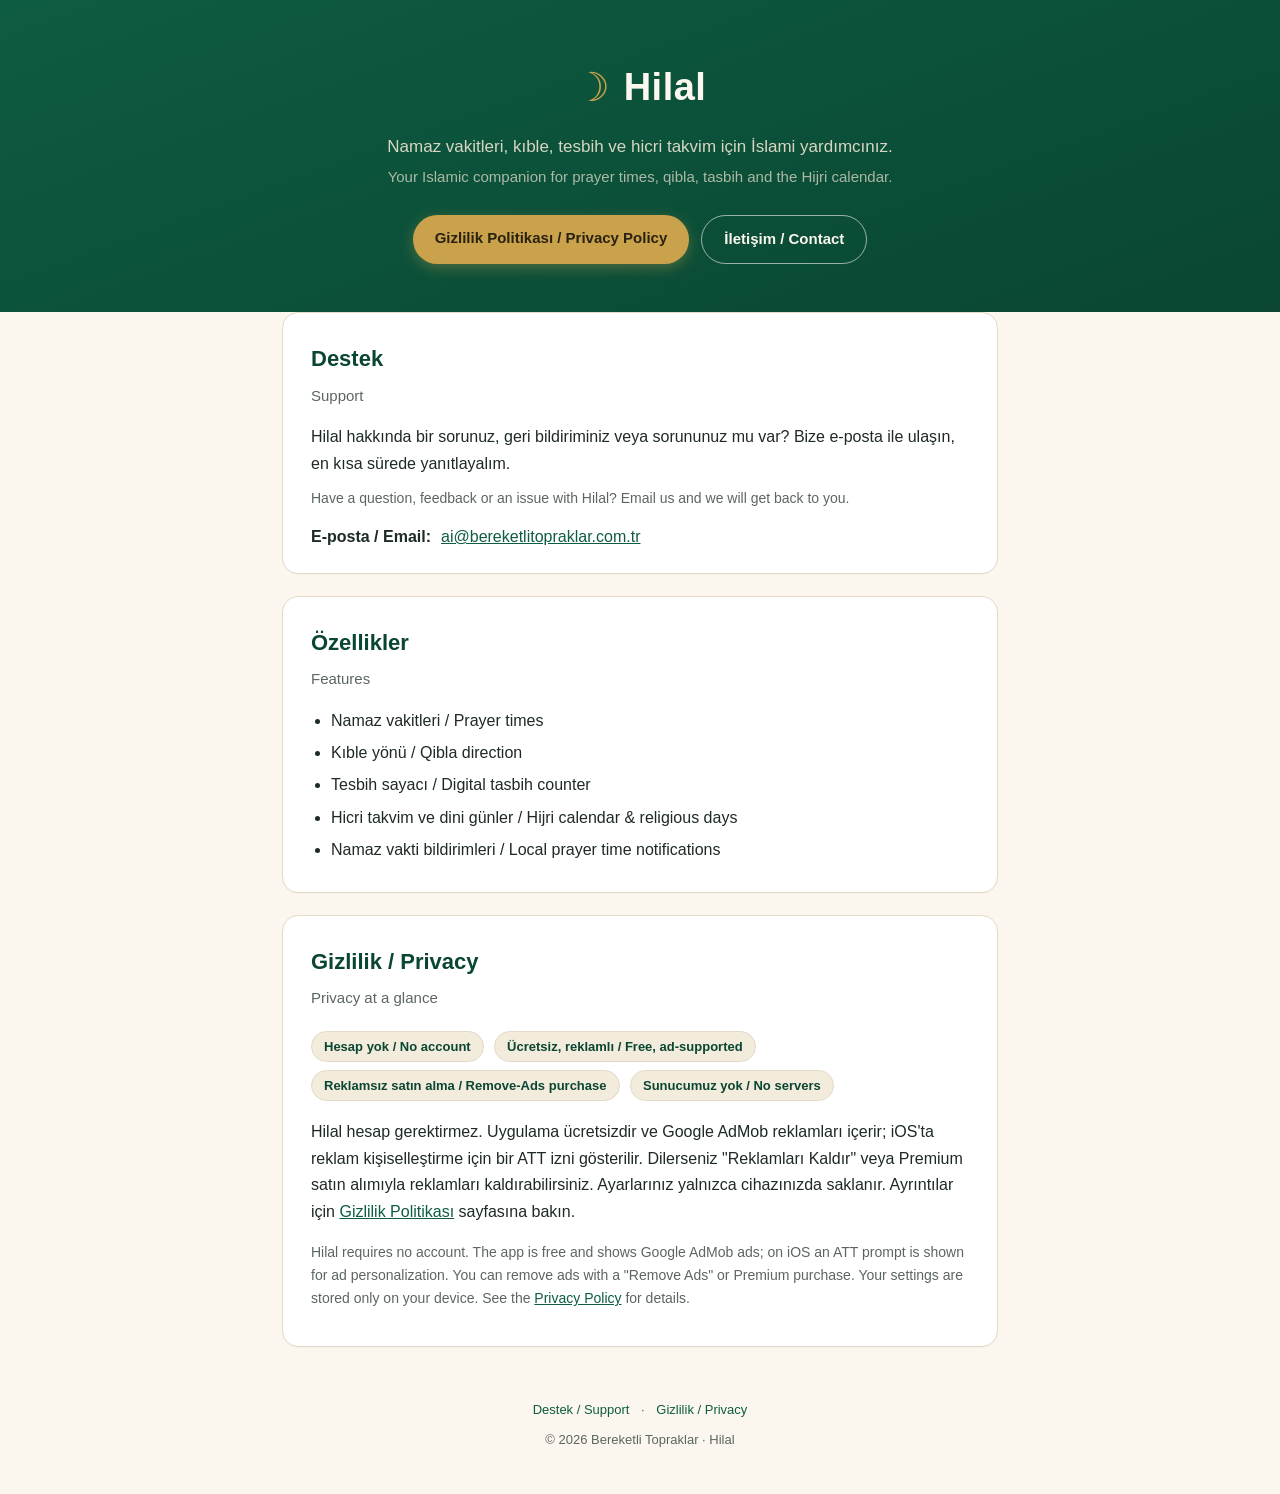
<file: hilal/index.html>
<!DOCTYPE html>
<html lang="en">
<head>
  <meta charset="UTF-8" />
  <meta name="viewport" content="width=device-width, initial-scale=1.0" />
  <title>Hilal — Support &amp; Destek</title>
  <meta name="description" content="Hilal — an Islamic companion app for prayer times, qibla, tasbih and the Hijri calendar. Support and contact." />
  <link rel="stylesheet" href="style.css" />
</head>
<body>
  <header class="site-header">
    <div class="container">
      <div class="brand">
        <span class="moon">&#9789;</span>
        <h1>Hilal</h1>
      </div>
      <p class="tagline">
        <span class="tr">Namaz vakitleri, kıble, tesbih ve hicri takvim için İslami yardımcınız.</span>
        <span class="en">Your Islamic companion for prayer times, qibla, tasbih and the Hijri calendar.</span>
      </p>
      <div class="actions">
        <a class="btn btn-gold" href="privacy.html">Gizlilik Politikası / Privacy Policy</a>
        <a class="btn btn-outline" href="mailto:ai@bereketlitopraklar.com.tr">İletişim / Contact</a>
      </div>
    </div>
  </header>

  <main class="container">
    <section class="card">
      <h2>Destek</h2>
      <p class="lead-en">Support</p>
      <p>
        Hilal hakkında bir sorunuz, geri bildiriminiz veya sorununuz mu var?
        Bize e-posta ile ulaşın, en kısa sürede yanıtlayalım.
      </p>
      <p style="color:var(--muted);font-size:14px;margin-top:-6px;">
        Have a question, feedback or an issue with Hilal? Email us and we will get back to you.
      </p>
      <div class="contact-row">
        <strong>E-posta / Email:</strong>
        <a href="mailto:ai@bereketlitopraklar.com.tr">ai@bereketlitopraklar.com.tr</a>
      </div>
    </section>

    <section class="card">
      <h2>Özellikler</h2>
      <p class="lead-en">Features</p>
      <ul class="features">
        <li>Namaz vakitleri / Prayer times</li>
        <li>Kıble yönü / Qibla direction</li>
        <li>Tesbih sayacı / Digital tasbih counter</li>
        <li>Hicri takvim ve dini günler / Hijri calendar &amp; religious days</li>
        <li>Namaz vakti bildirimleri / Local prayer time notifications</li>
      </ul>
    </section>

    <section class="card">
      <h2>Gizlilik / Privacy</h2>
      <p class="lead-en">Privacy at a glance</p>
      <div>
        <span class="badge">Hesap yok / No account</span>
        <span class="badge">Ücretsiz, reklamlı / Free, ad-supported</span>
        <span class="badge">Reklamsız satın alma / Remove-Ads purchase</span>
        <span class="badge">Sunucumuz yok / No servers</span>
      </div>
      <p style="margin-top:14px;">
        Hilal hesap gerektirmez. Uygulama ücretsizdir ve Google AdMob reklamları içerir; iOS'ta
        reklam kişiselleştirme için bir ATT izni gösterilir. Dilerseniz "Reklamları Kaldır" veya
        Premium satın alımıyla reklamları kaldırabilirsiniz. Ayarlarınız yalnızca cihazınızda
        saklanır. Ayrıntılar için <a href="privacy.html">Gizlilik Politikası</a> sayfasına bakın.
      </p>
      <p style="color:var(--muted);font-size:14px;">
        Hilal requires no account. The app is free and shows Google AdMob ads; on iOS an ATT
        prompt is shown for ad personalization. You can remove ads with a "Remove Ads" or Premium
        purchase. Your settings are stored only on your device. See the
        <a href="privacy.html">Privacy Policy</a> for details.
      </p>
    </section>
  </main>

  <footer class="site-footer">
    <div class="container">
      <div class="nav">
        <a href="index.html">Destek / Support</a> ·
        <a href="privacy.html">Gizlilik / Privacy</a>
      </div>
      <div>&copy; 2026 Bereketli Topraklar · Hilal</div>
    </div>
  </footer>
</body>
</html>
</file>
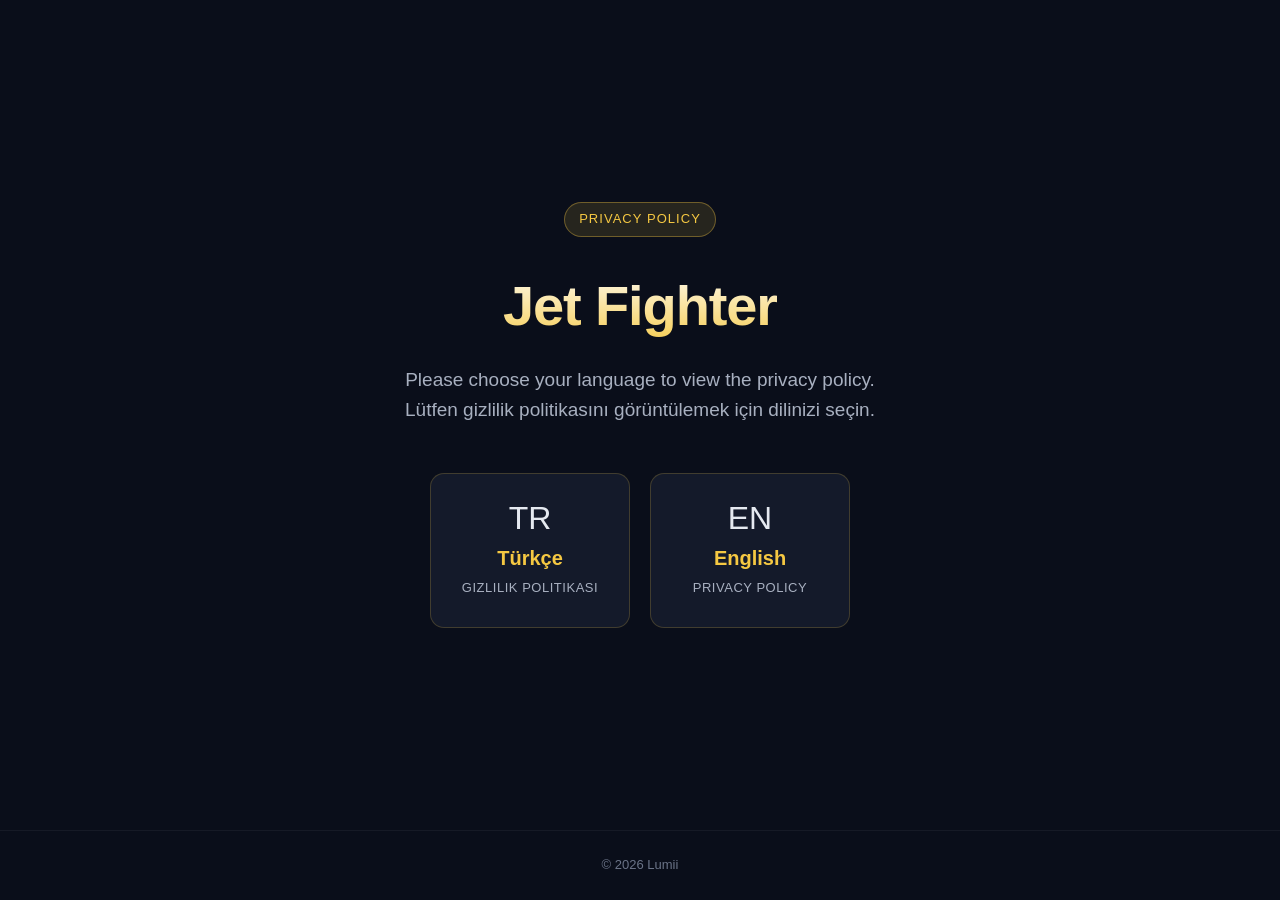
<file: jetfighter/index.html>
<!DOCTYPE html>
<html lang="en">
<head>
<meta charset="UTF-8">
<meta name="viewport" content="width=device-width, initial-scale=1">
<meta name="description" content="Jet Fighter — Privacy Policy. Choose your language.">
<title>Jet Fighter — Privacy Policy</title>
<style>
  *,*::before,*::after{box-sizing:border-box;margin:0;padding:0}
  html,body{height:100%}
  body{
    font-family:-apple-system,BlinkMacSystemFont,"Segoe UI",sans-serif;
    background:#0a0e1a;
    color:#e5e9f0;
    line-height:1.6;
    -webkit-font-smoothing:antialiased;
    display:flex;
    flex-direction:column;
    min-height:100vh;
  }
  main{
    flex:1;
    display:flex;
    flex-direction:column;
    justify-content:center;
    align-items:center;
    padding:24px;
    text-align:center;
  }
  .badge{
    display:inline-block;
    padding:6px 14px;
    background:rgba(245,200,66,.12);
    color:#f5c842;
    border:1px solid rgba(245,200,66,.35);
    border-radius:999px;
    font-size:13px;
    letter-spacing:.08em;
    text-transform:uppercase;
    margin-bottom:24px;
  }
  h1{
    font-size:clamp(36px,7vw,56px);
    font-weight:800;
    letter-spacing:-.02em;
    margin-bottom:14px;
    background:linear-gradient(180deg,#fff 0%,#f5c842 100%);
    -webkit-background-clip:text;
    background-clip:text;
    -webkit-text-fill-color:transparent;
  }
  .subtitle{
    font-size:clamp(16px,2.4vw,19px);
    color:#a8b0c0;
    margin-bottom:48px;
    max-width:520px;
  }
  .lang-grid{
    display:grid;
    grid-template-columns:1fr;
    gap:16px;
    width:100%;
    max-width:420px;
  }
  @media(min-width:520px){
    .lang-grid{grid-template-columns:1fr 1fr;gap:20px}
  }
  .lang-btn{
    display:flex;
    flex-direction:column;
    align-items:center;
    justify-content:center;
    padding:28px 20px;
    background:#141a2a;
    color:#e5e9f0;
    text-decoration:none;
    border:1px solid rgba(245,200,66,.2);
    border-radius:14px;
    transition:transform .15s ease, border-color .15s ease, background .15s ease;
  }
  .lang-btn:hover,.lang-btn:focus{
    transform:translateY(-2px);
    border-color:#f5c842;
    background:#1a2138;
    outline:none;
  }
  .lang-btn .flag{font-size:32px;margin-bottom:8px;line-height:1}
  .lang-btn .name{font-size:20px;font-weight:700;color:#f5c842;margin-bottom:4px}
  .lang-btn .label{font-size:13px;color:#a8b0c0;letter-spacing:.04em;text-transform:uppercase}
  footer{
    padding:24px;
    text-align:center;
    color:#6b7488;
    font-size:13px;
    border-top:1px solid rgba(255,255,255,.05);
  }
  @media print{
    body{background:#fff;color:#000}
    .lang-btn{border:1px solid #000;background:#fff;color:#000}
    .lang-btn .name{color:#000}
  }
</style>
</head>
<body>
<main>
  <span class="badge">Privacy Policy</span>
  <h1>Jet Fighter</h1>
  <p class="subtitle">Please choose your language to view the privacy policy.<br>Lütfen gizlilik politikasını görüntülemek için dilinizi seçin.</p>
  <nav class="lang-grid" aria-label="Language selection">
    <a class="lang-btn" href="/jetfighter/tr" hreflang="tr">
      <span class="flag" aria-hidden="true">TR</span>
      <span class="name">Türkçe</span>
      <span class="label">Gizlilik Politikası</span>
    </a>
    <a class="lang-btn" href="/jetfighter/en" hreflang="en">
      <span class="flag" aria-hidden="true">EN</span>
      <span class="name">English</span>
      <span class="label">Privacy Policy</span>
    </a>
  </nav>
</main>
<footer>© 2026 Lumii</footer>
</body>
</html>
</file>
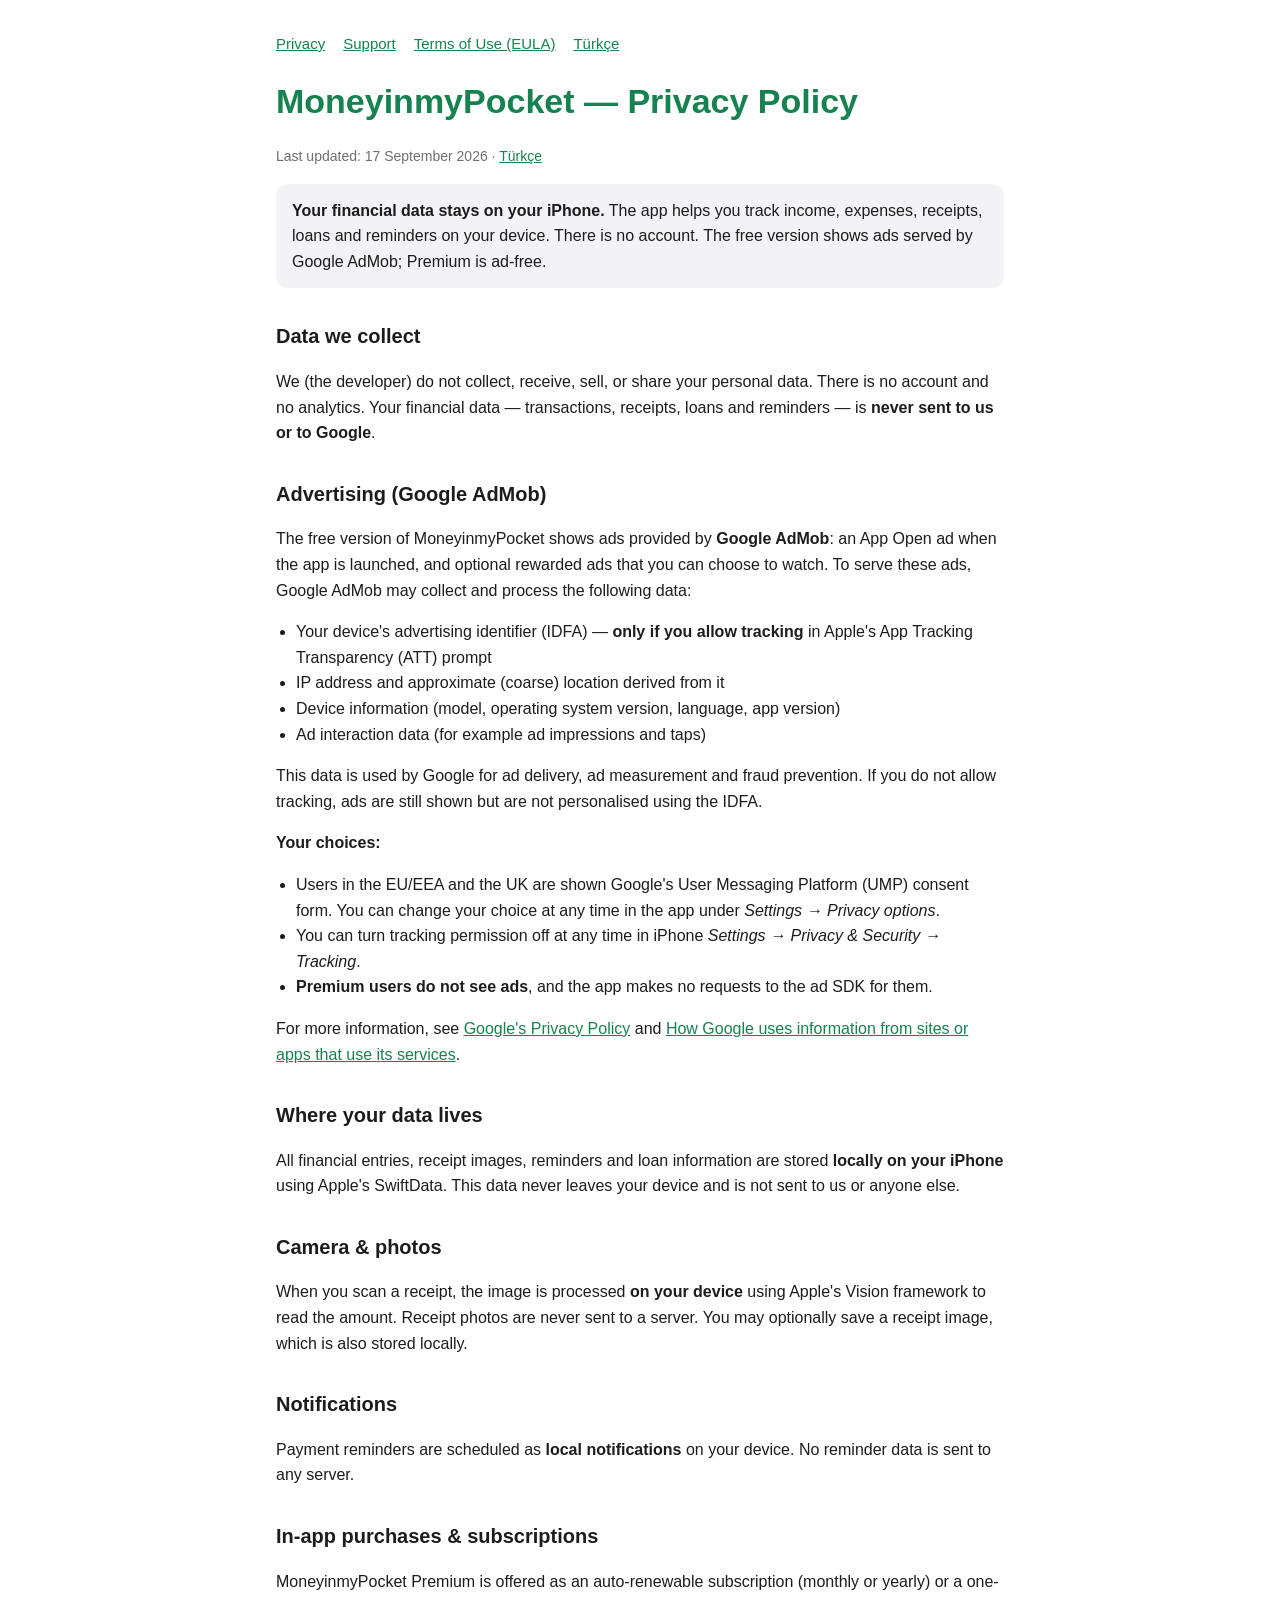
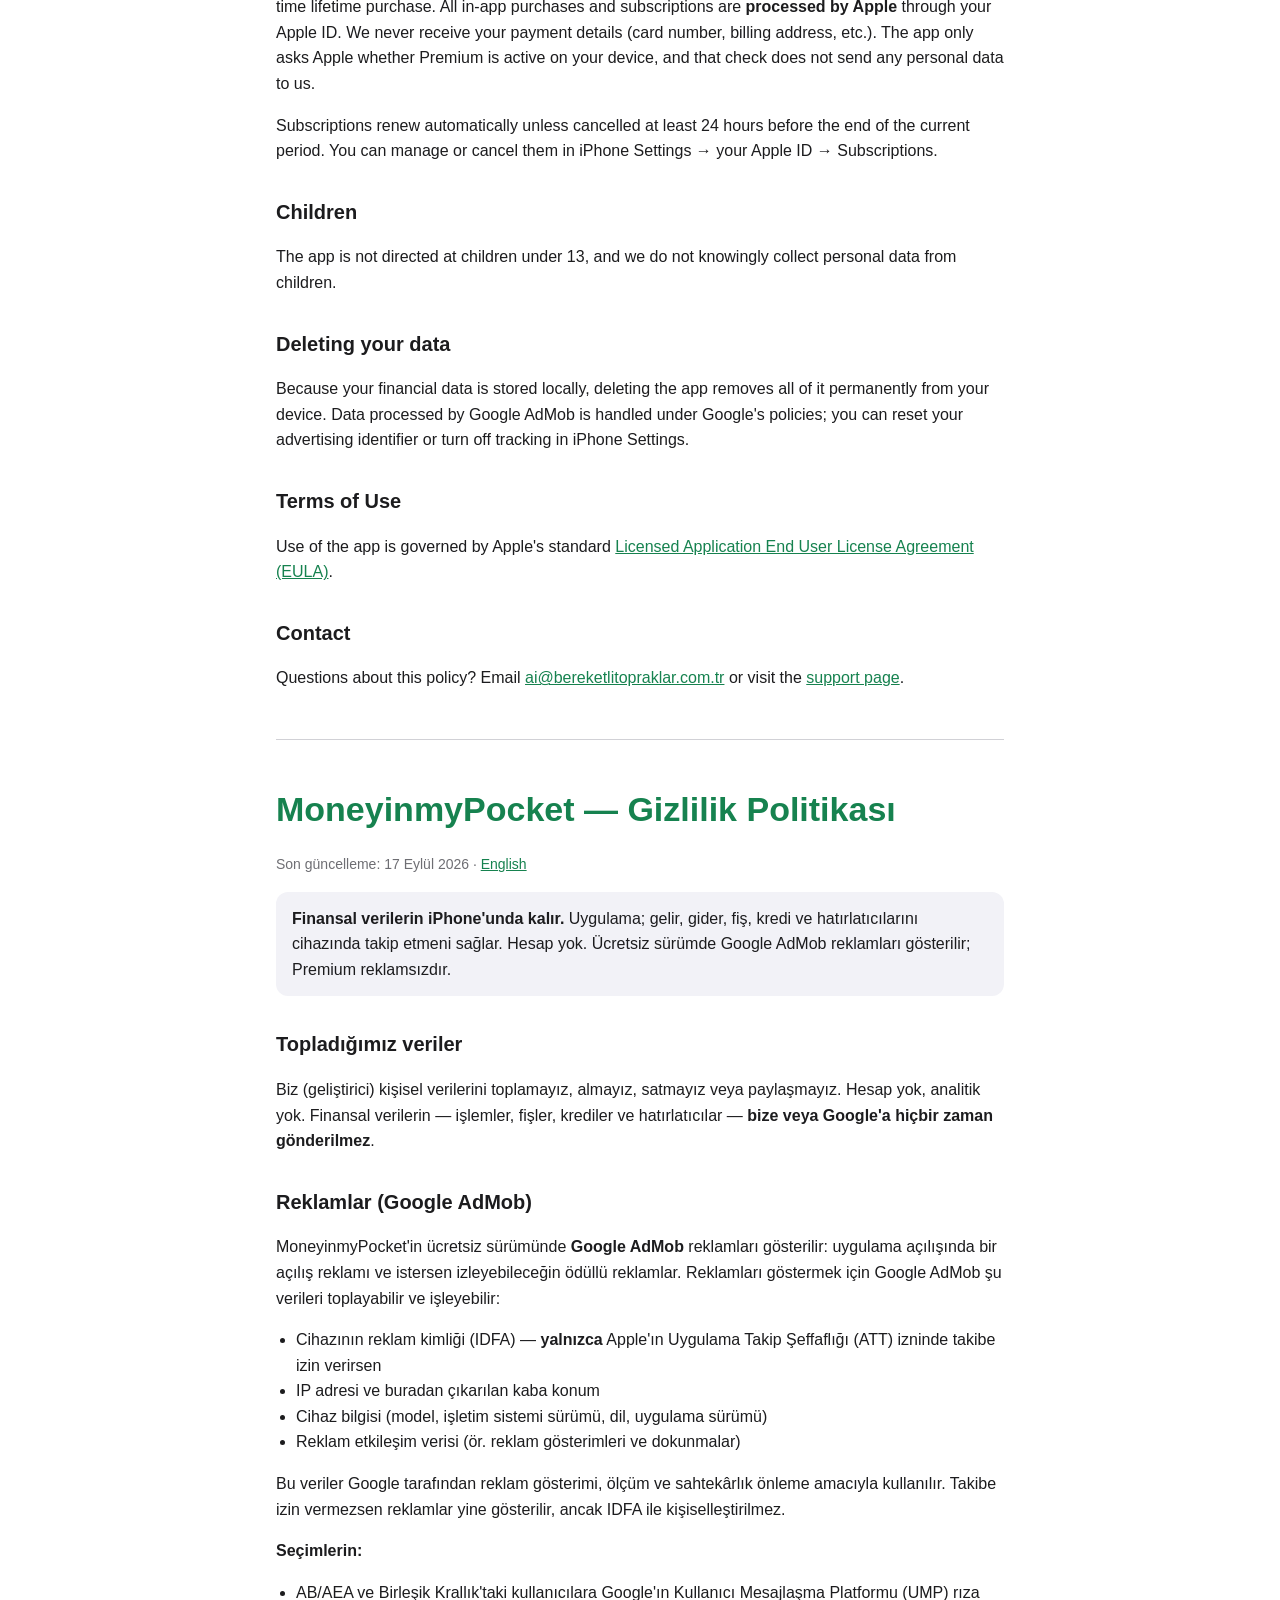
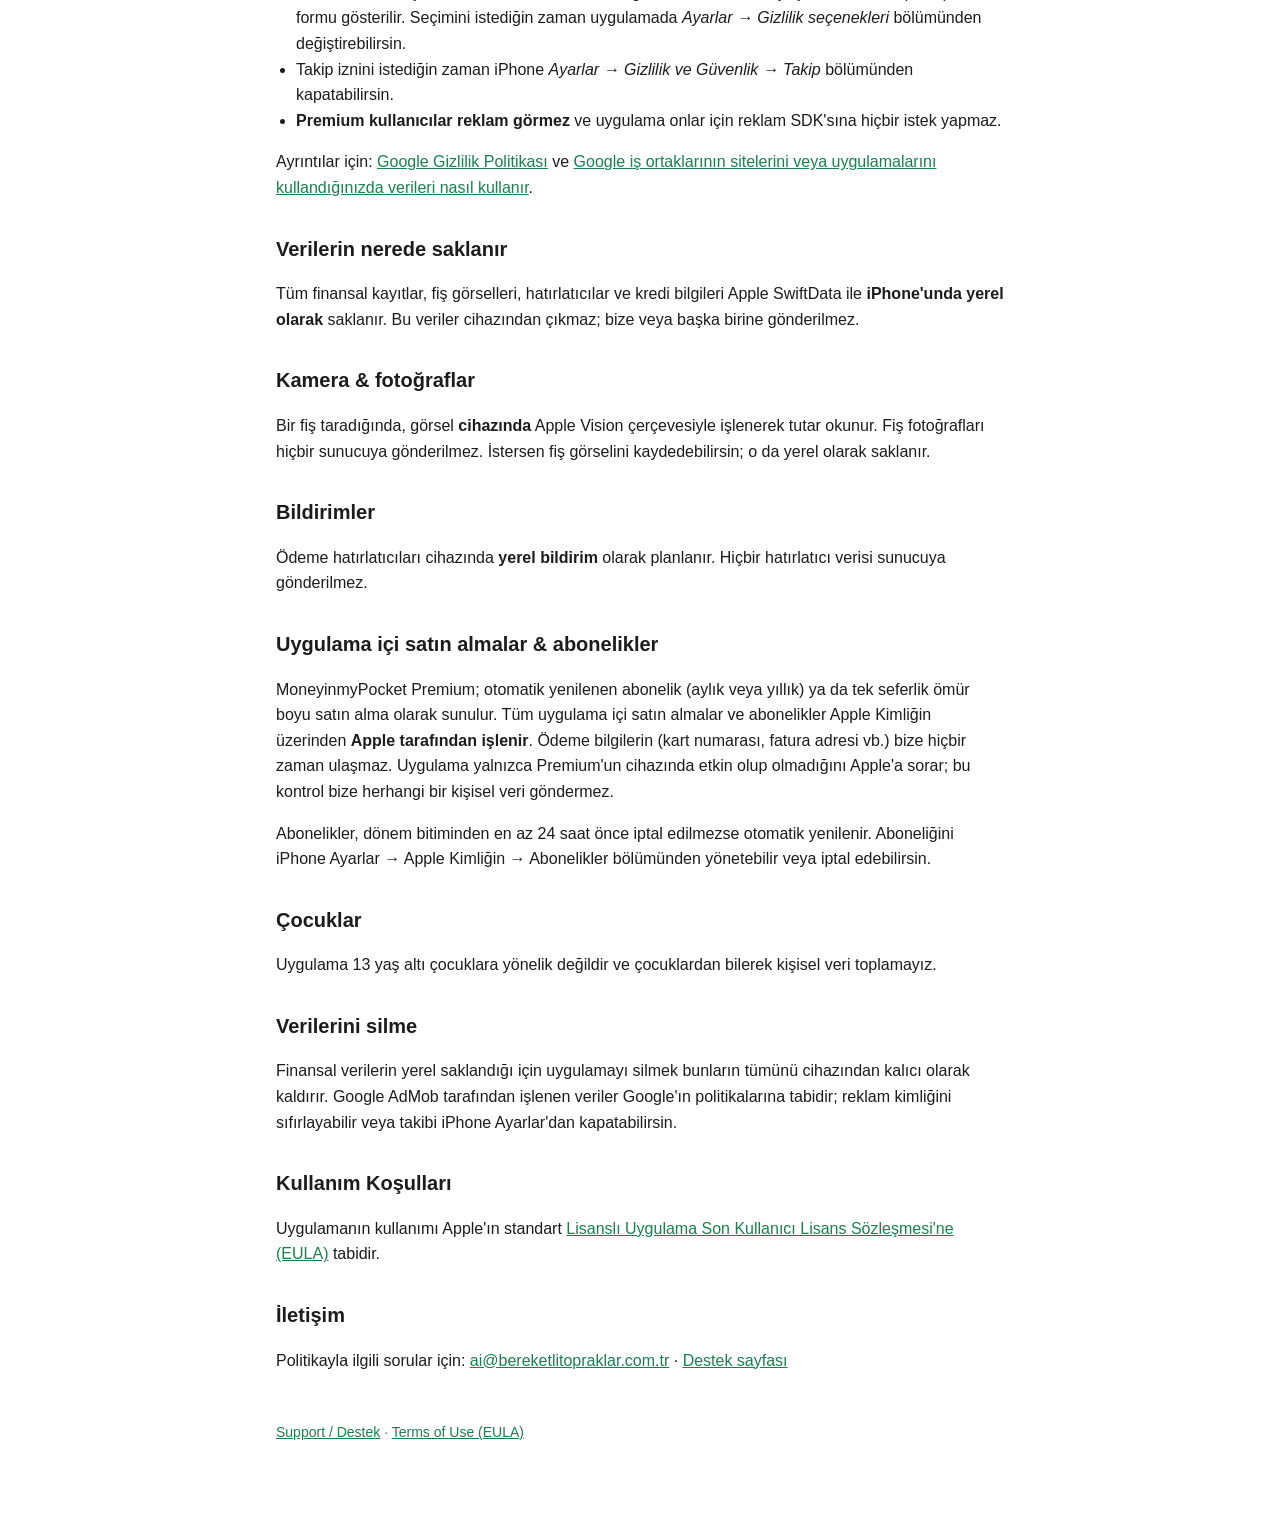
<file: moneyinmypocket/index.html>
<!DOCTYPE html>
<html lang="en">
<head>
<meta charset="UTF-8">
<meta name="viewport" content="width=device-width, initial-scale=1.0">
<title>MoneyinmyPocket — Privacy Policy</title>
<meta name="description" content="MoneyinmyPocket privacy policy: your financial data stays on your iPhone; the free version shows Google AdMob ads, Premium is ad-free.">
<style>
  :root { color-scheme: light dark; --fg:#1c1c1e; --bg:#fff; --muted:#6e6e73; --accent:#16824f; --line:#d1d1d6; --soft:#f2f2f7; }
  @media (prefers-color-scheme: dark){ :root{ --fg:#e5e5e7; --bg:#000; --muted:#98989d; --accent:#4dd07e; --line:#38383a; --soft:#1c1c1e; } }
  * { box-sizing: border-box; }
  body { font-family: -apple-system, BlinkMacSystemFont, "Segoe UI", Roboto, sans-serif;
         max-width: 760px; margin: 0 auto; padding: 32px 16px 80px; line-height: 1.6;
         color: var(--fg); background: var(--bg); overflow-wrap: anywhere; }
  nav { display: flex; flex-wrap: wrap; gap: 8px 18px; font-size: 15px; margin-bottom: 24px; }
  h1 { color: var(--accent); line-height: 1.25; font-size: clamp(26px, 6vw, 34px); }
  h2 { margin-top: 32px; font-size: 20px; }
  .lang { font-size: 14px; color: var(--muted); }
  ul { padding-left: 20px; margin: 4px 0 12px; }
  .note { background: var(--soft); border-radius: 12px; padding: 14px 16px; }
  hr { border: none; border-top: 1px solid var(--line); margin: 48px 0; }
  a { color: var(--accent); }
  footer { margin-top: 48px; font-size: 14px; color: var(--muted); }
</style>
</head>
<body>

<nav>
  <a href="/moneyinmypocket/">Privacy</a>
  <a href="/moneyinmypocket/support">Support</a>
  <a href="https://www.apple.com/legal/internet-services/itunes/dev/stdeula/">Terms of Use (EULA)</a>
  <a href="#tr">Türkçe</a>
</nav>

<h1>MoneyinmyPocket — Privacy Policy</h1>
<p class="lang">Last updated: 17 September 2026 · <a href="#tr">Türkçe</a></p>

<p class="note"><strong>Your financial data stays on your iPhone.</strong> The app helps you track income, expenses, receipts, loans and reminders on your device. There is no account. The free version shows ads served by Google AdMob; Premium is ad-free.</p>

<h2>Data we collect</h2>
<p>We (the developer) do not collect, receive, sell, or share your personal data. There is no account and no analytics. Your financial data — transactions, receipts, loans and reminders — is <strong>never sent to us or to Google</strong>.</p>

<h2 id="ads">Advertising (Google AdMob)</h2>
<p>The free version of MoneyinmyPocket shows ads provided by <strong>Google AdMob</strong>: an App Open ad when the app is launched, and optional rewarded ads that you can choose to watch. To serve these ads, Google AdMob may collect and process the following data:</p>
<ul>
  <li>Your device's advertising identifier (IDFA) — <strong>only if you allow tracking</strong> in Apple's App Tracking Transparency (ATT) prompt</li>
  <li>IP address and approximate (coarse) location derived from it</li>
  <li>Device information (model, operating system version, language, app version)</li>
  <li>Ad interaction data (for example ad impressions and taps)</li>
</ul>
<p>This data is used by Google for ad delivery, ad measurement and fraud prevention. If you do not allow tracking, ads are still shown but are not personalised using the IDFA.</p>
<p><strong>Your choices:</strong></p>
<ul>
  <li>Users in the EU/EEA and the UK are shown Google's User Messaging Platform (UMP) consent form. You can change your choice at any time in the app under <em>Settings → Privacy options</em>.</li>
  <li>You can turn tracking permission off at any time in iPhone <em>Settings → Privacy &amp; Security → Tracking</em>.</li>
  <li><strong>Premium users do not see ads</strong>, and the app makes no requests to the ad SDK for them.</li>
</ul>
<p>For more information, see <a href="https://policies.google.com/privacy">Google's Privacy Policy</a> and <a href="https://policies.google.com/technologies/partner-sites">How Google uses information from sites or apps that use its services</a>.</p>

<h2>Where your data lives</h2>
<p>All financial entries, receipt images, reminders and loan information are stored <strong>locally on your iPhone</strong> using Apple's SwiftData. This data never leaves your device and is not sent to us or anyone else.</p>

<h2>Camera &amp; photos</h2>
<p>When you scan a receipt, the image is processed <strong>on your device</strong> using Apple's Vision framework to read the amount. Receipt photos are never sent to a server. You may optionally save a receipt image, which is also stored locally.</p>

<h2>Notifications</h2>
<p>Payment reminders are scheduled as <strong>local notifications</strong> on your device. No reminder data is sent to any server.</p>

<h2 id="purchases">In-app purchases &amp; subscriptions</h2>
<p>MoneyinmyPocket Premium is offered as an auto-renewable subscription (monthly or yearly) or a one-time lifetime purchase. All in-app purchases and subscriptions are <strong>processed by Apple</strong> through your Apple ID. We never receive your payment details (card number, billing address, etc.). The app only asks Apple whether Premium is active on your device, and that check does not send any personal data to us.</p>
<p>Subscriptions renew automatically unless cancelled at least 24 hours before the end of the current period. You can manage or cancel them in iPhone Settings → your Apple ID → Subscriptions.</p>

<h2>Children</h2>
<p>The app is not directed at children under 13, and we do not knowingly collect personal data from children.</p>

<h2>Deleting your data</h2>
<p>Because your financial data is stored locally, deleting the app removes all of it permanently from your device. Data processed by Google AdMob is handled under Google's policies; you can reset your advertising identifier or turn off tracking in iPhone Settings.</p>

<h2>Terms of Use</h2>
<p>Use of the app is governed by Apple's standard <a href="https://www.apple.com/legal/internet-services/itunes/dev/stdeula/">Licensed Application End User License Agreement (EULA)</a>.</p>

<h2>Contact</h2>
<p>Questions about this policy? Email <a href="mailto:ai@bereketlitopraklar.com.tr">ai@bereketlitopraklar.com.tr</a> or visit the <a href="/moneyinmypocket/support">support page</a>.</p>

<hr>

<h1 id="tr">MoneyinmyPocket — Gizlilik Politikası</h1>
<p class="lang">Son güncelleme: 17 Eylül 2026 · <a href="#">English</a></p>

<p class="note"><strong>Finansal verilerin iPhone'unda kalır.</strong> Uygulama; gelir, gider, fiş, kredi ve hatırlatıcılarını cihazında takip etmeni sağlar. Hesap yok. Ücretsiz sürümde Google AdMob reklamları gösterilir; Premium reklamsızdır.</p>

<h2>Topladığımız veriler</h2>
<p>Biz (geliştirici) kişisel verilerini toplamayız, almayız, satmayız veya paylaşmayız. Hesap yok, analitik yok. Finansal verilerin — işlemler, fişler, krediler ve hatırlatıcılar — <strong>bize veya Google'a hiçbir zaman gönderilmez</strong>.</p>

<h2 id="reklamlar">Reklamlar (Google AdMob)</h2>
<p>MoneyinmyPocket'in ücretsiz sürümünde <strong>Google AdMob</strong> reklamları gösterilir: uygulama açılışında bir açılış reklamı ve istersen izleyebileceğin ödüllü reklamlar. Reklamları göstermek için Google AdMob şu verileri toplayabilir ve işleyebilir:</p>
<ul>
  <li>Cihazının reklam kimliği (IDFA) — <strong>yalnızca</strong> Apple'ın Uygulama Takip Şeffaflığı (ATT) izninde takibe izin verirsen</li>
  <li>IP adresi ve buradan çıkarılan kaba konum</li>
  <li>Cihaz bilgisi (model, işletim sistemi sürümü, dil, uygulama sürümü)</li>
  <li>Reklam etkileşim verisi (ör. reklam gösterimleri ve dokunmalar)</li>
</ul>
<p>Bu veriler Google tarafından reklam gösterimi, ölçüm ve sahtekârlık önleme amacıyla kullanılır. Takibe izin vermezsen reklamlar yine gösterilir, ancak IDFA ile kişiselleştirilmez.</p>
<p><strong>Seçimlerin:</strong></p>
<ul>
  <li>AB/AEA ve Birleşik Krallık'taki kullanıcılara Google'ın Kullanıcı Mesajlaşma Platformu (UMP) rıza formu gösterilir. Seçimini istediğin zaman uygulamada <em>Ayarlar → Gizlilik seçenekleri</em> bölümünden değiştirebilirsin.</li>
  <li>Takip iznini istediğin zaman iPhone <em>Ayarlar → Gizlilik ve Güvenlik → Takip</em> bölümünden kapatabilirsin.</li>
  <li><strong>Premium kullanıcılar reklam görmez</strong> ve uygulama onlar için reklam SDK'sına hiçbir istek yapmaz.</li>
</ul>
<p>Ayrıntılar için: <a href="https://policies.google.com/privacy">Google Gizlilik Politikası</a> ve <a href="https://policies.google.com/technologies/partner-sites">Google iş ortaklarının sitelerini veya uygulamalarını kullandığınızda verileri nasıl kullanır</a>.</p>

<h2>Verilerin nerede saklanır</h2>
<p>Tüm finansal kayıtlar, fiş görselleri, hatırlatıcılar ve kredi bilgileri Apple SwiftData ile <strong>iPhone'unda yerel olarak</strong> saklanır. Bu veriler cihazından çıkmaz; bize veya başka birine gönderilmez.</p>

<h2>Kamera &amp; fotoğraflar</h2>
<p>Bir fiş taradığında, görsel <strong>cihazında</strong> Apple Vision çerçevesiyle işlenerek tutar okunur. Fiş fotoğrafları hiçbir sunucuya gönderilmez. İstersen fiş görselini kaydedebilirsin; o da yerel olarak saklanır.</p>

<h2>Bildirimler</h2>
<p>Ödeme hatırlatıcıları cihazında <strong>yerel bildirim</strong> olarak planlanır. Hiçbir hatırlatıcı verisi sunucuya gönderilmez.</p>

<h2 id="satin-alma">Uygulama içi satın almalar &amp; abonelikler</h2>
<p>MoneyinmyPocket Premium; otomatik yenilenen abonelik (aylık veya yıllık) ya da tek seferlik ömür boyu satın alma olarak sunulur. Tüm uygulama içi satın almalar ve abonelikler Apple Kimliğin üzerinden <strong>Apple tarafından işlenir</strong>. Ödeme bilgilerin (kart numarası, fatura adresi vb.) bize hiçbir zaman ulaşmaz. Uygulama yalnızca Premium'un cihazında etkin olup olmadığını Apple'a sorar; bu kontrol bize herhangi bir kişisel veri göndermez.</p>
<p>Abonelikler, dönem bitiminden en az 24 saat önce iptal edilmezse otomatik yenilenir. Aboneliğini iPhone Ayarlar → Apple Kimliğin → Abonelikler bölümünden yönetebilir veya iptal edebilirsin.</p>

<h2>Çocuklar</h2>
<p>Uygulama 13 yaş altı çocuklara yönelik değildir ve çocuklardan bilerek kişisel veri toplamayız.</p>

<h2>Verilerini silme</h2>
<p>Finansal verilerin yerel saklandığı için uygulamayı silmek bunların tümünü cihazından kalıcı olarak kaldırır. Google AdMob tarafından işlenen veriler Google'ın politikalarına tabidir; reklam kimliğini sıfırlayabilir veya takibi iPhone Ayarlar'dan kapatabilirsin.</p>

<h2>Kullanım Koşulları</h2>
<p>Uygulamanın kullanımı Apple'ın standart <a href="https://www.apple.com/legal/internet-services/itunes/dev/stdeula/">Lisanslı Uygulama Son Kullanıcı Lisans Sözleşmesi'ne (EULA)</a> tabidir.</p>

<h2>İletişim</h2>
<p>Politikayla ilgili sorular için: <a href="mailto:ai@bereketlitopraklar.com.tr">ai@bereketlitopraklar.com.tr</a> · <a href="/moneyinmypocket/support#tr">Destek sayfası</a></p>

<footer>
  <a href="/moneyinmypocket/support">Support / Destek</a> ·
  <a href="https://www.apple.com/legal/internet-services/itunes/dev/stdeula/">Terms of Use (EULA)</a>
</footer>

</body>
</html>
</file>
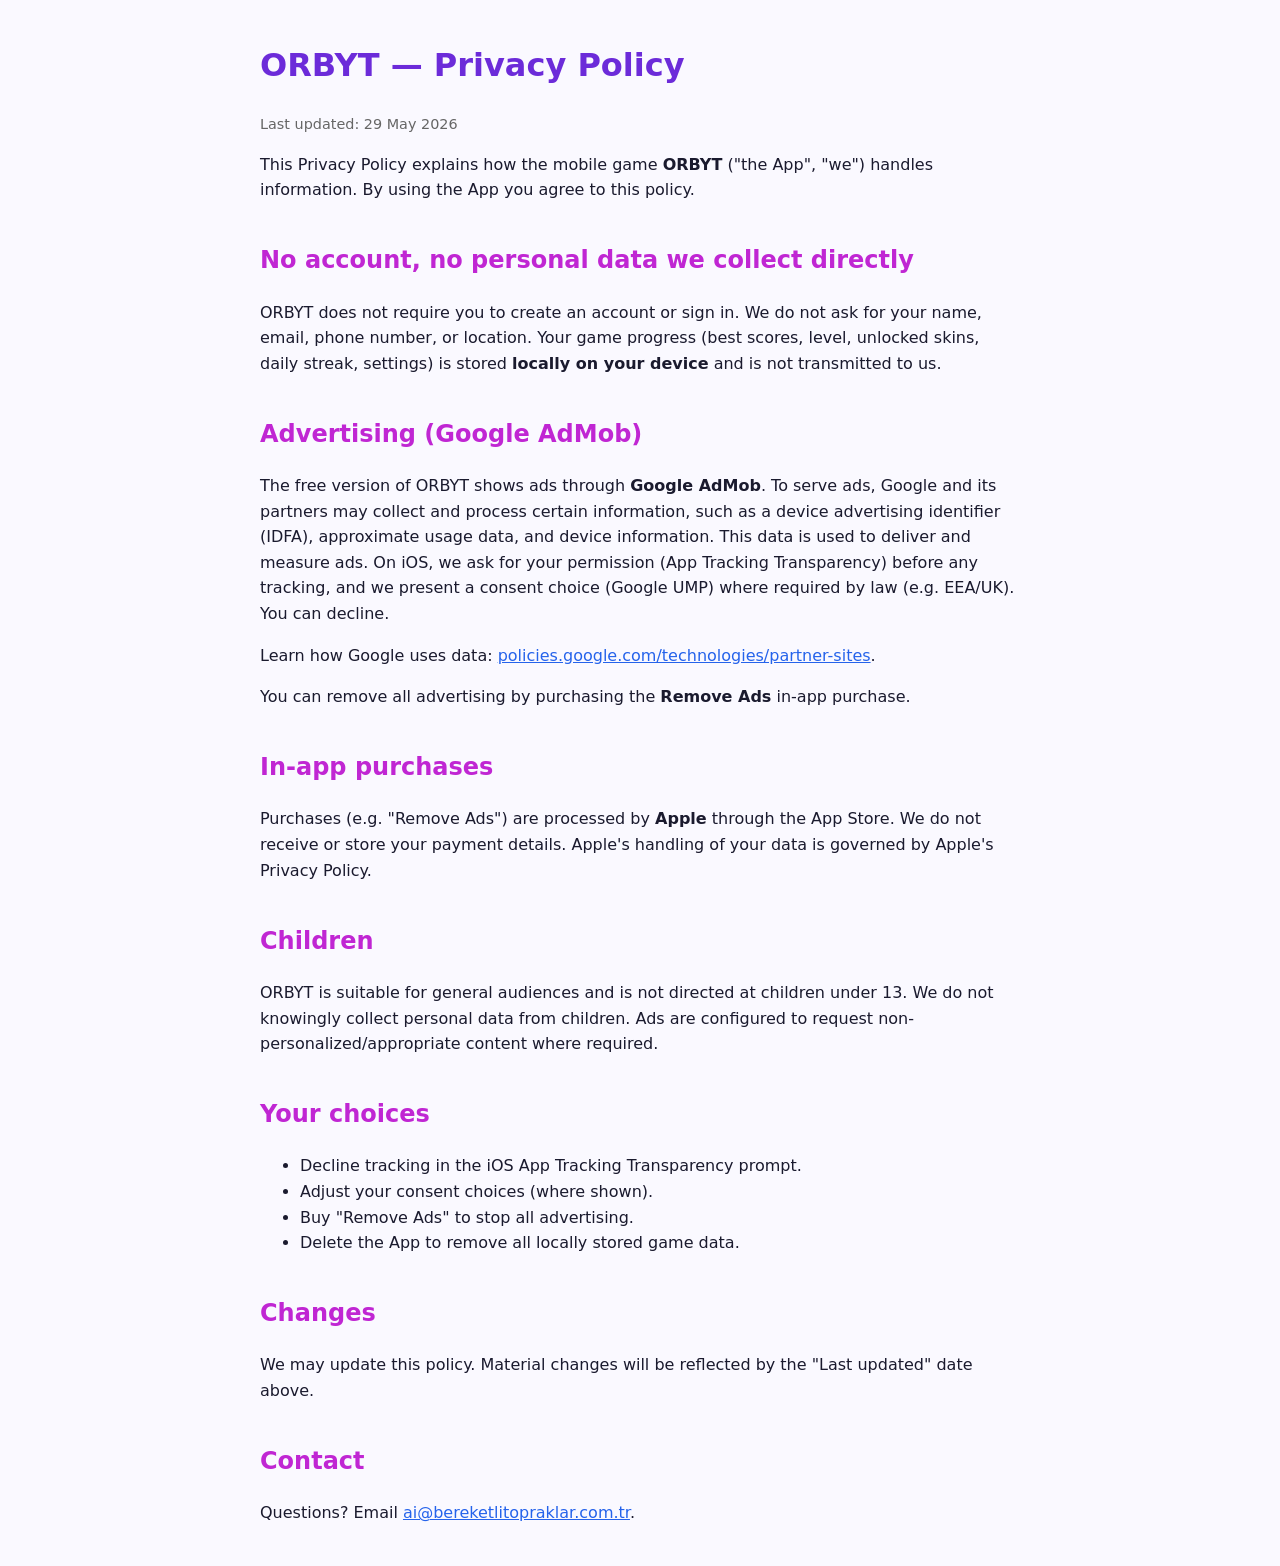
<file: orbyt/index.html>
<!DOCTYPE html>
<html lang="en">
<head>
<meta charset="utf-8">
<meta name="viewport" content="width=device-width, initial-scale=1">
<title>ORBYT — Privacy Policy</title>
<style>
  body { font-family: -apple-system, system-ui, Segoe UI, Roboto, sans-serif;
         max-width: 760px; margin: 40px auto; padding: 0 20px; line-height: 1.6;
         color: #1a1a2e; background: #faf9ff; }
  h1 { color: #6c2bd9; } h2 { color: #c026d3; margin-top: 1.6em; }
  a { color: #2563eb; } code { background: #efeaff; padding: 1px 5px; border-radius: 4px; }
  .muted { color: #666; font-size: 0.9em; }
</style>
</head>
<body>
<h1>ORBYT — Privacy Policy</h1>
<p class="muted">Last updated: 29 May 2026</p>

<p>This Privacy Policy explains how the mobile game <strong>ORBYT</strong> ("the App", "we") handles
information. By using the App you agree to this policy.</p>

<h2>No account, no personal data we collect directly</h2>
<p>ORBYT does not require you to create an account or sign in. We do not ask for your name, email,
phone number, or location. Your game progress (best scores, level, unlocked skins, daily streak,
settings) is stored <strong>locally on your device</strong> and is not transmitted to us.</p>

<h2>Advertising (Google AdMob)</h2>
<p>The free version of ORBYT shows ads through <strong>Google AdMob</strong>. To serve ads, Google and
its partners may collect and process certain information, such as a device advertising identifier
(IDFA), approximate usage data, and device information. This data is used to deliver and measure ads.
On iOS, we ask for your permission (App Tracking Transparency) before any tracking, and we present a
consent choice (Google UMP) where required by law (e.g. EEA/UK). You can decline.</p>
<p>Learn how Google uses data:
<a href="https://policies.google.com/technologies/partner-sites">policies.google.com/technologies/partner-sites</a>.</p>
<p>You can remove all advertising by purchasing the <strong>Remove Ads</strong> in-app purchase.</p>

<h2>In-app purchases</h2>
<p>Purchases (e.g. "Remove Ads") are processed by <strong>Apple</strong> through the App Store. We do
not receive or store your payment details. Apple's handling of your data is governed by Apple's
Privacy Policy.</p>

<h2>Children</h2>
<p>ORBYT is suitable for general audiences and is not directed at children under 13. We do not knowingly
collect personal data from children. Ads are configured to request non-personalized/appropriate content
where required.</p>

<h2>Your choices</h2>
<ul>
  <li>Decline tracking in the iOS App Tracking Transparency prompt.</li>
  <li>Adjust your consent choices (where shown).</li>
  <li>Buy "Remove Ads" to stop all advertising.</li>
  <li>Delete the App to remove all locally stored game data.</li>
</ul>

<h2>Changes</h2>
<p>We may update this policy. Material changes will be reflected by the "Last updated" date above.</p>

<h2>Contact</h2>
<p>Questions? Email <a href="mailto:ai@bereketlitopraklar.com.tr">ai@bereketlitopraklar.com.tr</a>.</p>

</body>
</html>
</file>
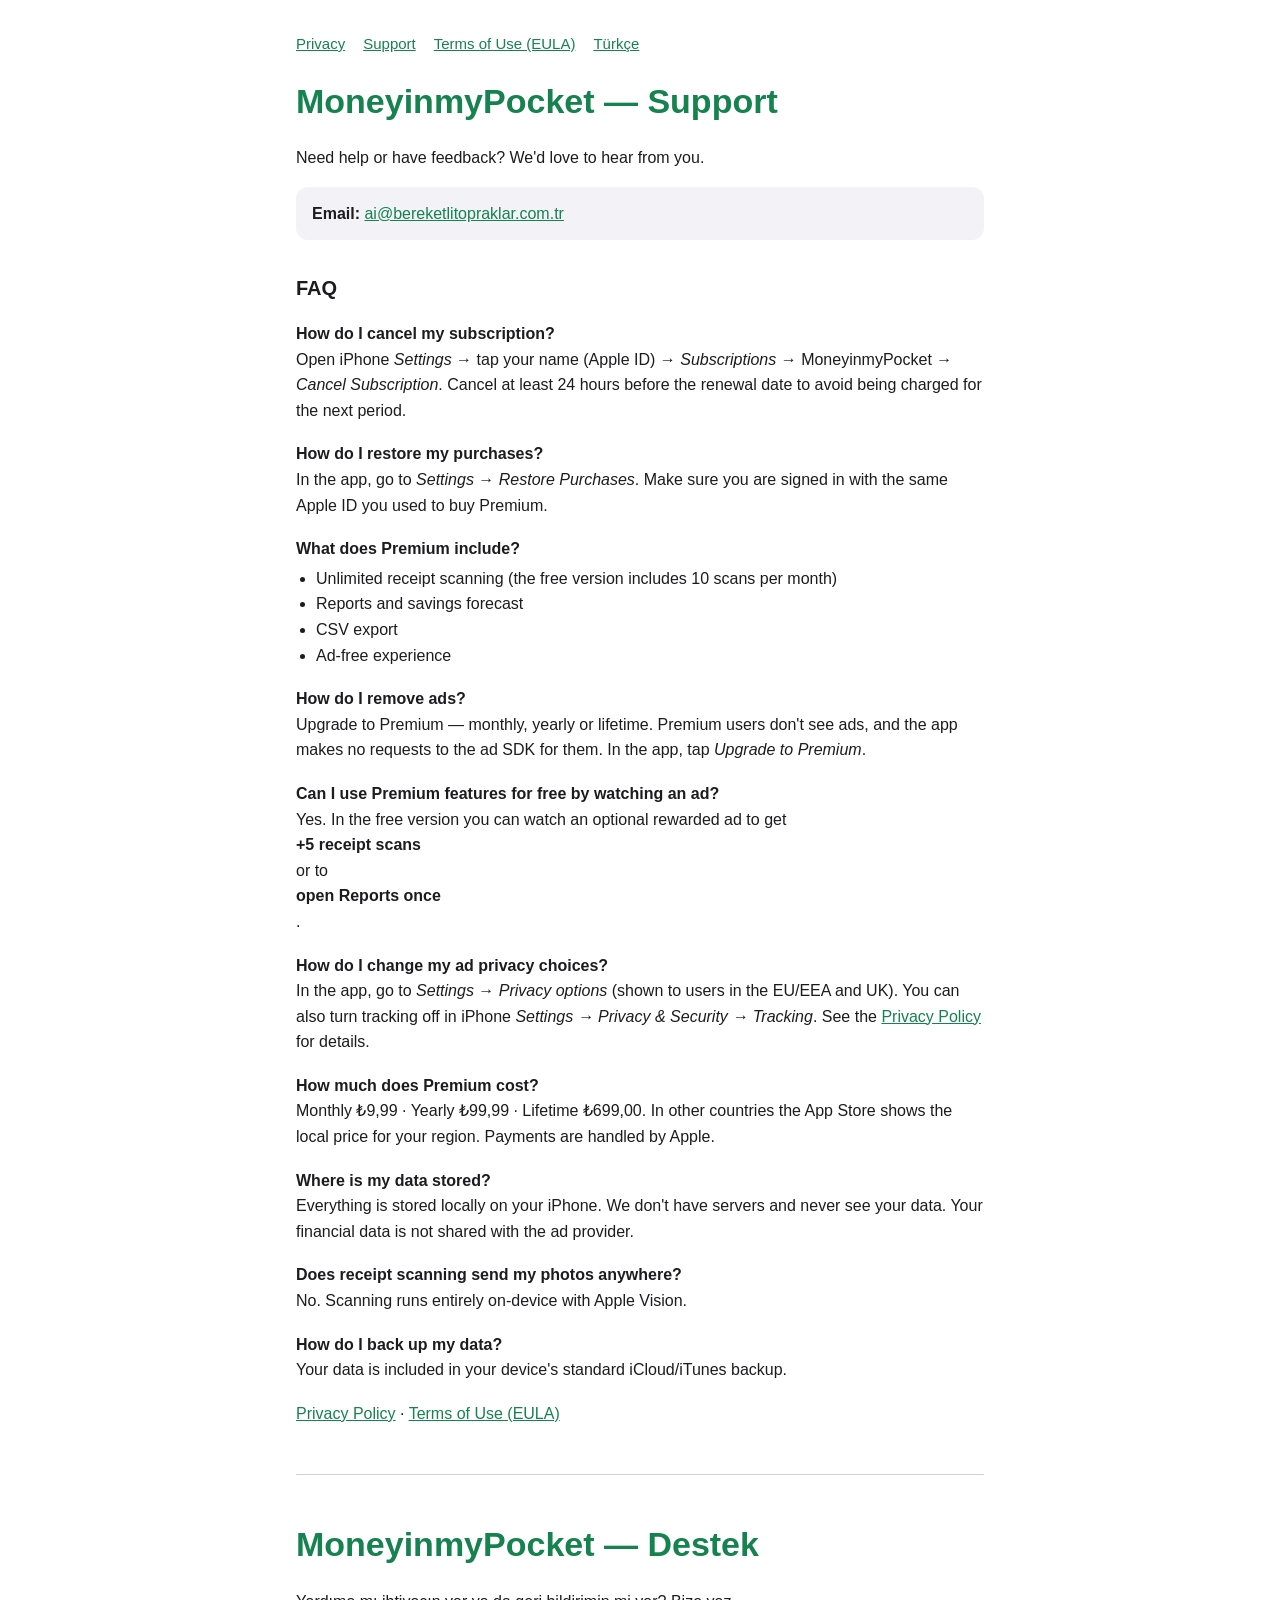
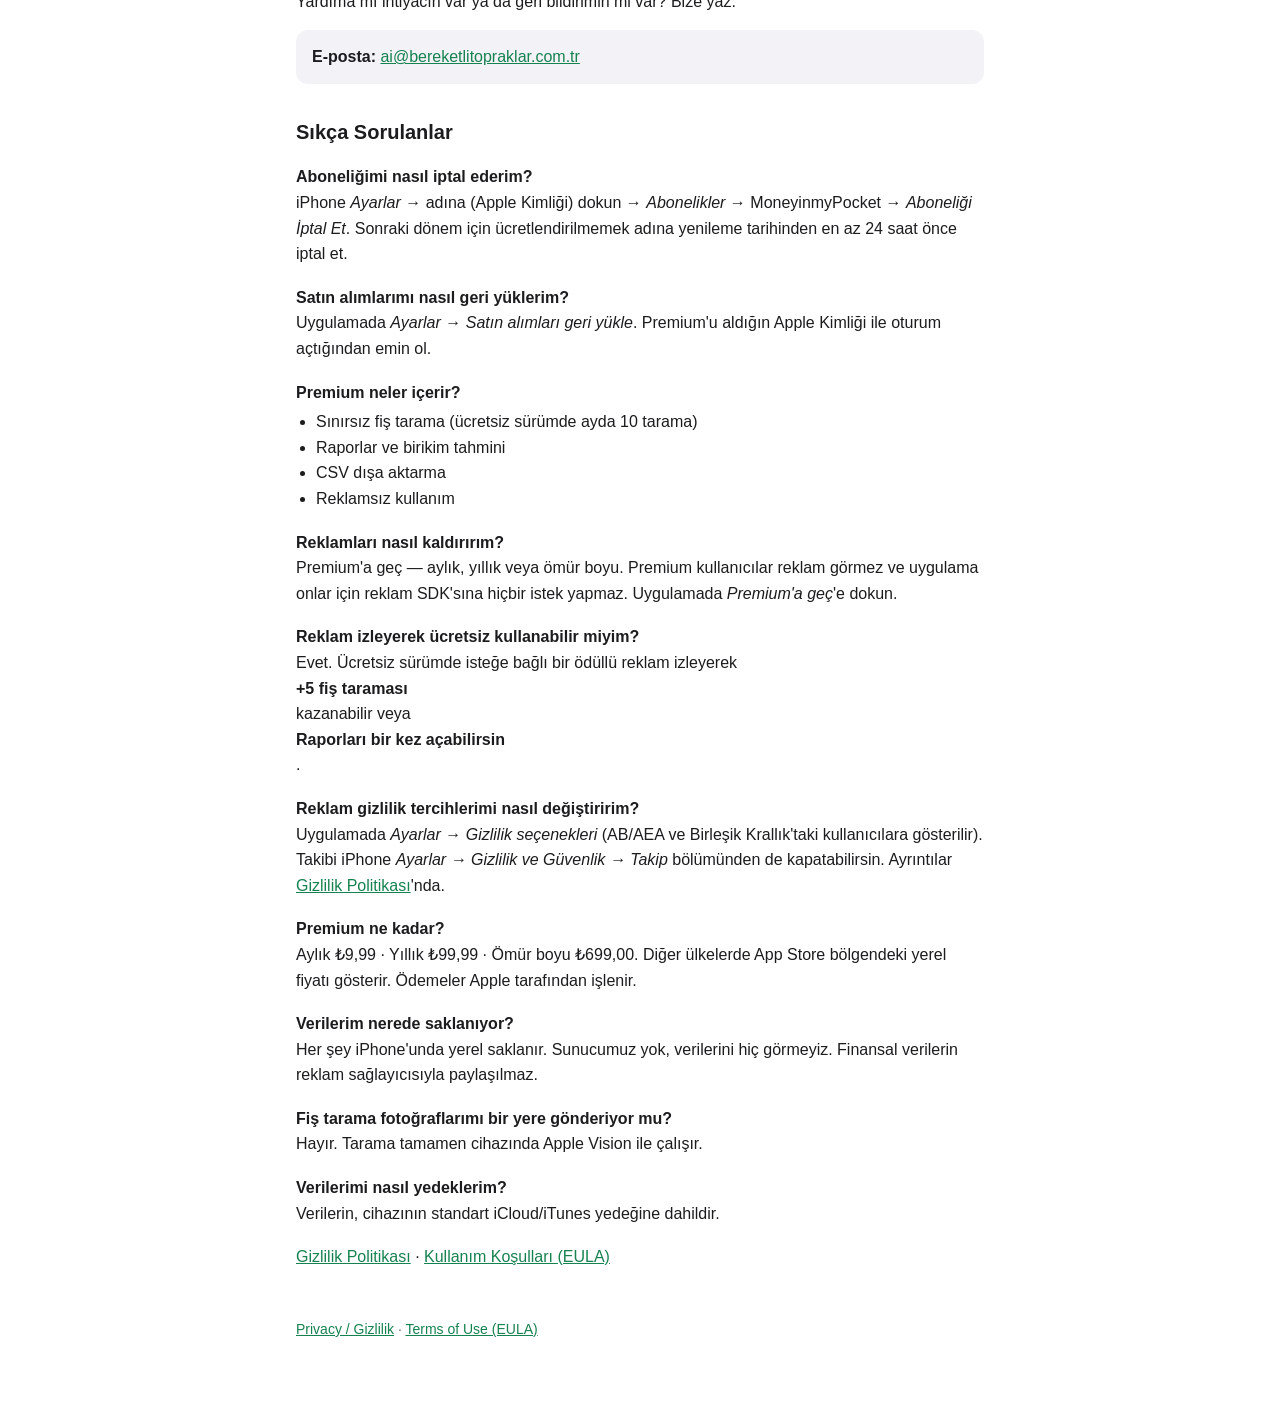
<file: moneyinmypocket/support/index.html>
<!DOCTYPE html>
<html lang="en">
<head>
<meta charset="UTF-8">
<meta name="viewport" content="width=device-width, initial-scale=1.0">
<title>MoneyinmyPocket — Support</title>
<meta name="description" content="MoneyinmyPocket support: contact, subscriptions, restoring purchases and FAQ.">
<style>
  :root { color-scheme: light dark; --fg:#1c1c1e; --bg:#fff; --muted:#6e6e73; --accent:#16824f; --line:#d1d1d6; --soft:#f2f2f7; }
  @media (prefers-color-scheme: dark){ :root{ --fg:#e5e5e7; --bg:#000; --muted:#98989d; --accent:#4dd07e; --line:#38383a; --soft:#1c1c1e; } }
  * { box-sizing: border-box; }
  body { font-family: -apple-system, BlinkMacSystemFont, "Segoe UI", Roboto, sans-serif;
         max-width: 720px; margin: 0 auto; padding: 32px 16px 80px; line-height: 1.6;
         color: var(--fg); background: var(--bg); overflow-wrap: anywhere; }
  nav { display: flex; flex-wrap: wrap; gap: 8px 18px; font-size: 15px; margin-bottom: 24px; }
  h1 { color: var(--accent); line-height: 1.25; font-size: clamp(26px, 6vw, 34px); }
  h2 { margin-top: 32px; font-size: 20px; }
  .contact { background: var(--soft); border-radius: 12px; padding: 14px 16px; }
  .qa { margin: 0 0 18px; }
  .qa strong { display: block; }
  ul { padding-left: 20px; margin: 4px 0; }
  hr { border: none; border-top: 1px solid var(--line); margin: 48px 0; }
  a { color: var(--accent); }
  footer { margin-top: 48px; font-size: 14px; color: var(--muted); }
</style>
</head>
<body>

<nav>
  <a href="/moneyinmypocket/">Privacy</a>
  <a href="/moneyinmypocket/support">Support</a>
  <a href="https://www.apple.com/legal/internet-services/itunes/dev/stdeula/">Terms of Use (EULA)</a>
  <a href="#tr">Türkçe</a>
</nav>

<h1>MoneyinmyPocket — Support</h1>
<p>Need help or have feedback? We'd love to hear from you.</p>
<p class="contact"><strong>Email:</strong> <a href="mailto:ai@bereketlitopraklar.com.tr">ai@bereketlitopraklar.com.tr</a></p>

<h2>FAQ</h2>

<div class="qa"><strong>How do I cancel my subscription?</strong>
Open iPhone <em>Settings</em> → tap your name (Apple ID) → <em>Subscriptions</em> → MoneyinmyPocket → <em>Cancel Subscription</em>. Cancel at least 24 hours before the renewal date to avoid being charged for the next period.</div>

<div class="qa"><strong>How do I restore my purchases?</strong>
In the app, go to <em>Settings</em> → <em>Restore Purchases</em>. Make sure you are signed in with the same Apple ID you used to buy Premium.</div>

<div class="qa"><strong>What does Premium include?</strong>
<ul>
  <li>Unlimited receipt scanning (the free version includes 10 scans per month)</li>
  <li>Reports and savings forecast</li>
  <li>CSV export</li>
  <li>Ad-free experience</li>
</ul></div>

<div class="qa"><strong>How do I remove ads?</strong>
Upgrade to Premium — monthly, yearly or lifetime. Premium users don't see ads, and the app makes no requests to the ad SDK for them. In the app, tap <em>Upgrade to Premium</em>.</div>

<div class="qa"><strong>Can I use Premium features for free by watching an ad?</strong>
Yes. In the free version you can watch an optional rewarded ad to get <strong>+5 receipt scans</strong> or to <strong>open Reports once</strong>.</div>

<div class="qa"><strong>How do I change my ad privacy choices?</strong>
In the app, go to <em>Settings</em> → <em>Privacy options</em> (shown to users in the EU/EEA and UK). You can also turn tracking off in iPhone <em>Settings → Privacy &amp; Security → Tracking</em>. See the <a href="/moneyinmypocket/#ads">Privacy Policy</a> for details.</div>

<div class="qa"><strong>How much does Premium cost?</strong>
Monthly ₺9,99 · Yearly ₺99,99 · Lifetime ₺699,00. In other countries the App Store shows the local price for your region. Payments are handled by Apple.</div>

<div class="qa"><strong>Where is my data stored?</strong>
Everything is stored locally on your iPhone. We don't have servers and never see your data. Your financial data is not shared with the ad provider.</div>

<div class="qa"><strong>Does receipt scanning send my photos anywhere?</strong>
No. Scanning runs entirely on-device with Apple Vision.</div>

<div class="qa"><strong>How do I back up my data?</strong>
Your data is included in your device's standard iCloud/iTunes backup.</div>

<p><a href="/moneyinmypocket/">Privacy Policy</a> · <a href="https://www.apple.com/legal/internet-services/itunes/dev/stdeula/">Terms of Use (EULA)</a></p>

<hr>

<h1 id="tr">MoneyinmyPocket — Destek</h1>
<p>Yardıma mı ihtiyacın var ya da geri bildirimin mi var? Bize yaz.</p>
<p class="contact"><strong>E-posta:</strong> <a href="mailto:ai@bereketlitopraklar.com.tr">ai@bereketlitopraklar.com.tr</a></p>

<h2>Sıkça Sorulanlar</h2>

<div class="qa"><strong>Aboneliğimi nasıl iptal ederim?</strong>
iPhone <em>Ayarlar</em> → adına (Apple Kimliği) dokun → <em>Abonelikler</em> → MoneyinmyPocket → <em>Aboneliği İptal Et</em>. Sonraki dönem için ücretlendirilmemek adına yenileme tarihinden en az 24 saat önce iptal et.</div>

<div class="qa"><strong>Satın alımlarımı nasıl geri yüklerim?</strong>
Uygulamada <em>Ayarlar</em> → <em>Satın alımları geri yükle</em>. Premium'u aldığın Apple Kimliği ile oturum açtığından emin ol.</div>

<div class="qa"><strong>Premium neler içerir?</strong>
<ul>
  <li>Sınırsız fiş tarama (ücretsiz sürümde ayda 10 tarama)</li>
  <li>Raporlar ve birikim tahmini</li>
  <li>CSV dışa aktarma</li>
  <li>Reklamsız kullanım</li>
</ul></div>

<div class="qa"><strong>Reklamları nasıl kaldırırım?</strong>
Premium'a geç — aylık, yıllık veya ömür boyu. Premium kullanıcılar reklam görmez ve uygulama onlar için reklam SDK'sına hiçbir istek yapmaz. Uygulamada <em>Premium'a geç</em>'e dokun.</div>

<div class="qa"><strong>Reklam izleyerek ücretsiz kullanabilir miyim?</strong>
Evet. Ücretsiz sürümde isteğe bağlı bir ödüllü reklam izleyerek <strong>+5 fiş taraması</strong> kazanabilir veya <strong>Raporları bir kez açabilirsin</strong>.</div>

<div class="qa"><strong>Reklam gizlilik tercihlerimi nasıl değiştiririm?</strong>
Uygulamada <em>Ayarlar</em> → <em>Gizlilik seçenekleri</em> (AB/AEA ve Birleşik Krallık'taki kullanıcılara gösterilir). Takibi iPhone <em>Ayarlar → Gizlilik ve Güvenlik → Takip</em> bölümünden de kapatabilirsin. Ayrıntılar <a href="/moneyinmypocket/#reklamlar">Gizlilik Politikası</a>'nda.</div>

<div class="qa"><strong>Premium ne kadar?</strong>
Aylık ₺9,99 · Yıllık ₺99,99 · Ömür boyu ₺699,00. Diğer ülkelerde App Store bölgendeki yerel fiyatı gösterir. Ödemeler Apple tarafından işlenir.</div>

<div class="qa"><strong>Verilerim nerede saklanıyor?</strong>
Her şey iPhone'unda yerel saklanır. Sunucumuz yok, verilerini hiç görmeyiz. Finansal verilerin reklam sağlayıcısıyla paylaşılmaz.</div>

<div class="qa"><strong>Fiş tarama fotoğraflarımı bir yere gönderiyor mu?</strong>
Hayır. Tarama tamamen cihazında Apple Vision ile çalışır.</div>

<div class="qa"><strong>Verilerimi nasıl yedeklerim?</strong>
Verilerin, cihazının standart iCloud/iTunes yedeğine dahildir.</div>

<p><a href="/moneyinmypocket/#tr">Gizlilik Politikası</a> · <a href="https://www.apple.com/legal/internet-services/itunes/dev/stdeula/">Kullanım Koşulları (EULA)</a></p>

<footer>
  <a href="/moneyinmypocket/">Privacy / Gizlilik</a> ·
  <a href="https://www.apple.com/legal/internet-services/itunes/dev/stdeula/">Terms of Use (EULA)</a>
</footer>

</body>
</html>
</file>
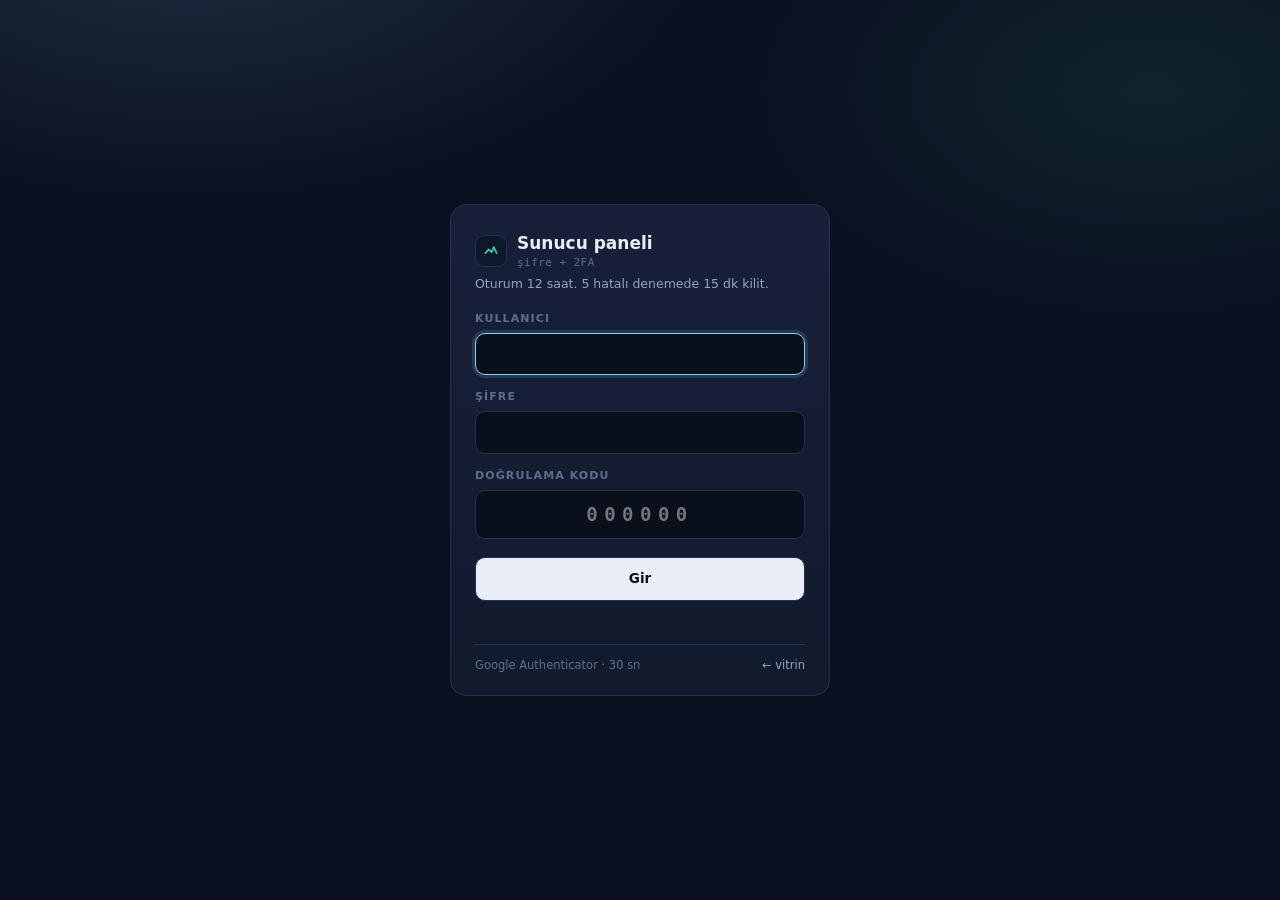
<file: giris.html>
<!doctype html>
<html lang="tr">
<head>
<meta charset="utf-8">
<meta name="viewport" content="width=device-width, initial-scale=1">
<meta name="robots" content="noindex,nofollow">
<title>Giriş — Lumii sunucu paneli</title>
<link rel="icon" href="data:image/svg+xml,%3Csvg xmlns='http://www.w3.org/2000/svg' viewBox='0 0 64 64'%3E%3Crect width='64' height='64' rx='14' fill='%230b1020'/%3E%3Cpath d='M12 40l12-14 10 10 8-18 10 22' fill='none' stroke='%2334d399' stroke-width='6' stroke-linecap='round' stroke-linejoin='round'/%3E%3C/svg%3E">
<style>
  /* Renk değişkenleri durum.html ile aynı. Dış kaynak yok: font sistem yığınından. */
  :root{--bg:#0b1020;--card:#121a2e;--card2:#172038;--line:#223052;--fg:#e8edf7;--muted:#96a3c0;--dim:#5f6d8c;
        --accent:#7dd3fc;--ok:#34d399;--warn:#fbbf24;--bad:#f87171;--radius:16px}
  *{box-sizing:border-box}
  body{margin:0;min-height:100vh;background:var(--bg);color:var(--fg);
       font-family:Manrope,system-ui,-apple-system,"Segoe UI",sans-serif;-webkit-font-smoothing:antialiased;
       line-height:1.45;font-size:14px;display:grid;place-items:center;padding:24px}
  .mono{font-family:ui-monospace,SFMono-Regular,Menlo,"JetBrains Mono",monospace}
  .bg{position:fixed;inset:0;z-index:-1;background:
      radial-gradient(900px 500px at 15% -10%, rgba(125,211,252,.16), transparent 60%),
      radial-gradient(700px 400px at 90% 10%, rgba(52,211,153,.10), transparent 60%), var(--bg)}
  .card{width:100%;max-width:380px;background:linear-gradient(180deg,var(--card2),var(--card));
        border:1px solid var(--line);border-radius:var(--radius);padding:26px 24px 22px}
  .brand{display:flex;align-items:center;gap:10px;font-weight:800;font-size:17px;margin-bottom:4px}
  .brand .mark{width:32px;height:32px;border-radius:9px;background:#0f172a;border:1px solid var(--line);display:grid;place-items:center;flex:none}
  .brand small{display:block;font-weight:500;font-size:11px;color:var(--dim);letter-spacing:.04em}
  .lead{color:var(--muted);font-size:12.5px;margin:0 0 18px}
  label{display:block;font-size:11px;letter-spacing:.1em;text-transform:uppercase;color:var(--dim);font-weight:700;margin:0 0 6px}
  .f{width:100%;border:1px solid var(--line);background:#0a0f1c;color:var(--fg);padding:10px 12px;
     border-radius:10px;font:inherit;font-size:14px}
  .f:focus{outline:none;border-color:var(--accent);box-shadow:0 0 0 3px rgba(125,211,252,.14)}
  .row{margin-bottom:14px}
  #code{letter-spacing:.34em;text-align:center;font-size:19px;font-weight:700;
        font-family:ui-monospace,SFMono-Regular,Menlo,monospace}
  .btn{width:100%;margin-top:4px;border:1px solid var(--line);background:var(--fg);color:var(--bg);
       padding:11px 12px;border-radius:10px;font:inherit;font-size:13.5px;font-weight:800;cursor:pointer}
  .btn:hover:not(:disabled){background:#fff}
  .btn:disabled{opacity:.5;cursor:progress}
  .msg{min-height:17px;margin:12px 0 0;font-size:12.5px;color:var(--bad);font-weight:600}
  .msg[data-s="ok"]{color:var(--ok)}
  .hint{margin:14px 0 0;padding-top:12px;border-top:1px solid var(--line);color:var(--dim);font-size:11.5px;display:flex;justify-content:space-between;gap:10px}
  .hint a{color:var(--muted);text-decoration:none}
  @media (prefers-reduced-motion:reduce){*{transition:none!important}}
</style>
</head>
<body>
<div class="bg"></div>
<main class="card">
  <div class="brand">
    <span class="mark" aria-hidden="true"><svg viewBox="0 0 64 64" width="18" height="18" fill="none"><path d="M12 40l12-14 10 10 8-18 10 22" stroke="#34d399" stroke-width="6" stroke-linecap="round" stroke-linejoin="round"/></svg></span>
    <span>Sunucu paneli<small class="mono">şifre + 2FA</small></span>
  </div>
  <p class="lead">Oturum 12 saat. 5 hatalı denemede 15 dk kilit.</p>

  <form id="form" autocomplete="on">
    <div class="row">
      <label for="user">Kullanıcı</label>
      <input class="f" id="user" name="username" autocomplete="username" autocapitalize="off" autocorrect="off" spellcheck="false" required>
    </div>
    <div class="row">
      <label for="pass">Şifre</label>
      <input class="f" id="pass" name="password" type="password" autocomplete="current-password" required>
    </div>
    <div class="row">
      <label for="code">Doğrulama kodu</label>
      <input class="f" id="code" name="otp" inputmode="numeric" autocomplete="one-time-code"
             pattern="[0-9]{6}" maxlength="6" placeholder="000000" required>
    </div>
    <button class="btn" id="go" type="submit">Gir</button>
  </form>
  <p class="msg" id="msg" role="status" aria-live="polite"></p>
  <div class="hint"><span>Google Authenticator · 30 sn</span><a href="/">← vitrin</a></div>
</main>

<script>
const $ = id => document.getElementById(id);
const form = $("form"), msg = $("msg"), go = $("go");

$("code").addEventListener("input", e => {
  e.target.value = e.target.value.replace(/\D/g, "").slice(0, 6);
});

function say(text, state){ msg.textContent = text; msg.dataset.s = state || "bad"; }

form.addEventListener("submit", async e => {
  e.preventDefault();
  go.disabled = true; say("", "ok"); msg.textContent = "kontrol ediliyor…"; msg.dataset.s = "ok";
  try {
    const r = await fetch("/api/auth/login", {
      method: "POST",
      headers: { "Content-Type": "application/json" },
      cache: "no-store",
      body: JSON.stringify({ user: $("user").value.trim(), pass: $("pass").value, code: $("code").value })
    });
    if (r.ok) { say("giriş başarılı", "ok"); location.replace("/durum"); return; }
    let err = "giriş başarısız (HTTP " + r.status + ")";
    try { const j = await r.json(); if (j && j.error) err = j.error; } catch {}
    if (r.status === 429 && err.indexOf("HTTP") === 0) err = "çok fazla deneme — biraz bekleyin";
    say(err);
  } catch {
    say("sunucuya ulaşılamadı");
  }
  $("code").value = ""; $("code").focus();
  go.disabled = false;
});

$("user").focus();
</script>
</body>
</html>
</file>
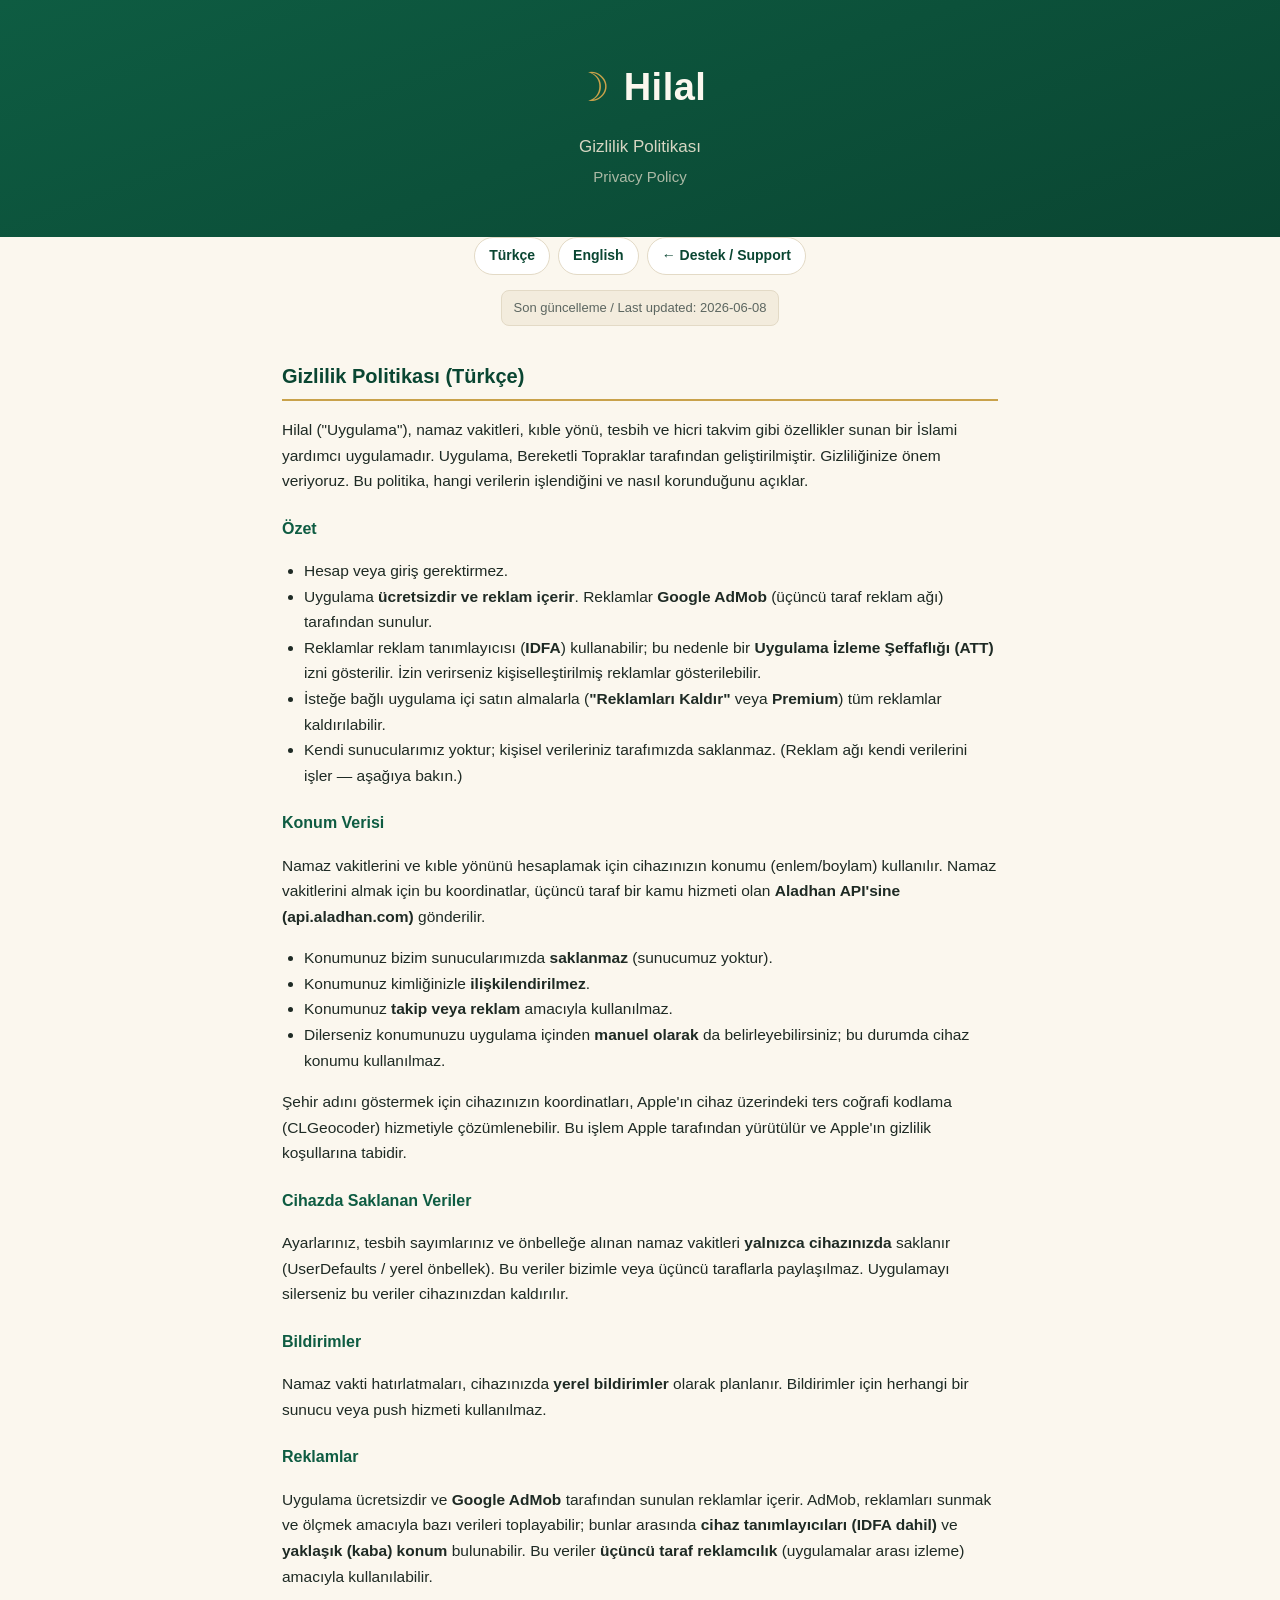
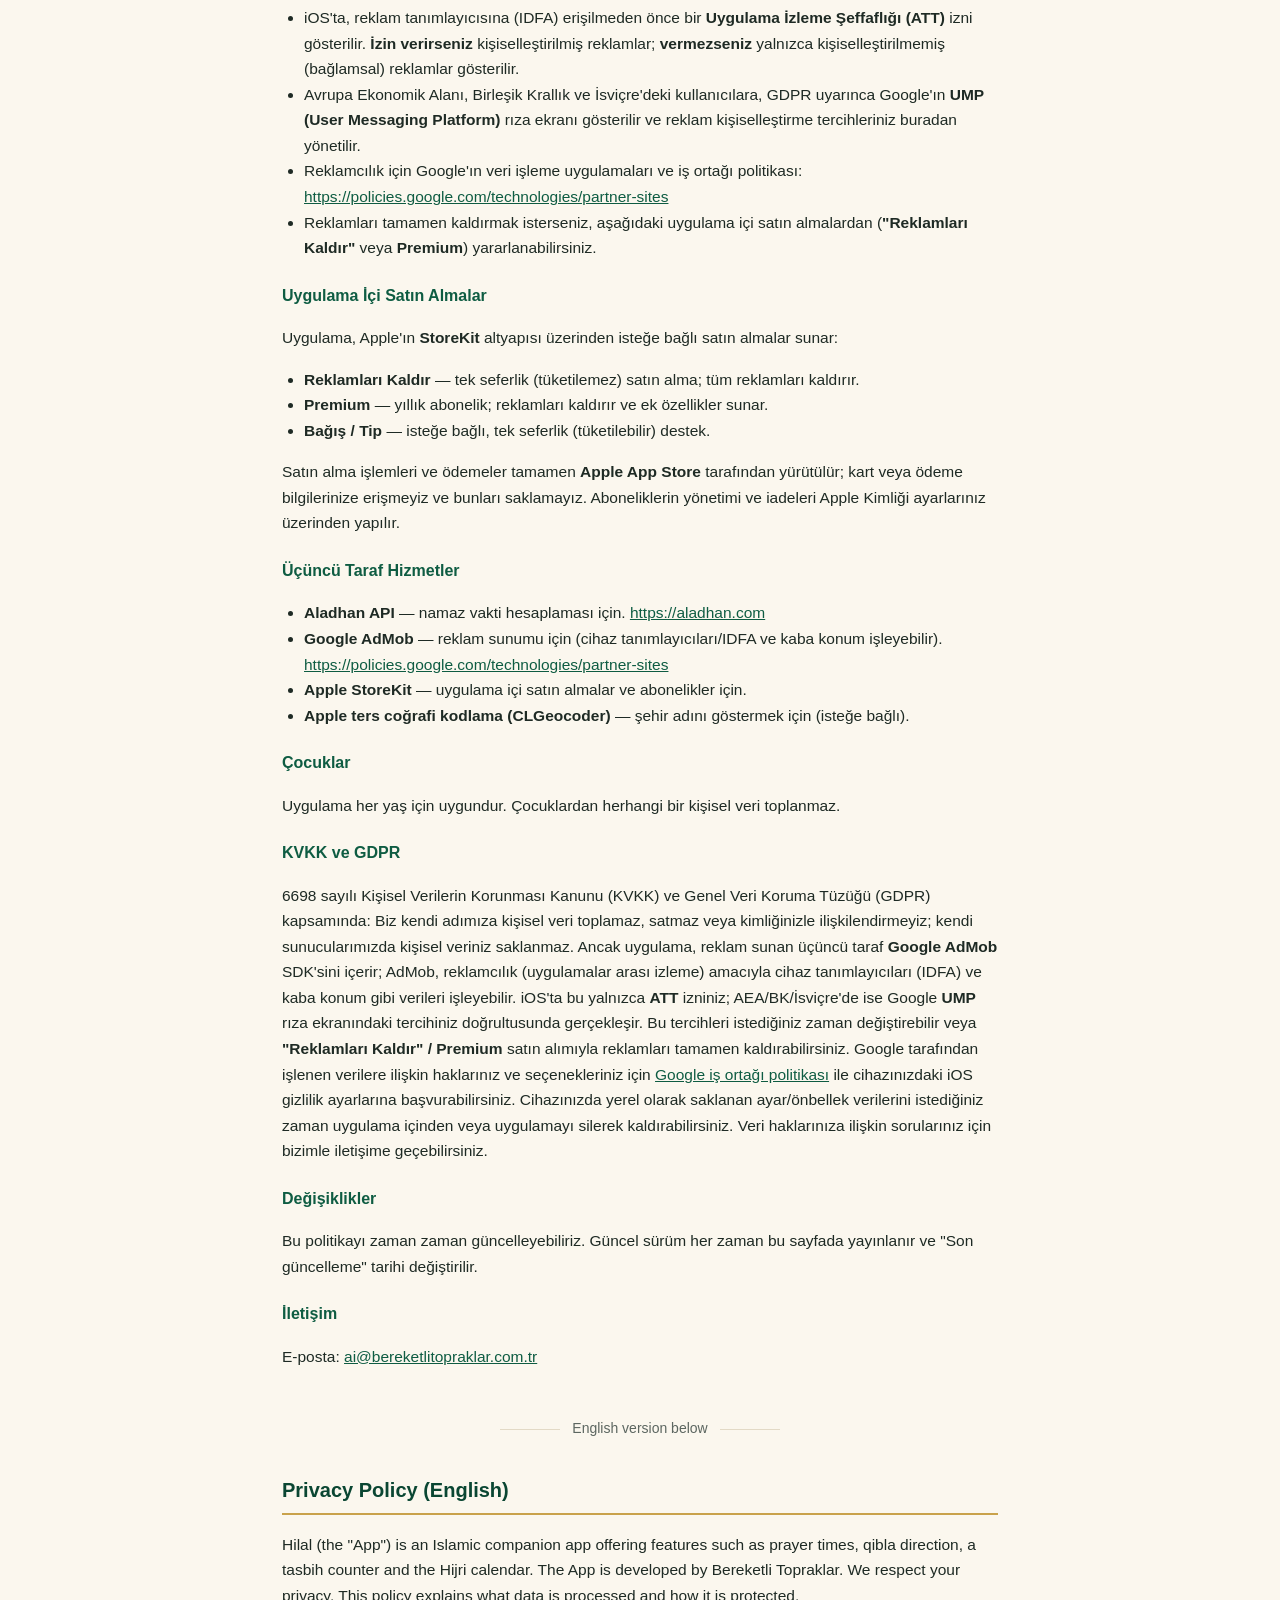
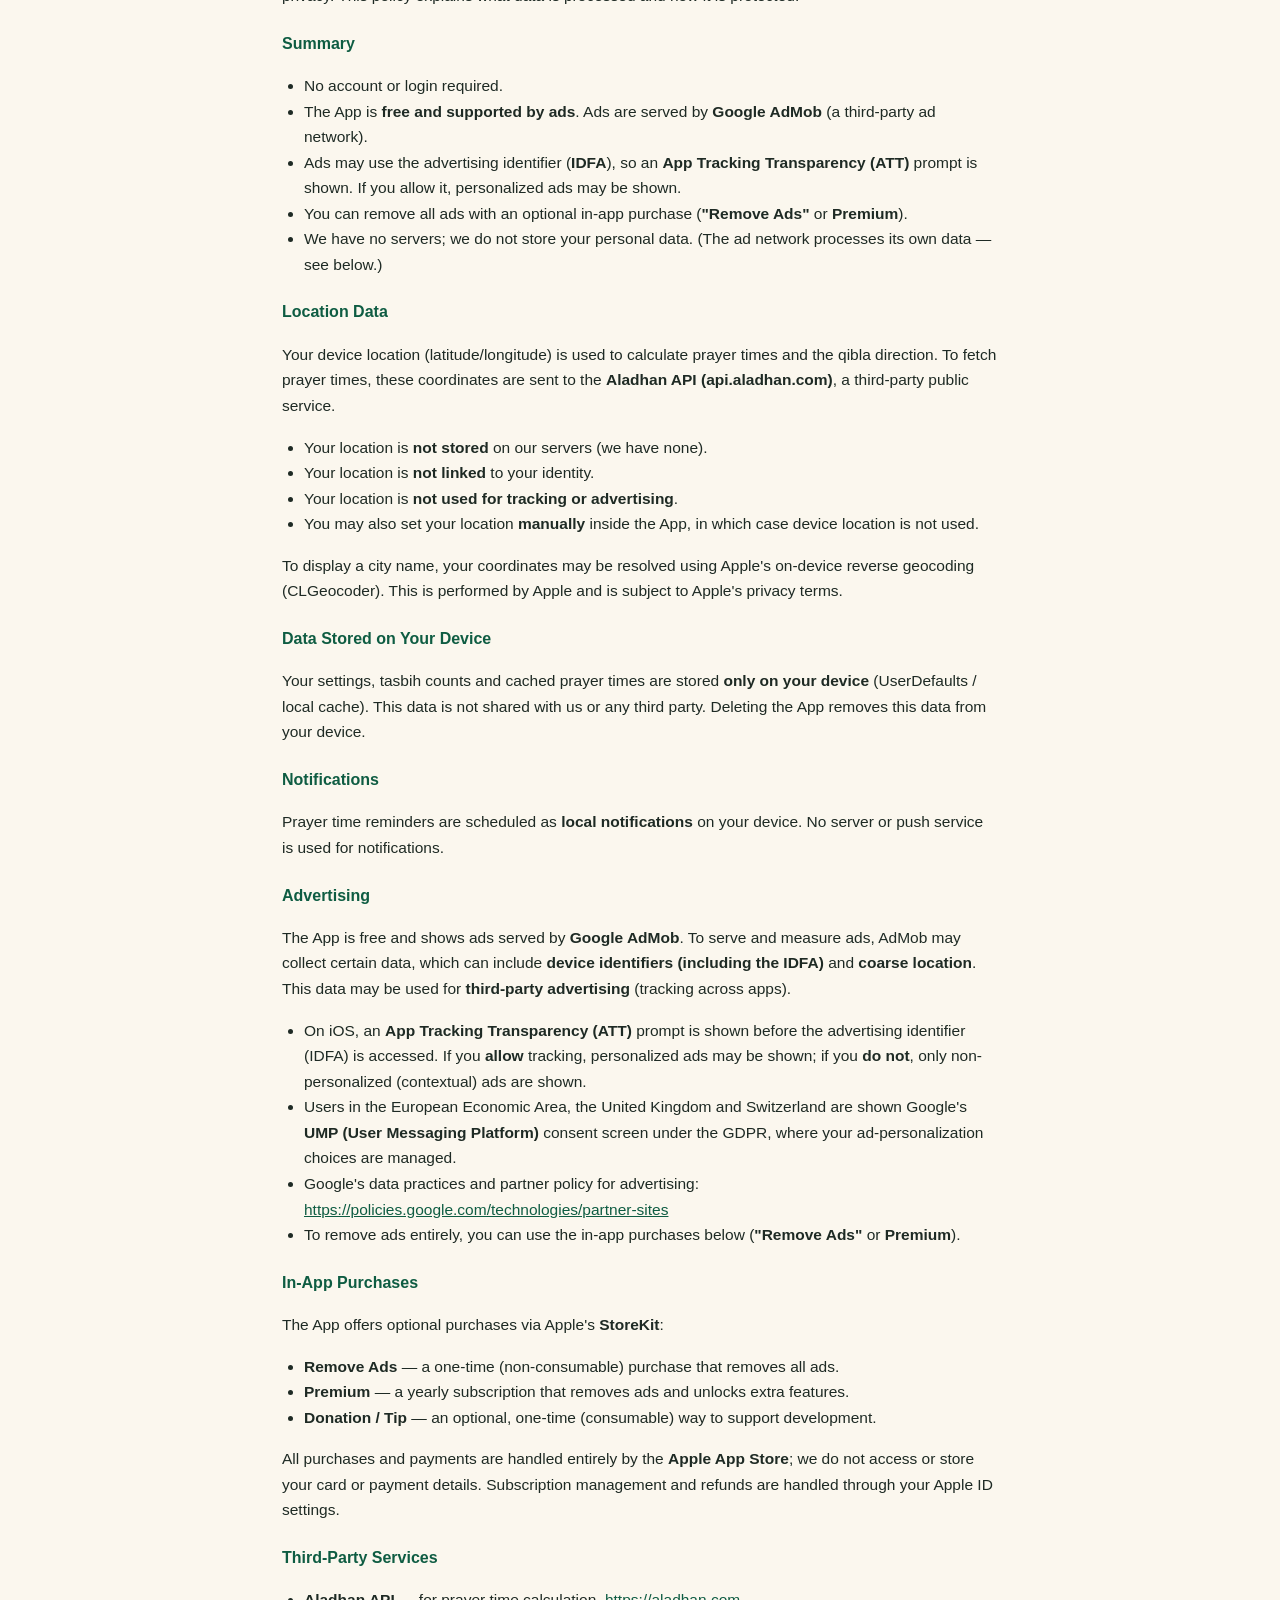
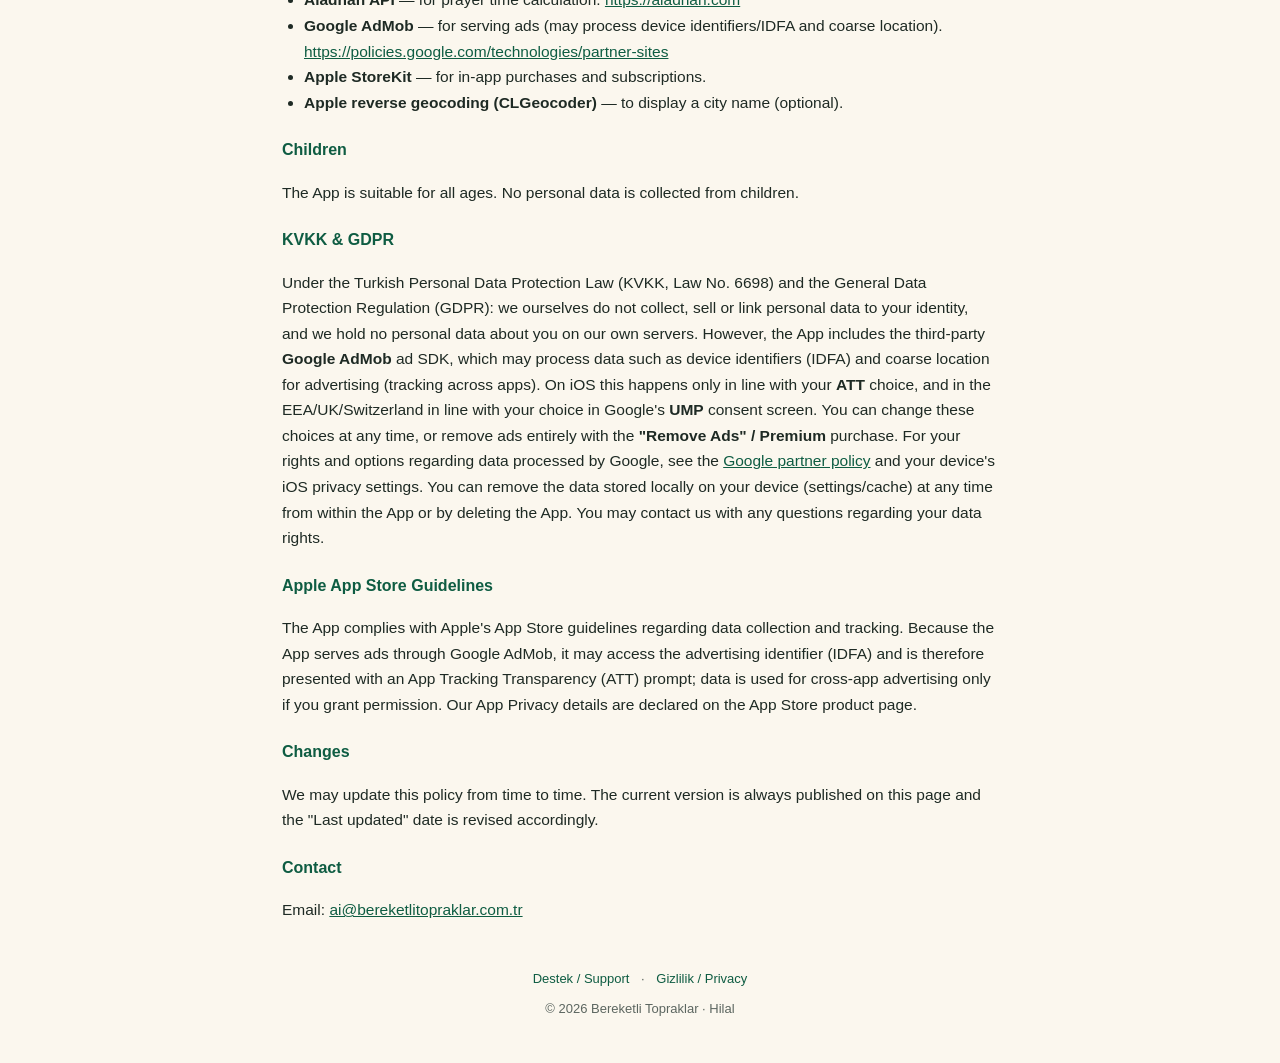
<file: hilal/privacy.html>
<!DOCTYPE html>
<html lang="en">
<head>
  <meta charset="UTF-8" />
  <meta name="viewport" content="width=device-width, initial-scale=1.0" />
  <title>Hilal — Gizlilik Politikası / Privacy Policy</title>
  <meta name="description" content="Privacy Policy for the Hilal Islamic companion app. Free with Google AdMob ads (IDFA/ATT), optional Premium/Remove-Ads in-app purchase. Location is used to fetch prayer times and qibla." />
  <link rel="stylesheet" href="style.css" />
</head>
<body>
  <header class="site-header">
    <div class="container">
      <div class="brand">
        <span class="moon">&#9789;</span>
        <h1>Hilal</h1>
      </div>
      <p class="tagline">
        <span class="tr">Gizlilik Politikası</span>
        <span class="en">Privacy Policy</span>
      </p>
    </div>
  </header>

  <main class="container legal">
    <div class="lang-toggle">
      <a href="#tr">Türkçe</a>
      <a href="#en">English</a>
      <a href="index.html">&larr; Destek / Support</a>
    </div>

    <p style="text-align:center;">
      <span class="updated">Son güncelleme / Last updated: 2026-06-08</span>
    </p>

    <!-- ============ TURKISH ============ -->
    <section id="tr">
      <h2>Gizlilik Politikası (Türkçe)</h2>

      <p>
        Hilal ("Uygulama"), namaz vakitleri, kıble yönü, tesbih ve hicri takvim gibi
        özellikler sunan bir İslami yardımcı uygulamadır. Uygulama, Bereketli Topraklar
        tarafından geliştirilmiştir. Gizliliğinize önem veriyoruz. Bu politika, hangi
        verilerin işlendiğini ve nasıl korunduğunu açıklar.
      </p>

      <h3>Özet</h3>
      <ul>
        <li>Hesap veya giriş gerektirmez.</li>
        <li>Uygulama <strong>ücretsizdir ve reklam içerir</strong>. Reklamlar <strong>Google AdMob</strong> (üçüncü taraf reklam ağı) tarafından sunulur.</li>
        <li>Reklamlar reklam tanımlayıcısı (<strong>IDFA</strong>) kullanabilir; bu nedenle bir <strong>Uygulama İzleme Şeffaflığı (ATT)</strong> izni gösterilir. İzin verirseniz kişiselleştirilmiş reklamlar gösterilebilir.</li>
        <li>İsteğe bağlı uygulama içi satın almalarla (<strong>"Reklamları Kaldır"</strong> veya <strong>Premium</strong>) tüm reklamlar kaldırılabilir.</li>
        <li>Kendi sunucularımız yoktur; kişisel verileriniz tarafımızda saklanmaz. (Reklam ağı kendi verilerini işler — aşağıya bakın.)</li>
      </ul>

      <h3>Konum Verisi</h3>
      <p>
        Namaz vakitlerini ve kıble yönünü hesaplamak için cihazınızın konumu (enlem/boylam)
        kullanılır. Namaz vakitlerini almak için bu koordinatlar, üçüncü taraf bir kamu
        hizmeti olan <strong>Aladhan API'sine (api.aladhan.com)</strong> gönderilir.
      </p>
      <ul>
        <li>Konumunuz bizim sunucularımızda <strong>saklanmaz</strong> (sunucumuz yoktur).</li>
        <li>Konumunuz kimliğinizle <strong>ilişkilendirilmez</strong>.</li>
        <li>Konumunuz <strong>takip veya reklam</strong> amacıyla kullanılmaz.</li>
        <li>Dilerseniz konumunuzu uygulama içinden <strong>manuel olarak</strong> da belirleyebilirsiniz; bu durumda cihaz konumu kullanılmaz.</li>
      </ul>
      <p>
        Şehir adını göstermek için cihazınızın koordinatları, Apple'ın cihaz üzerindeki
        ters coğrafi kodlama (CLGeocoder) hizmetiyle çözümlenebilir. Bu işlem Apple
        tarafından yürütülür ve Apple'ın gizlilik koşullarına tabidir.
      </p>

      <h3>Cihazda Saklanan Veriler</h3>
      <p>
        Ayarlarınız, tesbih sayımlarınız ve önbelleğe alınan namaz vakitleri
        <strong>yalnızca cihazınızda</strong> saklanır (UserDefaults / yerel önbellek).
        Bu veriler bizimle veya üçüncü taraflarla paylaşılmaz. Uygulamayı silerseniz bu
        veriler cihazınızdan kaldırılır.
      </p>

      <h3>Bildirimler</h3>
      <p>
        Namaz vakti hatırlatmaları, cihazınızda <strong>yerel bildirimler</strong> olarak
        planlanır. Bildirimler için herhangi bir sunucu veya push hizmeti kullanılmaz.
      </p>

      <h3>Reklamlar</h3>
      <p>
        Uygulama ücretsizdir ve <strong>Google AdMob</strong> tarafından sunulan reklamlar içerir.
        AdMob, reklamları sunmak ve ölçmek amacıyla bazı verileri toplayabilir; bunlar arasında
        <strong>cihaz tanımlayıcıları (IDFA dahil)</strong> ve <strong>yaklaşık (kaba) konum</strong>
        bulunabilir. Bu veriler <strong>üçüncü taraf reklamcılık</strong> (uygulamalar arası izleme)
        amacıyla kullanılabilir.
      </p>
      <ul>
        <li>
          iOS'ta, reklam tanımlayıcısına (IDFA) erişilmeden önce bir <strong>Uygulama İzleme
          Şeffaflığı (ATT)</strong> izni gösterilir. <strong>İzin verirseniz</strong> kişiselleştirilmiş
          reklamlar; <strong>vermezseniz</strong> yalnızca kişiselleştirilmemiş (bağlamsal) reklamlar
          gösterilir.
        </li>
        <li>
          Avrupa Ekonomik Alanı, Birleşik Krallık ve İsviçre'deki kullanıcılara, GDPR uyarınca
          Google'ın <strong>UMP (User Messaging Platform)</strong> rıza ekranı gösterilir ve
          reklam kişiselleştirme tercihleriniz buradan yönetilir.
        </li>
        <li>
          Reklamcılık için Google'ın veri işleme uygulamaları ve iş ortağı politikası:
          <a href="https://policies.google.com/technologies/partner-sites" target="_blank" rel="noopener">https://policies.google.com/technologies/partner-sites</a>
        </li>
        <li>
          Reklamları tamamen kaldırmak isterseniz, aşağıdaki uygulama içi satın almalardan
          (<strong>"Reklamları Kaldır"</strong> veya <strong>Premium</strong>) yararlanabilirsiniz.
        </li>
      </ul>

      <h3>Uygulama İçi Satın Almalar</h3>
      <p>
        Uygulama, Apple'ın <strong>StoreKit</strong> altyapısı üzerinden isteğe bağlı satın almalar sunar:
      </p>
      <ul>
        <li><strong>Reklamları Kaldır</strong> — tek seferlik (tüketilemez) satın alma; tüm reklamları kaldırır.</li>
        <li><strong>Premium</strong> — yıllık abonelik; reklamları kaldırır ve ek özellikler sunar.</li>
        <li><strong>Bağış / Tip</strong> — isteğe bağlı, tek seferlik (tüketilebilir) destek.</li>
      </ul>
      <p>
        Satın alma işlemleri ve ödemeler tamamen <strong>Apple App Store</strong> tarafından yürütülür;
        kart veya ödeme bilgilerinize erişmeyiz ve bunları saklamayız. Aboneliklerin yönetimi
        ve iadeleri Apple Kimliği ayarlarınız üzerinden yapılır.
      </p>

      <h3>Üçüncü Taraf Hizmetler</h3>
      <ul>
        <li>
          <strong>Aladhan API</strong> — namaz vakti hesaplaması için.
          <a href="https://aladhan.com" target="_blank" rel="noopener">https://aladhan.com</a>
        </li>
        <li>
          <strong>Google AdMob</strong> — reklam sunumu için (cihaz tanımlayıcıları/IDFA ve kaba konum işleyebilir).
          <a href="https://policies.google.com/technologies/partner-sites" target="_blank" rel="noopener">https://policies.google.com/technologies/partner-sites</a>
        </li>
        <li>
          <strong>Apple StoreKit</strong> — uygulama içi satın almalar ve abonelikler için.
        </li>
        <li>
          <strong>Apple ters coğrafi kodlama (CLGeocoder)</strong> — şehir adını göstermek için (isteğe bağlı).
        </li>
      </ul>

      <h3>Çocuklar</h3>
      <p>
        Uygulama her yaş için uygundur. Çocuklardan herhangi bir kişisel veri toplanmaz.
      </p>

      <h3>KVKK ve GDPR</h3>
      <p>
        6698 sayılı Kişisel Verilerin Korunması Kanunu (KVKK) ve Genel Veri Koruma
        Tüzüğü (GDPR) kapsamında: Biz kendi adımıza kişisel veri toplamaz, satmaz veya
        kimliğinizle ilişkilendirmeyiz; kendi sunucularımızda kişisel veriniz saklanmaz.
        Ancak uygulama, reklam sunan üçüncü taraf <strong>Google AdMob</strong> SDK'sini
        içerir; AdMob, reklamcılık (uygulamalar arası izleme) amacıyla cihaz tanımlayıcıları
        (IDFA) ve kaba konum gibi verileri işleyebilir. iOS'ta bu yalnızca <strong>ATT</strong>
        izniniz; AEA/BK/İsviçre'de ise Google <strong>UMP</strong> rıza ekranındaki tercihiniz
        doğrultusunda gerçekleşir. Bu tercihleri istediğiniz zaman değiştirebilir veya
        <strong>"Reklamları Kaldır" / Premium</strong> satın alımıyla reklamları tamamen
        kaldırabilirsiniz. Google tarafından işlenen verilere ilişkin haklarınız ve seçenekleriniz için
        <a href="https://policies.google.com/technologies/partner-sites" target="_blank" rel="noopener">Google iş ortağı politikası</a>
        ile cihazınızdaki iOS gizlilik ayarlarına başvurabilirsiniz. Cihazınızda yerel olarak
        saklanan ayar/önbellek verilerini istediğiniz zaman uygulama içinden veya uygulamayı
        silerek kaldırabilirsiniz. Veri haklarınıza ilişkin sorularınız için bizimle iletişime
        geçebilirsiniz.
      </p>

      <h3>Değişiklikler</h3>
      <p>
        Bu politikayı zaman zaman güncelleyebiliriz. Güncel sürüm her zaman bu sayfada
        yayınlanır ve "Son güncelleme" tarihi değiştirilir.
      </p>

      <h3>İletişim</h3>
      <p>
        E-posta: <a href="mailto:ai@bereketlitopraklar.com.tr">ai@bereketlitopraklar.com.tr</a>
      </p>
    </section>

    <div class="lang-divider">English version below</div>

    <!-- ============ ENGLISH ============ -->
    <section id="en">
      <h2>Privacy Policy (English)</h2>

      <p>
        Hilal (the "App") is an Islamic companion app offering features such as prayer
        times, qibla direction, a tasbih counter and the Hijri calendar. The App is
        developed by Bereketli Topraklar. We respect your privacy. This policy explains
        what data is processed and how it is protected.
      </p>

      <h3>Summary</h3>
      <ul>
        <li>No account or login required.</li>
        <li>The App is <strong>free and supported by ads</strong>. Ads are served by <strong>Google AdMob</strong> (a third-party ad network).</li>
        <li>Ads may use the advertising identifier (<strong>IDFA</strong>), so an <strong>App Tracking Transparency (ATT)</strong> prompt is shown. If you allow it, personalized ads may be shown.</li>
        <li>You can remove all ads with an optional in-app purchase (<strong>"Remove Ads"</strong> or <strong>Premium</strong>).</li>
        <li>We have no servers; we do not store your personal data. (The ad network processes its own data — see below.)</li>
      </ul>

      <h3>Location Data</h3>
      <p>
        Your device location (latitude/longitude) is used to calculate prayer times and
        the qibla direction. To fetch prayer times, these coordinates are sent to the
        <strong>Aladhan API (api.aladhan.com)</strong>, a third-party public service.
      </p>
      <ul>
        <li>Your location is <strong>not stored</strong> on our servers (we have none).</li>
        <li>Your location is <strong>not linked</strong> to your identity.</li>
        <li>Your location is <strong>not used for tracking or advertising</strong>.</li>
        <li>You may also set your location <strong>manually</strong> inside the App, in which case device location is not used.</li>
      </ul>
      <p>
        To display a city name, your coordinates may be resolved using Apple's on-device
        reverse geocoding (CLGeocoder). This is performed by Apple and is subject to
        Apple's privacy terms.
      </p>

      <h3>Data Stored on Your Device</h3>
      <p>
        Your settings, tasbih counts and cached prayer times are stored
        <strong>only on your device</strong> (UserDefaults / local cache). This data is not
        shared with us or any third party. Deleting the App removes this data from your device.
      </p>

      <h3>Notifications</h3>
      <p>
        Prayer time reminders are scheduled as <strong>local notifications</strong> on your
        device. No server or push service is used for notifications.
      </p>

      <h3>Advertising</h3>
      <p>
        The App is free and shows ads served by <strong>Google AdMob</strong>. To serve and
        measure ads, AdMob may collect certain data, which can include
        <strong>device identifiers (including the IDFA)</strong> and <strong>coarse location</strong>.
        This data may be used for <strong>third-party advertising</strong> (tracking across apps).
      </p>
      <ul>
        <li>
          On iOS, an <strong>App Tracking Transparency (ATT)</strong> prompt is shown before the
          advertising identifier (IDFA) is accessed. If you <strong>allow</strong> tracking,
          personalized ads may be shown; if you <strong>do not</strong>, only non-personalized
          (contextual) ads are shown.
        </li>
        <li>
          Users in the European Economic Area, the United Kingdom and Switzerland are shown
          Google's <strong>UMP (User Messaging Platform)</strong> consent screen under the GDPR,
          where your ad-personalization choices are managed.
        </li>
        <li>
          Google's data practices and partner policy for advertising:
          <a href="https://policies.google.com/technologies/partner-sites" target="_blank" rel="noopener">https://policies.google.com/technologies/partner-sites</a>
        </li>
        <li>
          To remove ads entirely, you can use the in-app purchases below
          (<strong>"Remove Ads"</strong> or <strong>Premium</strong>).
        </li>
      </ul>

      <h3>In-App Purchases</h3>
      <p>
        The App offers optional purchases via Apple's <strong>StoreKit</strong>:
      </p>
      <ul>
        <li><strong>Remove Ads</strong> — a one-time (non-consumable) purchase that removes all ads.</li>
        <li><strong>Premium</strong> — a yearly subscription that removes ads and unlocks extra features.</li>
        <li><strong>Donation / Tip</strong> — an optional, one-time (consumable) way to support development.</li>
      </ul>
      <p>
        All purchases and payments are handled entirely by the <strong>Apple App Store</strong>;
        we do not access or store your card or payment details. Subscription management and
        refunds are handled through your Apple ID settings.
      </p>

      <h3>Third-Party Services</h3>
      <ul>
        <li>
          <strong>Aladhan API</strong> — for prayer time calculation.
          <a href="https://aladhan.com" target="_blank" rel="noopener">https://aladhan.com</a>
        </li>
        <li>
          <strong>Google AdMob</strong> — for serving ads (may process device identifiers/IDFA and coarse location).
          <a href="https://policies.google.com/technologies/partner-sites" target="_blank" rel="noopener">https://policies.google.com/technologies/partner-sites</a>
        </li>
        <li>
          <strong>Apple StoreKit</strong> — for in-app purchases and subscriptions.
        </li>
        <li>
          <strong>Apple reverse geocoding (CLGeocoder)</strong> — to display a city name (optional).
        </li>
      </ul>

      <h3>Children</h3>
      <p>
        The App is suitable for all ages. No personal data is collected from children.
      </p>

      <h3>KVKK &amp; GDPR</h3>
      <p>
        Under the Turkish Personal Data Protection Law (KVKK, Law No. 6698) and the General
        Data Protection Regulation (GDPR): we ourselves do not collect, sell or link personal
        data to your identity, and we hold no personal data about you on our own servers.
        However, the App includes the third-party <strong>Google AdMob</strong> ad SDK, which
        may process data such as device identifiers (IDFA) and coarse location for advertising
        (tracking across apps). On iOS this happens only in line with your <strong>ATT</strong>
        choice, and in the EEA/UK/Switzerland in line with your choice in Google's
        <strong>UMP</strong> consent screen. You can change these choices at any time, or remove
        ads entirely with the <strong>"Remove Ads" / Premium</strong> purchase. For your rights
        and options regarding data processed by Google, see the
        <a href="https://policies.google.com/technologies/partner-sites" target="_blank" rel="noopener">Google partner policy</a>
        and your device's iOS privacy settings. You can remove the data stored locally on your
        device (settings/cache) at any time from within the App or by deleting the App. You may
        contact us with any questions regarding your data rights.
      </p>

      <h3>Apple App Store Guidelines</h3>
      <p>
        The App complies with Apple's App Store guidelines regarding data collection and
        tracking. Because the App serves ads through Google AdMob, it may access the
        advertising identifier (IDFA) and is therefore presented with an App Tracking
        Transparency (ATT) prompt; data is used for cross-app advertising only if you grant
        permission. Our App Privacy details are declared on the App Store product page.
      </p>

      <h3>Changes</h3>
      <p>
        We may update this policy from time to time. The current version is always published
        on this page and the "Last updated" date is revised accordingly.
      </p>

      <h3>Contact</h3>
      <p>
        Email: <a href="mailto:ai@bereketlitopraklar.com.tr">ai@bereketlitopraklar.com.tr</a>
      </p>
    </section>
  </main>

  <footer class="site-footer">
    <div class="container">
      <div class="nav">
        <a href="index.html">Destek / Support</a> ·
        <a href="privacy.html">Gizlilik / Privacy</a>
      </div>
      <div>&copy; 2026 Bereketli Topraklar · Hilal</div>
    </div>
  </footer>
</body>
</html>
</file>
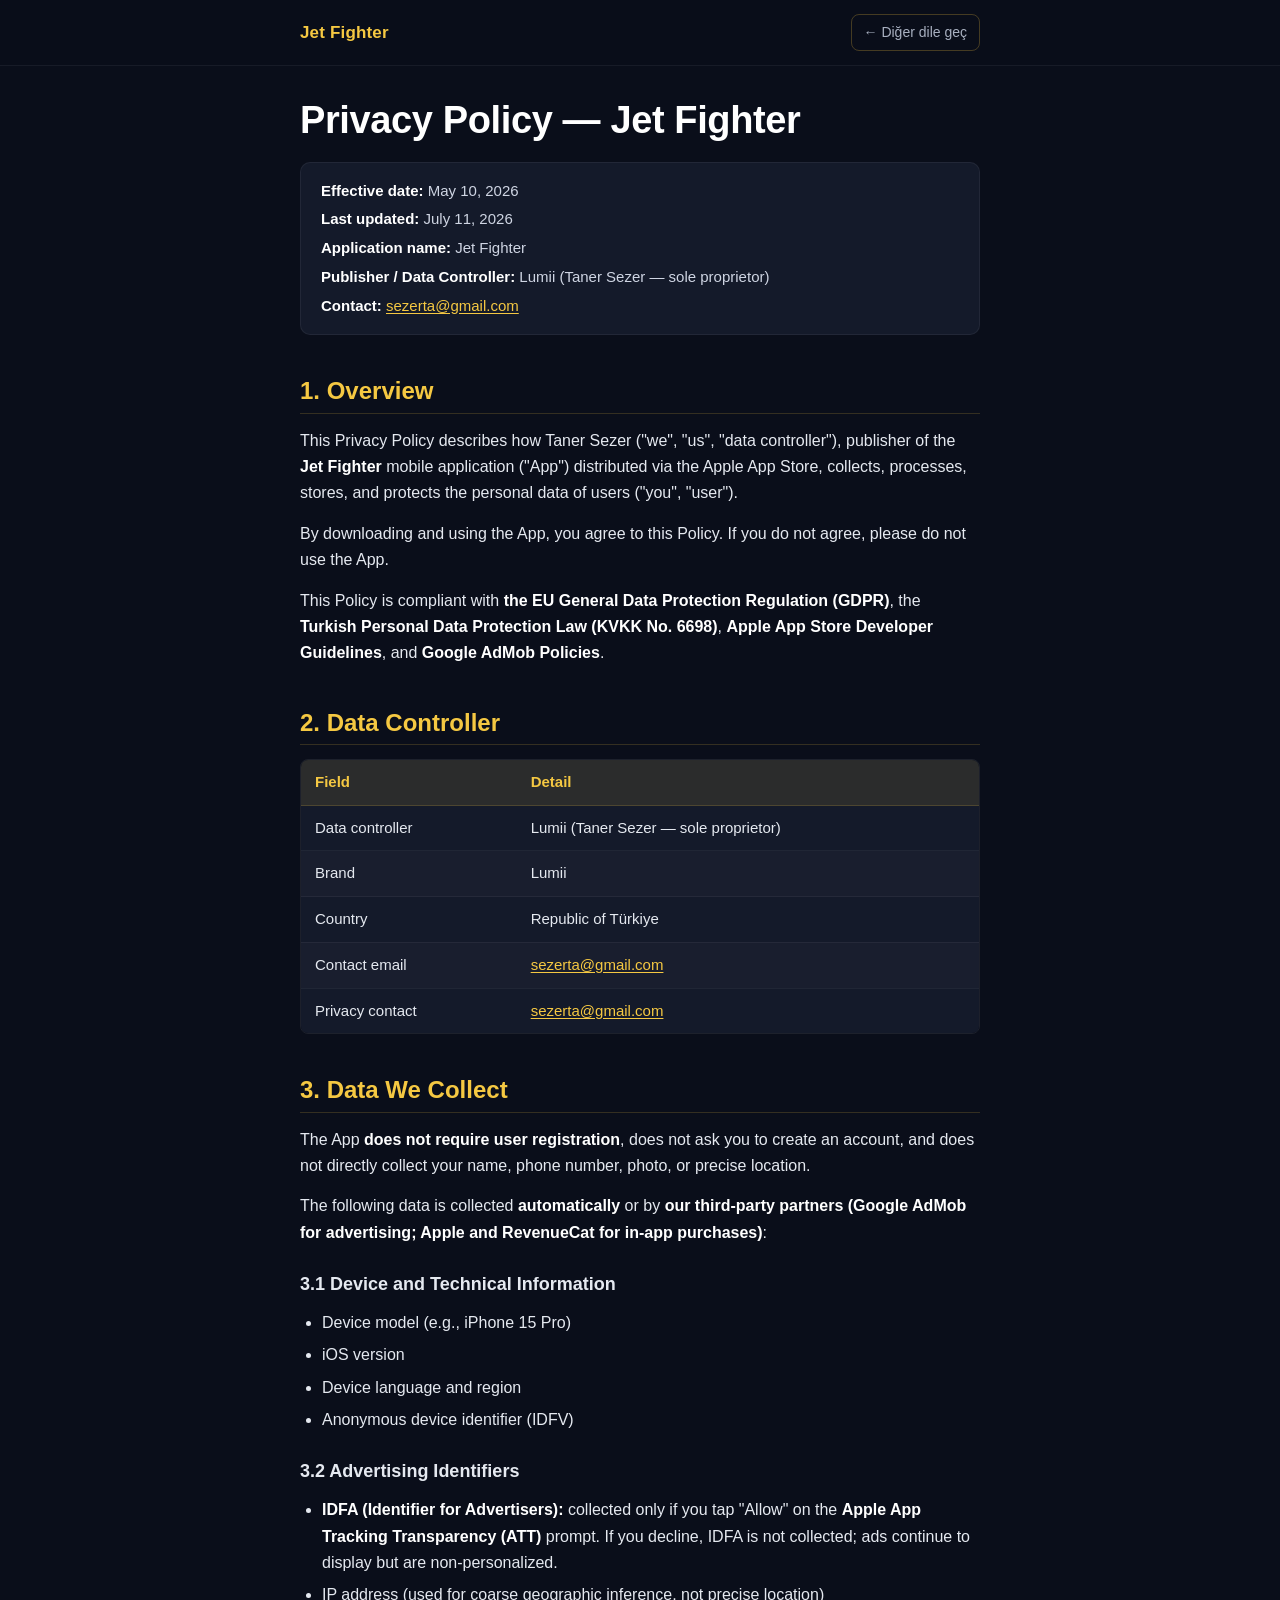
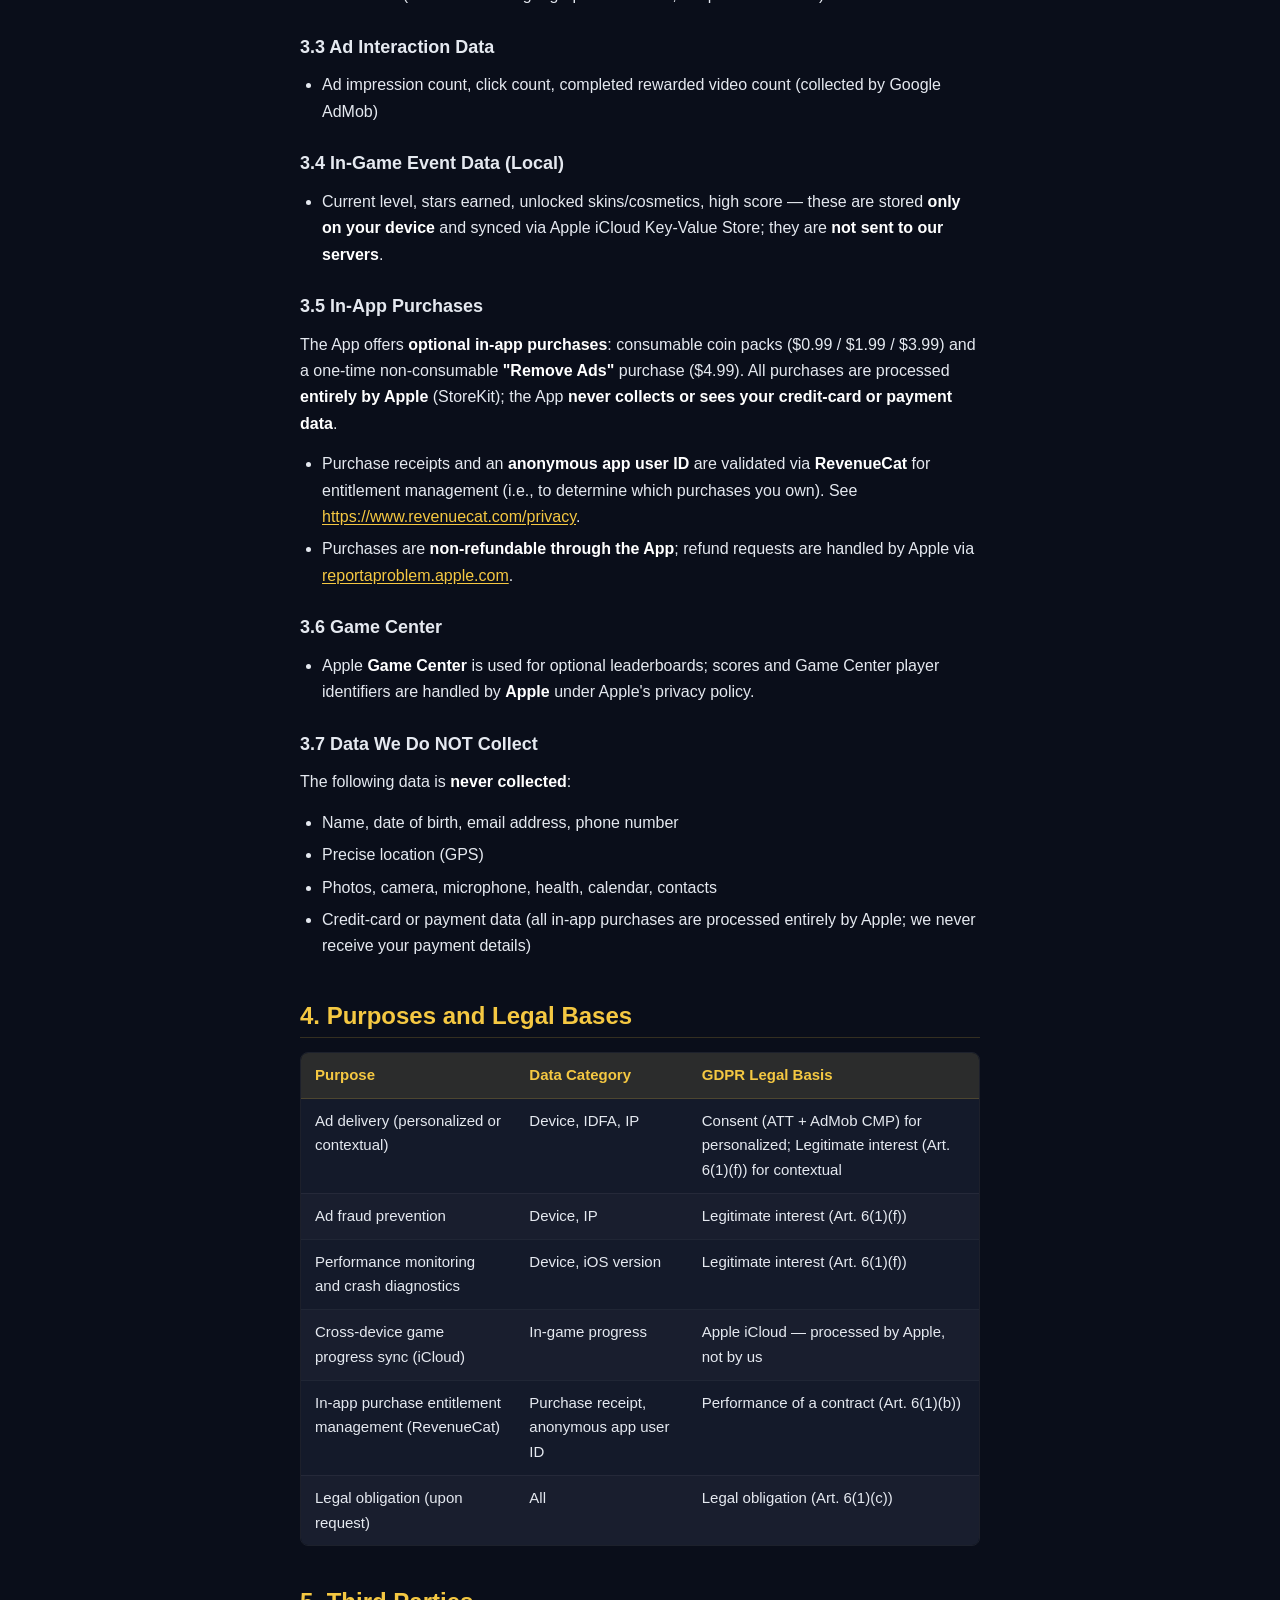
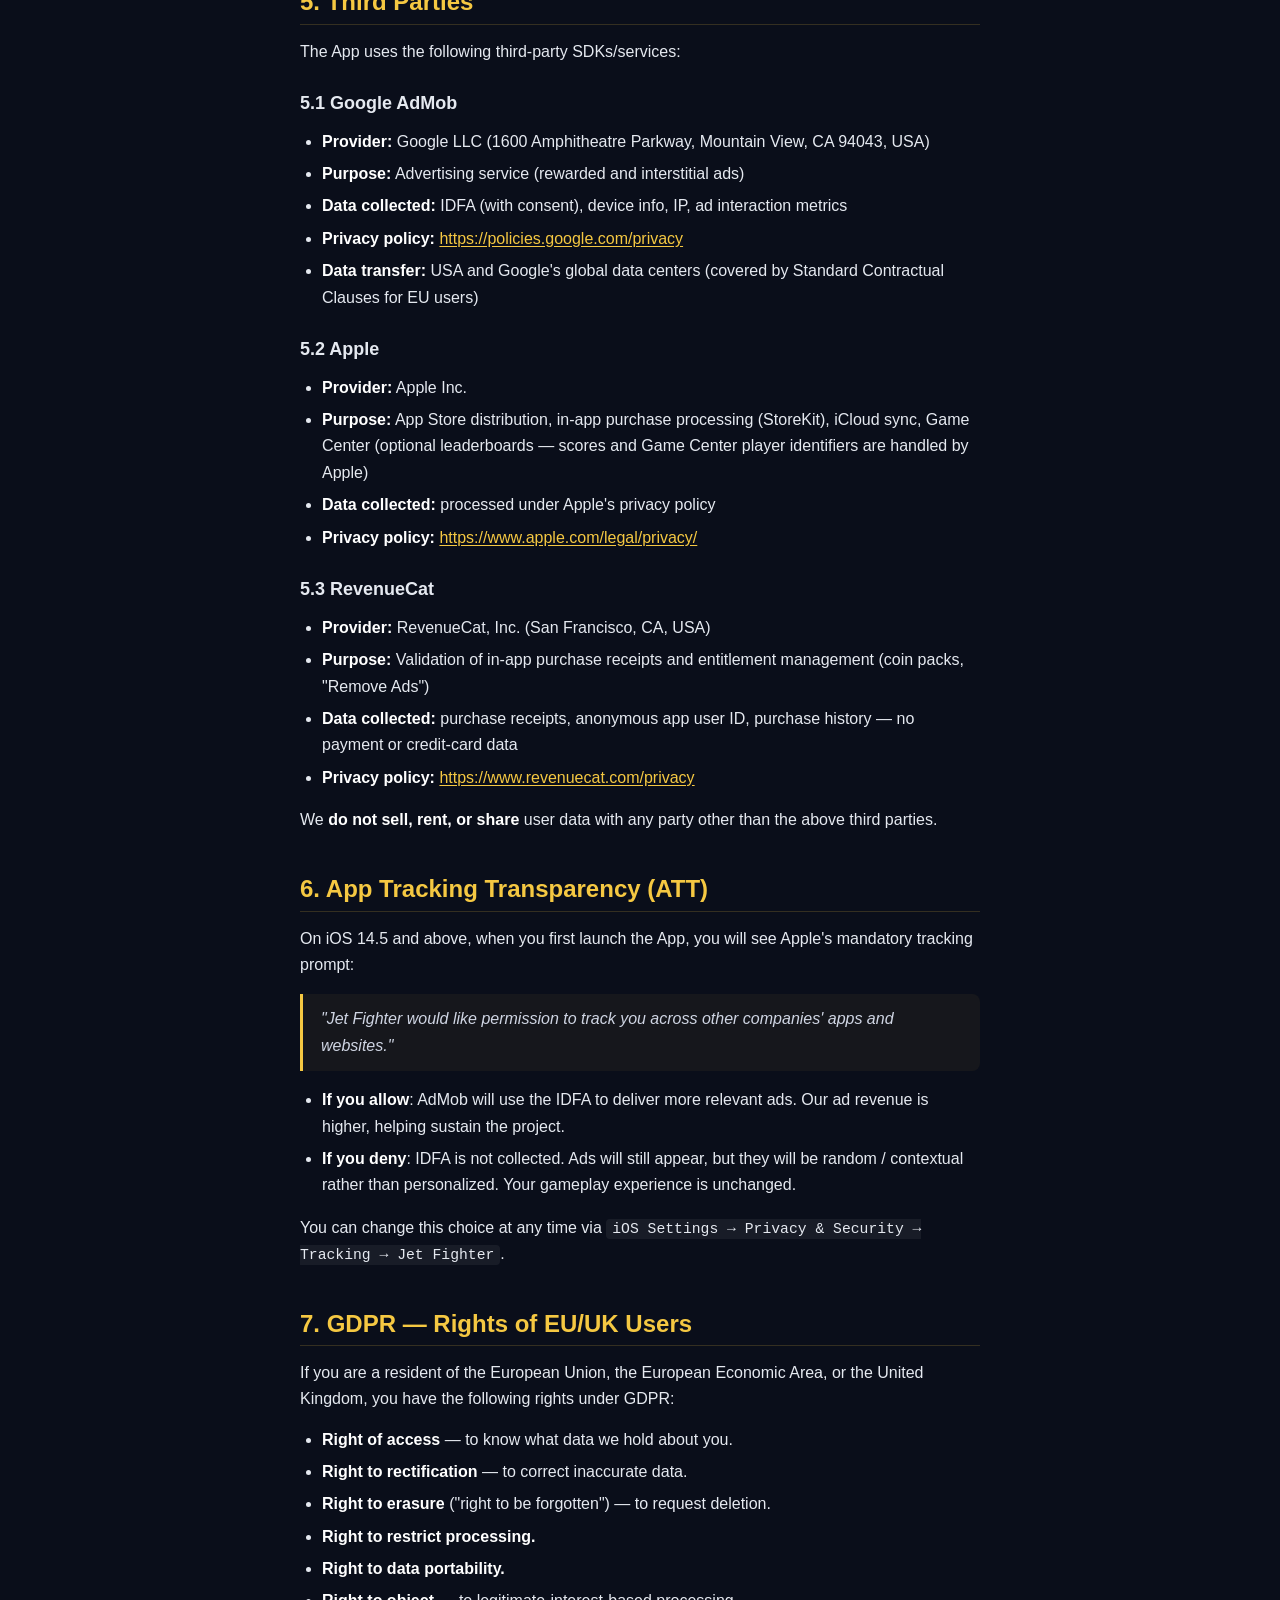
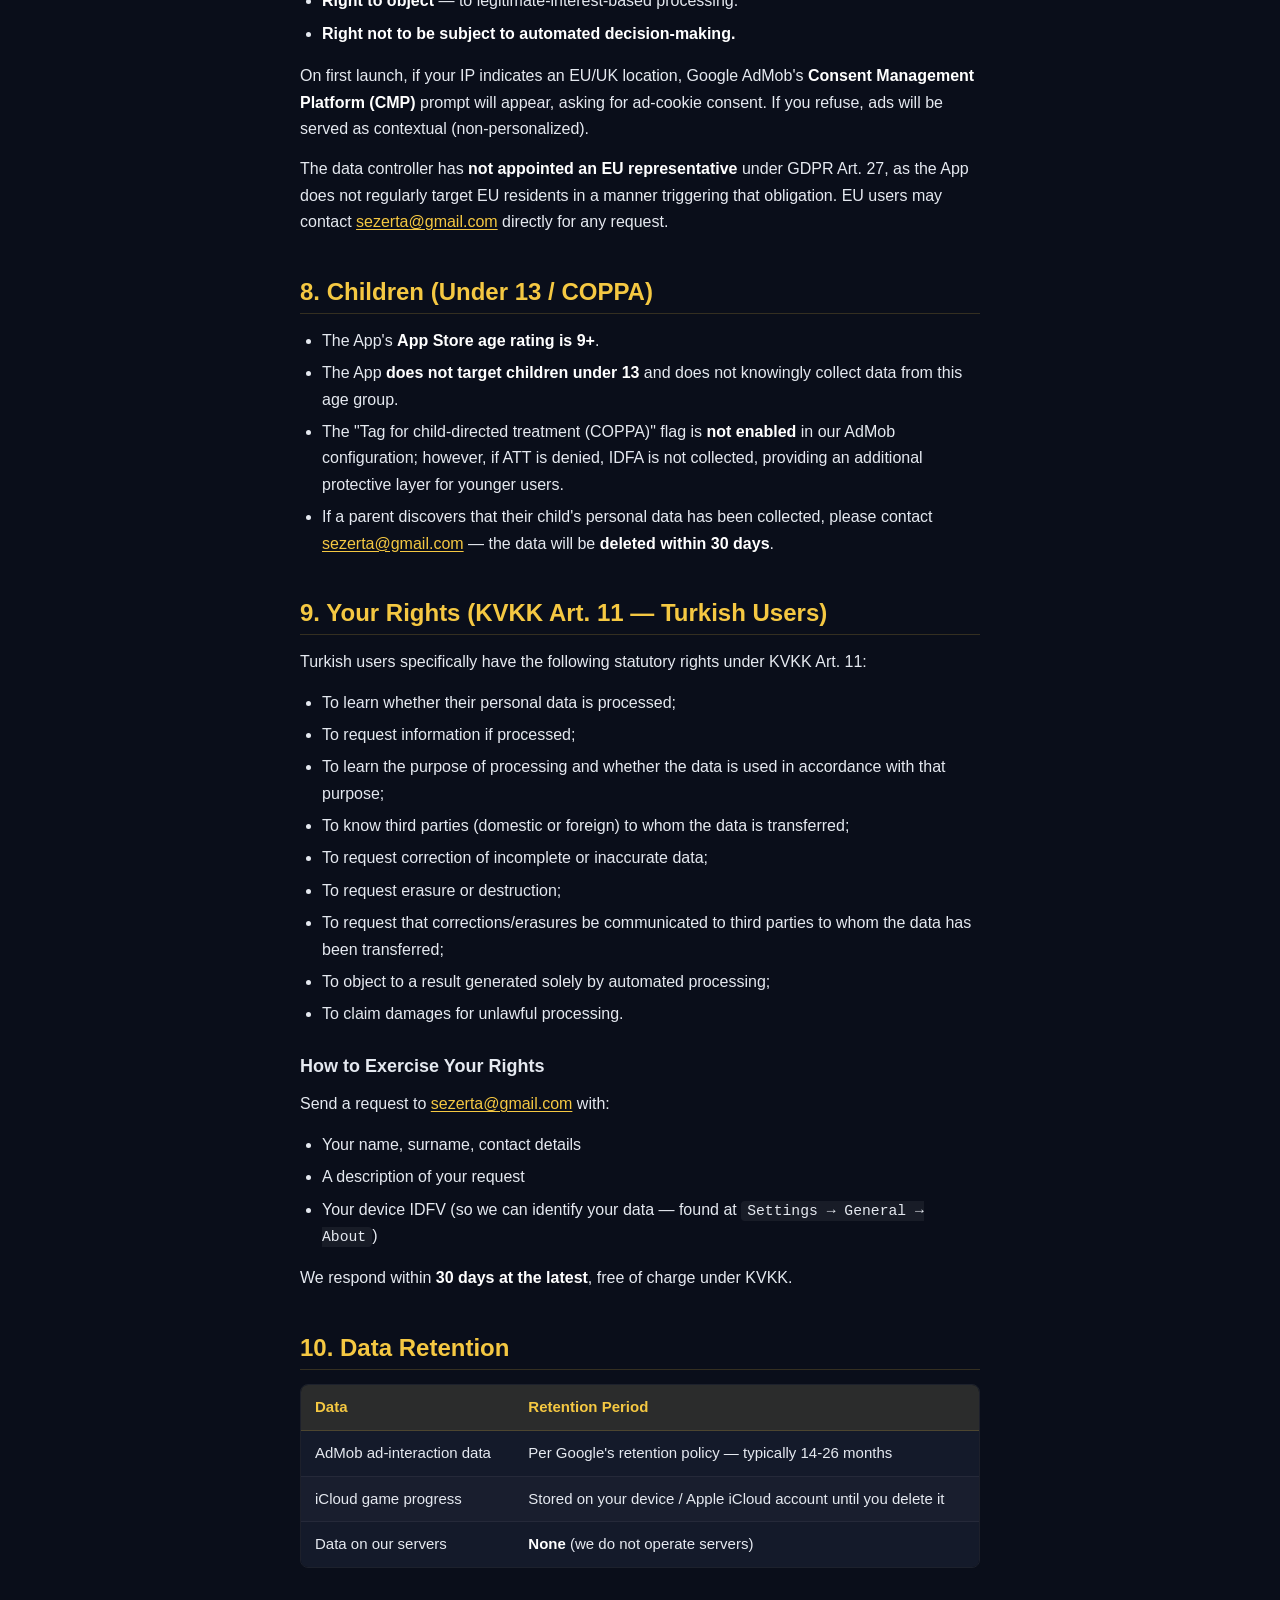
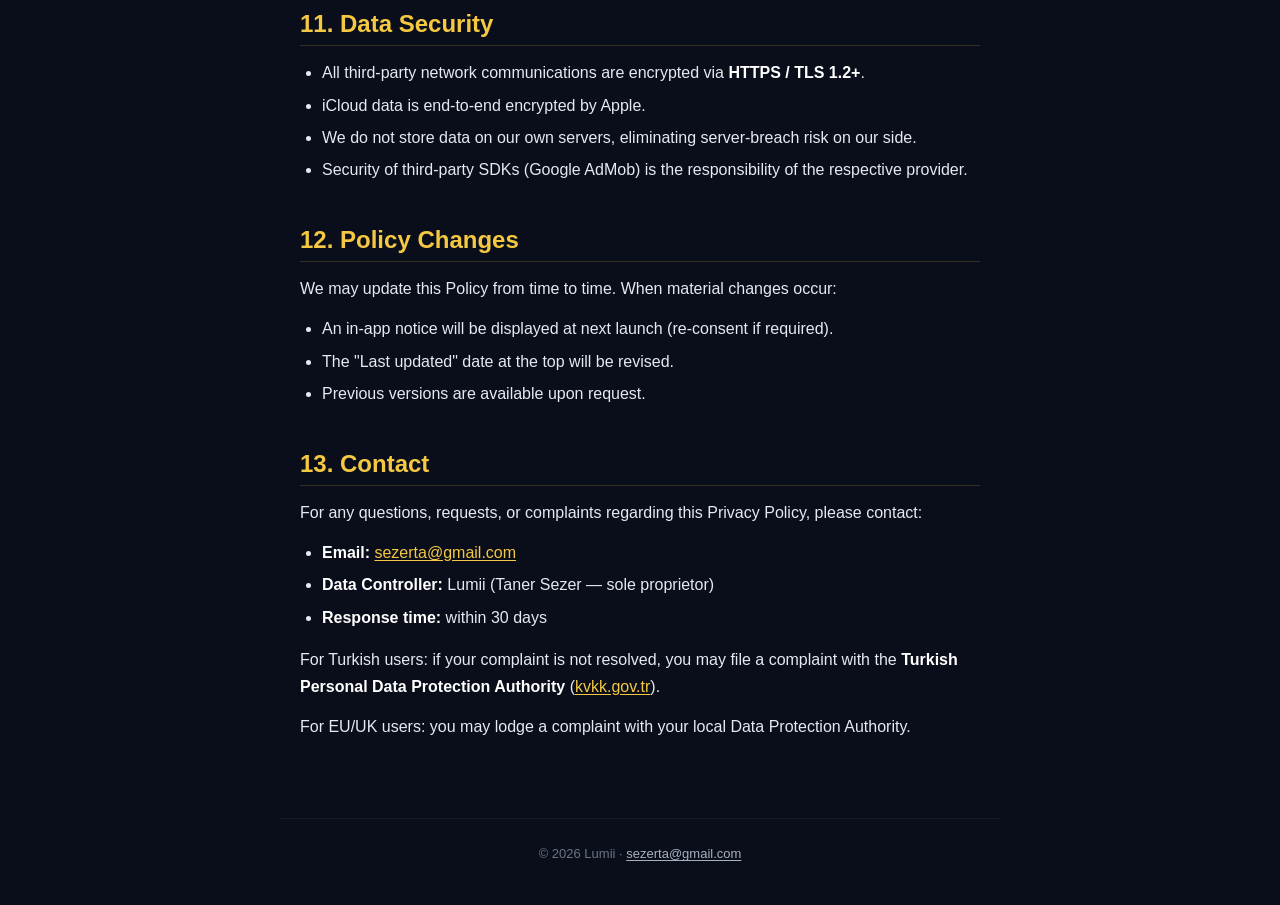
<file: jetfighter/en.html>
<!DOCTYPE html>
<html lang="en">
<head>
<meta charset="UTF-8">
<meta name="viewport" content="width=device-width, initial-scale=1">
<meta name="description" content="Privacy Policy for Jet Fighter mobile game (GDPR, KVKK, COPPA compliant).">
<title>Privacy Policy — Jet Fighter</title>
<link rel="alternate" hreflang="tr" href="/jetfighter/tr">
<link rel="alternate" hreflang="en" href="/jetfighter/en">
<style>
  *,*::before,*::after{box-sizing:border-box;margin:0;padding:0}
  html{scroll-behavior:smooth}
  body{
    font-family:-apple-system,BlinkMacSystemFont,"Segoe UI",sans-serif;
    background:#0a0e1a;
    color:#e5e9f0;
    line-height:1.65;
    font-size:16px;
    -webkit-font-smoothing:antialiased;
  }
  .topbar{
    position:sticky;top:0;z-index:10;
    background:rgba(10,14,26,.92);
    backdrop-filter:saturate(140%) blur(8px);
    -webkit-backdrop-filter:saturate(140%) blur(8px);
    border-bottom:1px solid rgba(255,255,255,.06);
  }
  .topbar-inner{
    max-width:720px;margin:0 auto;
    display:flex;align-items:center;justify-content:space-between;
    padding:14px 20px;gap:16px;
  }
  .brand{font-weight:800;color:#f5c842;font-size:17px;letter-spacing:.01em;text-decoration:none}
  .brand:hover{opacity:.85}
  .switch{
    color:#a8b0c0;font-size:14px;text-decoration:none;
    padding:6px 12px;border:1px solid rgba(245,200,66,.25);border-radius:8px;
    transition:border-color .15s ease,color .15s ease;
  }
  .switch:hover{color:#f5c842;border-color:#f5c842}
  main{max-width:720px;margin:0 auto;padding:32px 20px 64px}
  h1{
    font-size:clamp(28px,5vw,38px);
    font-weight:800;line-height:1.2;letter-spacing:-.01em;
    margin-bottom:18px;color:#fff;
  }
  h2{
    font-size:clamp(20px,3vw,24px);
    font-weight:700;line-height:1.3;
    margin:40px 0 14px;color:#f5c842;
    padding-bottom:6px;border-bottom:1px solid rgba(245,200,66,.18);
  }
  h3{font-size:18px;font-weight:700;margin:24px 0 10px;color:#e5e9f0}
  p{margin:0 0 14px}
  ul{margin:0 0 16px;padding-left:22px}
  li{margin:0 0 6px}
  strong{color:#fff;font-weight:700}
  a{color:#f5c842;text-decoration:underline;text-underline-offset:2px}
  a:hover{text-decoration:none}
  hr{border:0;height:1px;background:rgba(255,255,255,.08);margin:32px 0}
  blockquote{
    border-left:3px solid #f5c842;
    background:rgba(245,200,66,.05);
    padding:12px 18px;margin:16px 0;
    color:#cfd5e3;font-style:italic;border-radius:0 8px 8px 0;
  }
  code{
    font-family:ui-monospace,SFMono-Regular,Menlo,monospace;
    background:rgba(255,255,255,.06);
    padding:2px 6px;border-radius:4px;font-size:.92em;
  }
  .meta{
    background:#141a2a;border:1px solid rgba(255,255,255,.06);
    border-radius:10px;padding:16px 20px;margin:0 0 28px;
    font-size:15px;color:#cfd5e3;
  }
  .meta p{margin:0 0 4px}
  .meta p:last-child{margin:0}
  .table-wrap{overflow-x:auto;margin:0 0 18px;border-radius:8px;border:1px solid rgba(255,255,255,.08)}
  table{
    width:100%;border-collapse:collapse;
    font-size:15px;background:#141a2a;
  }
  thead th{
    background:rgba(245,200,66,.1);
    color:#f5c842;font-weight:700;text-align:left;
    padding:10px 14px;border-bottom:1px solid rgba(245,200,66,.25);
  }
  tbody td{
    padding:10px 14px;
    border-bottom:1px solid rgba(255,255,255,.05);
    vertical-align:top;
  }
  tbody tr:nth-child(even){background:rgba(255,255,255,.02)}
  tbody tr:last-child td{border-bottom:0}
  footer{
    max-width:720px;margin:0 auto;padding:24px 20px 40px;
    color:#6b7488;font-size:13px;text-align:center;
    border-top:1px solid rgba(255,255,255,.05);
  }
  footer a{color:#a8b0c0}
  @media print{
    body{background:#fff;color:#000;font-size:11pt}
    .topbar,.switch{display:none}
    h1,h3{color:#000}
    h2{color:#000;border-bottom-color:#000}
    strong{color:#000}
    a{color:#000;text-decoration:underline}
    table,.meta,blockquote{background:#fff;border-color:#000;color:#000}
    thead th{background:#eee;color:#000;border-bottom-color:#000}
    tbody tr:nth-child(even){background:#f7f7f7}
  }
</style>
</head>
<body>
<header class="topbar">
  <div class="topbar-inner">
    <a class="brand" href="/jetfighter/">Jet Fighter</a>
    <a class="switch" href="/jetfighter/tr" hreflang="tr" aria-label="Türkçe'ye geç">← Diğer dile geç</a>
  </div>
</header>
<main>
  <h1>Privacy Policy — Jet Fighter</h1>
  <div class="meta">
    <p><strong>Effective date:</strong> May 10, 2026</p>
    <p><strong>Last updated:</strong> July 11, 2026</p>
    <p><strong>Application name:</strong> Jet Fighter</p>
    <p><strong>Publisher / Data Controller:</strong> Lumii (Taner Sezer — sole proprietor)</p>
    <p><strong>Contact:</strong> <a href="mailto:sezerta@gmail.com">sezerta@gmail.com</a></p>
  </div>

  <h2>1. Overview</h2>
  <p>This Privacy Policy describes how Taner Sezer ("we", "us", "data controller"), publisher of the <strong>Jet Fighter</strong> mobile application ("App") distributed via the Apple App Store, collects, processes, stores, and protects the personal data of users ("you", "user").</p>
  <p>By downloading and using the App, you agree to this Policy. If you do not agree, please do not use the App.</p>
  <p>This Policy is compliant with <strong>the EU General Data Protection Regulation (GDPR)</strong>, the <strong>Turkish Personal Data Protection Law (KVKK No. 6698)</strong>, <strong>Apple App Store Developer Guidelines</strong>, and <strong>Google AdMob Policies</strong>.</p>

  <h2>2. Data Controller</h2>
  <div class="table-wrap">
    <table>
      <thead><tr><th>Field</th><th>Detail</th></tr></thead>
      <tbody>
        <tr><td>Data controller</td><td>Lumii (Taner Sezer — sole proprietor)</td></tr>
        <tr><td>Brand</td><td>Lumii</td></tr>
        <tr><td>Country</td><td>Republic of Türkiye</td></tr>
        <tr><td>Contact email</td><td><a href="mailto:sezerta@gmail.com">sezerta@gmail.com</a></td></tr>
        <tr><td>Privacy contact</td><td><a href="mailto:sezerta@gmail.com">sezerta@gmail.com</a></td></tr>
      </tbody>
    </table>
  </div>

  <h2>3. Data We Collect</h2>
  <p>The App <strong>does not require user registration</strong>, does not ask you to create an account, and does not directly collect your name, phone number, photo, or precise location.</p>
  <p>The following data is collected <strong>automatically</strong> or by <strong>our third-party partners (Google AdMob for advertising; Apple and RevenueCat for in-app purchases)</strong>:</p>

  <h3>3.1 Device and Technical Information</h3>
  <ul>
    <li>Device model (e.g., iPhone 15 Pro)</li>
    <li>iOS version</li>
    <li>Device language and region</li>
    <li>Anonymous device identifier (IDFV)</li>
  </ul>

  <h3>3.2 Advertising Identifiers</h3>
  <ul>
    <li><strong>IDFA (Identifier for Advertisers):</strong> collected only if you tap "Allow" on the <strong>Apple App Tracking Transparency (ATT)</strong> prompt. If you decline, IDFA is not collected; ads continue to display but are non-personalized.</li>
    <li>IP address (used for coarse geographic inference, not precise location)</li>
  </ul>

  <h3>3.3 Ad Interaction Data</h3>
  <ul>
    <li>Ad impression count, click count, completed rewarded video count (collected by Google AdMob)</li>
  </ul>

  <h3>3.4 In-Game Event Data (Local)</h3>
  <ul>
    <li>Current level, stars earned, unlocked skins/cosmetics, high score — these are stored <strong>only on your device</strong> and synced via Apple iCloud Key-Value Store; they are <strong>not sent to our servers</strong>.</li>
  </ul>

  <h3>3.5 In-App Purchases</h3>
  <p>The App offers <strong>optional in-app purchases</strong>: consumable coin packs ($0.99 / $1.99 / $3.99) and a one-time non-consumable <strong>"Remove Ads"</strong> purchase ($4.99). All purchases are processed <strong>entirely by Apple</strong> (StoreKit); the App <strong>never collects or sees your credit-card or payment data</strong>.</p>
  <ul>
    <li>Purchase receipts and an <strong>anonymous app user ID</strong> are validated via <strong>RevenueCat</strong> for entitlement management (i.e., to determine which purchases you own). See <a href="https://www.revenuecat.com/privacy" target="_blank" rel="noopener noreferrer">https://www.revenuecat.com/privacy</a>.</li>
    <li>Purchases are <strong>non-refundable through the App</strong>; refund requests are handled by Apple via <a href="https://reportaproblem.apple.com" target="_blank" rel="noopener noreferrer">reportaproblem.apple.com</a>.</li>
  </ul>

  <h3>3.6 Game Center</h3>
  <ul>
    <li>Apple <strong>Game Center</strong> is used for optional leaderboards; scores and Game Center player identifiers are handled by <strong>Apple</strong> under Apple's privacy policy.</li>
  </ul>

  <h3>3.7 Data We Do NOT Collect</h3>
  <p>The following data is <strong>never collected</strong>:</p>
  <ul>
    <li>Name, date of birth, email address, phone number</li>
    <li>Precise location (GPS)</li>
    <li>Photos, camera, microphone, health, calendar, contacts</li>
    <li>Credit-card or payment data (all in-app purchases are processed entirely by Apple; we never receive your payment details)</li>
  </ul>

  <h2>4. Purposes and Legal Bases</h2>
  <div class="table-wrap">
    <table>
      <thead><tr><th>Purpose</th><th>Data Category</th><th>GDPR Legal Basis</th></tr></thead>
      <tbody>
        <tr><td>Ad delivery (personalized or contextual)</td><td>Device, IDFA, IP</td><td>Consent (ATT + AdMob CMP) for personalized; Legitimate interest (Art. 6(1)(f)) for contextual</td></tr>
        <tr><td>Ad fraud prevention</td><td>Device, IP</td><td>Legitimate interest (Art. 6(1)(f))</td></tr>
        <tr><td>Performance monitoring and crash diagnostics</td><td>Device, iOS version</td><td>Legitimate interest (Art. 6(1)(f))</td></tr>
        <tr><td>Cross-device game progress sync (iCloud)</td><td>In-game progress</td><td>Apple iCloud — processed by Apple, not by us</td></tr>
        <tr><td>In-app purchase entitlement management (RevenueCat)</td><td>Purchase receipt, anonymous app user ID</td><td>Performance of a contract (Art. 6(1)(b))</td></tr>
        <tr><td>Legal obligation (upon request)</td><td>All</td><td>Legal obligation (Art. 6(1)(c))</td></tr>
      </tbody>
    </table>
  </div>

  <h2>5. Third Parties</h2>
  <p>The App uses the following third-party SDKs/services:</p>

  <h3>5.1 Google AdMob</h3>
  <ul>
    <li><strong>Provider:</strong> Google LLC (1600 Amphitheatre Parkway, Mountain View, CA 94043, USA)</li>
    <li><strong>Purpose:</strong> Advertising service (rewarded and interstitial ads)</li>
    <li><strong>Data collected:</strong> IDFA (with consent), device info, IP, ad interaction metrics</li>
    <li><strong>Privacy policy:</strong> <a href="https://policies.google.com/privacy" target="_blank" rel="noopener noreferrer">https://policies.google.com/privacy</a></li>
    <li><strong>Data transfer:</strong> USA and Google's global data centers (covered by Standard Contractual Clauses for EU users)</li>
  </ul>

  <h3>5.2 Apple</h3>
  <ul>
    <li><strong>Provider:</strong> Apple Inc.</li>
    <li><strong>Purpose:</strong> App Store distribution, in-app purchase processing (StoreKit), iCloud sync, Game Center (optional leaderboards — scores and Game Center player identifiers are handled by Apple)</li>
    <li><strong>Data collected:</strong> processed under Apple's privacy policy</li>
    <li><strong>Privacy policy:</strong> <a href="https://www.apple.com/legal/privacy/" target="_blank" rel="noopener noreferrer">https://www.apple.com/legal/privacy/</a></li>
  </ul>

  <h3>5.3 RevenueCat</h3>
  <ul>
    <li><strong>Provider:</strong> RevenueCat, Inc. (San Francisco, CA, USA)</li>
    <li><strong>Purpose:</strong> Validation of in-app purchase receipts and entitlement management (coin packs, "Remove Ads")</li>
    <li><strong>Data collected:</strong> purchase receipts, anonymous app user ID, purchase history — no payment or credit-card data</li>
    <li><strong>Privacy policy:</strong> <a href="https://www.revenuecat.com/privacy" target="_blank" rel="noopener noreferrer">https://www.revenuecat.com/privacy</a></li>
  </ul>

  <p>We <strong>do not sell, rent, or share</strong> user data with any party other than the above third parties.</p>

  <h2>6. App Tracking Transparency (ATT)</h2>
  <p>On iOS 14.5 and above, when you first launch the App, you will see Apple's mandatory tracking prompt:</p>
  <blockquote>"Jet Fighter would like permission to track you across other companies' apps and websites."</blockquote>
  <ul>
    <li><strong>If you allow</strong>: AdMob will use the IDFA to deliver more relevant ads. Our ad revenue is higher, helping sustain the project.</li>
    <li><strong>If you deny</strong>: IDFA is not collected. Ads will still appear, but they will be random / contextual rather than personalized. Your gameplay experience is unchanged.</li>
  </ul>
  <p>You can change this choice at any time via <code>iOS Settings → Privacy &amp; Security → Tracking → Jet Fighter</code>.</p>

  <h2>7. GDPR — Rights of EU/UK Users</h2>
  <p>If you are a resident of the European Union, the European Economic Area, or the United Kingdom, you have the following rights under GDPR:</p>
  <ul>
    <li><strong>Right of access</strong> — to know what data we hold about you.</li>
    <li><strong>Right to rectification</strong> — to correct inaccurate data.</li>
    <li><strong>Right to erasure</strong> ("right to be forgotten") — to request deletion.</li>
    <li><strong>Right to restrict processing.</strong></li>
    <li><strong>Right to data portability.</strong></li>
    <li><strong>Right to object</strong> — to legitimate-interest-based processing.</li>
    <li><strong>Right not to be subject to automated decision-making.</strong></li>
  </ul>
  <p>On first launch, if your IP indicates an EU/UK location, Google AdMob's <strong>Consent Management Platform (CMP)</strong> prompt will appear, asking for ad-cookie consent. If you refuse, ads will be served as contextual (non-personalized).</p>
  <p>The data controller has <strong>not appointed an EU representative</strong> under GDPR Art. 27, as the App does not regularly target EU residents in a manner triggering that obligation. EU users may contact <a href="mailto:sezerta@gmail.com">sezerta@gmail.com</a> directly for any request.</p>

  <h2>8. Children (Under 13 / COPPA)</h2>
  <ul>
    <li>The App's <strong>App Store age rating is 9+</strong>.</li>
    <li>The App <strong>does not target children under 13</strong> and does not knowingly collect data from this age group.</li>
    <li>The "Tag for child-directed treatment (COPPA)" flag is <strong>not enabled</strong> in our AdMob configuration; however, if ATT is denied, IDFA is not collected, providing an additional protective layer for younger users.</li>
    <li>If a parent discovers that their child's personal data has been collected, please contact <a href="mailto:sezerta@gmail.com">sezerta@gmail.com</a> — the data will be <strong>deleted within 30 days</strong>.</li>
  </ul>

  <h2>9. Your Rights (KVKK Art. 11 — Turkish Users)</h2>
  <p>Turkish users specifically have the following statutory rights under KVKK Art. 11:</p>
  <ul>
    <li>To learn whether their personal data is processed;</li>
    <li>To request information if processed;</li>
    <li>To learn the purpose of processing and whether the data is used in accordance with that purpose;</li>
    <li>To know third parties (domestic or foreign) to whom the data is transferred;</li>
    <li>To request correction of incomplete or inaccurate data;</li>
    <li>To request erasure or destruction;</li>
    <li>To request that corrections/erasures be communicated to third parties to whom the data has been transferred;</li>
    <li>To object to a result generated solely by automated processing;</li>
    <li>To claim damages for unlawful processing.</li>
  </ul>

  <h3>How to Exercise Your Rights</h3>
  <p>Send a request to <a href="mailto:sezerta@gmail.com">sezerta@gmail.com</a> with:</p>
  <ul>
    <li>Your name, surname, contact details</li>
    <li>A description of your request</li>
    <li>Your device IDFV (so we can identify your data — found at <code>Settings → General → About</code>)</li>
  </ul>
  <p>We respond within <strong>30 days at the latest</strong>, free of charge under KVKK.</p>

  <h2>10. Data Retention</h2>
  <div class="table-wrap">
    <table>
      <thead><tr><th>Data</th><th>Retention Period</th></tr></thead>
      <tbody>
        <tr><td>AdMob ad-interaction data</td><td>Per Google's retention policy — typically 14-26 months</td></tr>
        <tr><td>iCloud game progress</td><td>Stored on your device / Apple iCloud account until you delete it</td></tr>
        <tr><td>Data on our servers</td><td><strong>None</strong> (we do not operate servers)</td></tr>
      </tbody>
    </table>
  </div>

  <h2>11. Data Security</h2>
  <ul>
    <li>All third-party network communications are encrypted via <strong>HTTPS / TLS 1.2+</strong>.</li>
    <li>iCloud data is end-to-end encrypted by Apple.</li>
    <li>We do not store data on our own servers, eliminating server-breach risk on our side.</li>
    <li>Security of third-party SDKs (Google AdMob) is the responsibility of the respective provider.</li>
  </ul>

  <h2>12. Policy Changes</h2>
  <p>We may update this Policy from time to time. When material changes occur:</p>
  <ul>
    <li>An in-app notice will be displayed at next launch (re-consent if required).</li>
    <li>The "Last updated" date at the top will be revised.</li>
    <li>Previous versions are available upon request.</li>
  </ul>

  <h2>13. Contact</h2>
  <p>For any questions, requests, or complaints regarding this Privacy Policy, please contact:</p>
  <ul>
    <li><strong>Email:</strong> <a href="mailto:sezerta@gmail.com">sezerta@gmail.com</a></li>
    <li><strong>Data Controller:</strong> Lumii (Taner Sezer — sole proprietor)</li>
    <li><strong>Response time:</strong> within 30 days</li>
  </ul>
  <p>For Turkish users: if your complaint is not resolved, you may file a complaint with the <strong>Turkish Personal Data Protection Authority</strong> (<a href="https://kvkk.gov.tr" target="_blank" rel="noopener noreferrer">kvkk.gov.tr</a>).</p>
  <p>For EU/UK users: you may lodge a complaint with your local Data Protection Authority.</p>
</main>
<footer>© 2026 Lumii · <a href="mailto:sezerta@gmail.com">sezerta@gmail.com</a></footer>
</body>
</html>
</file>
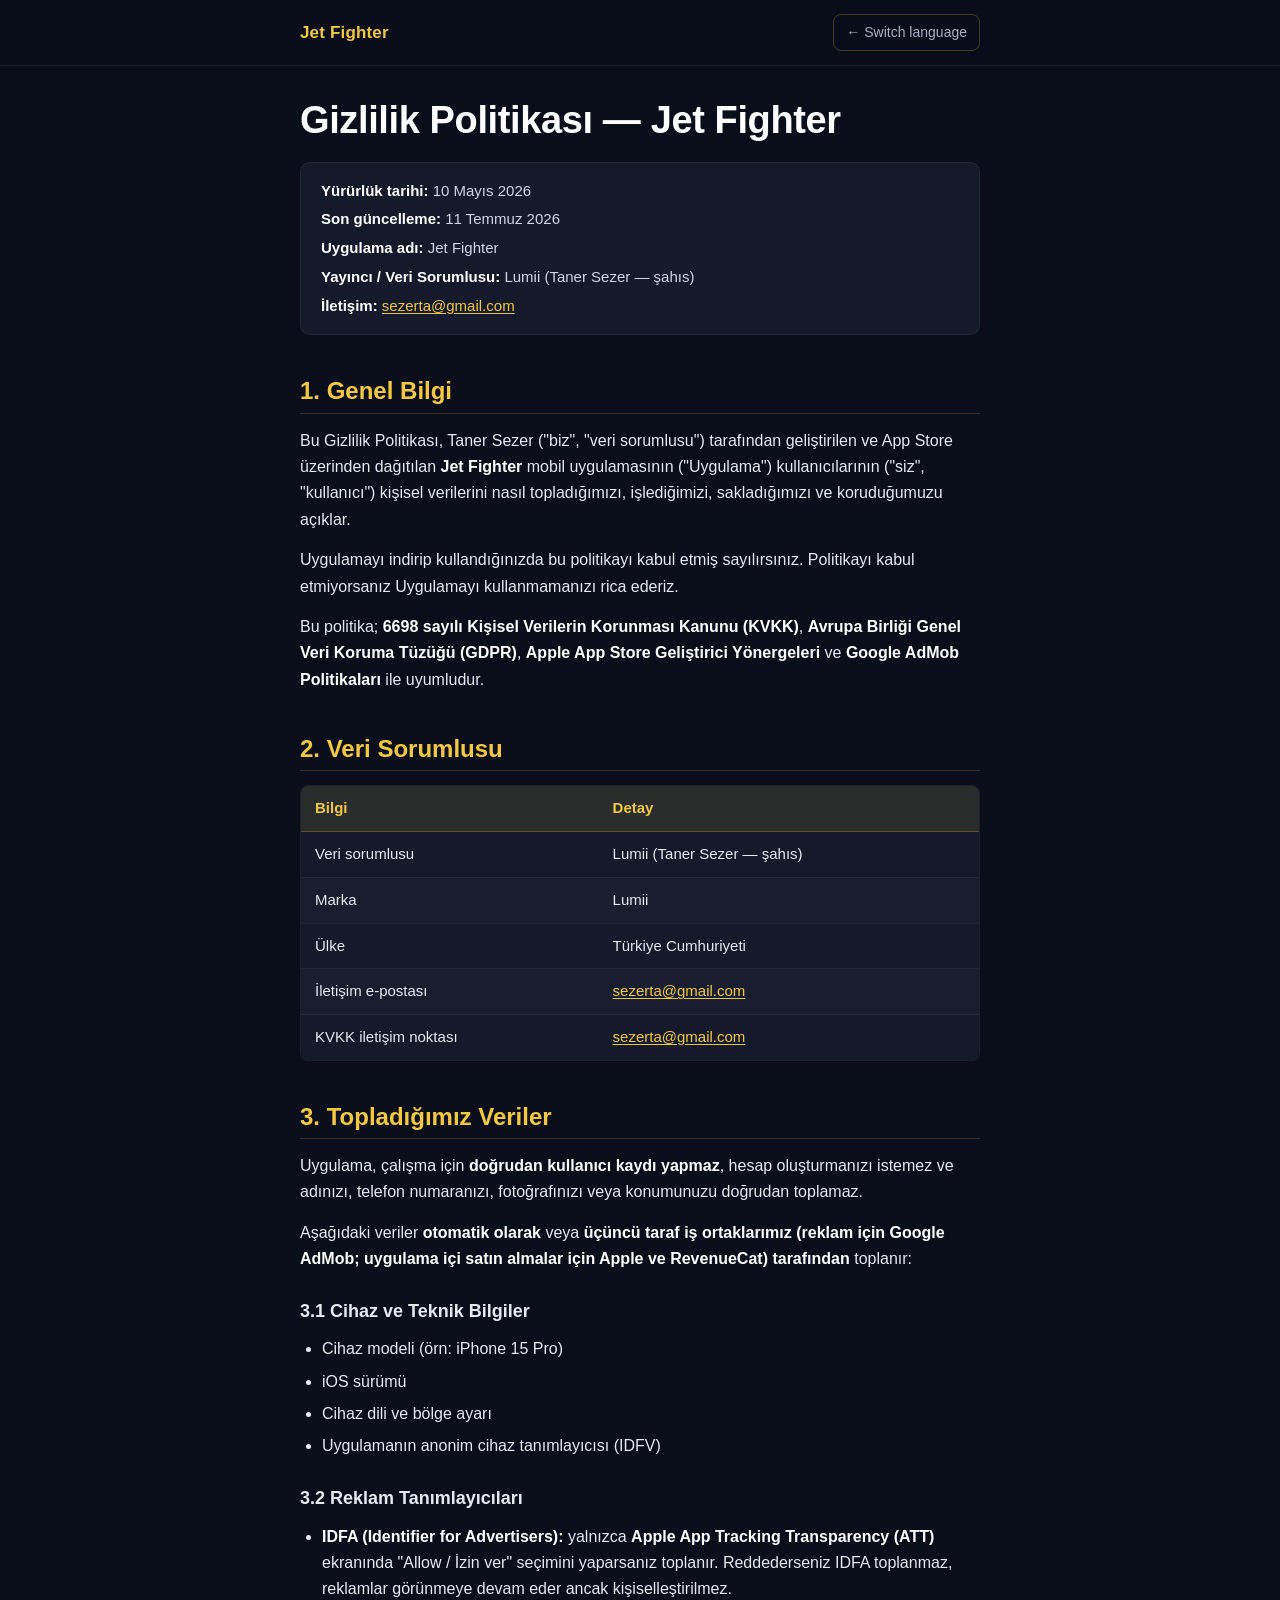
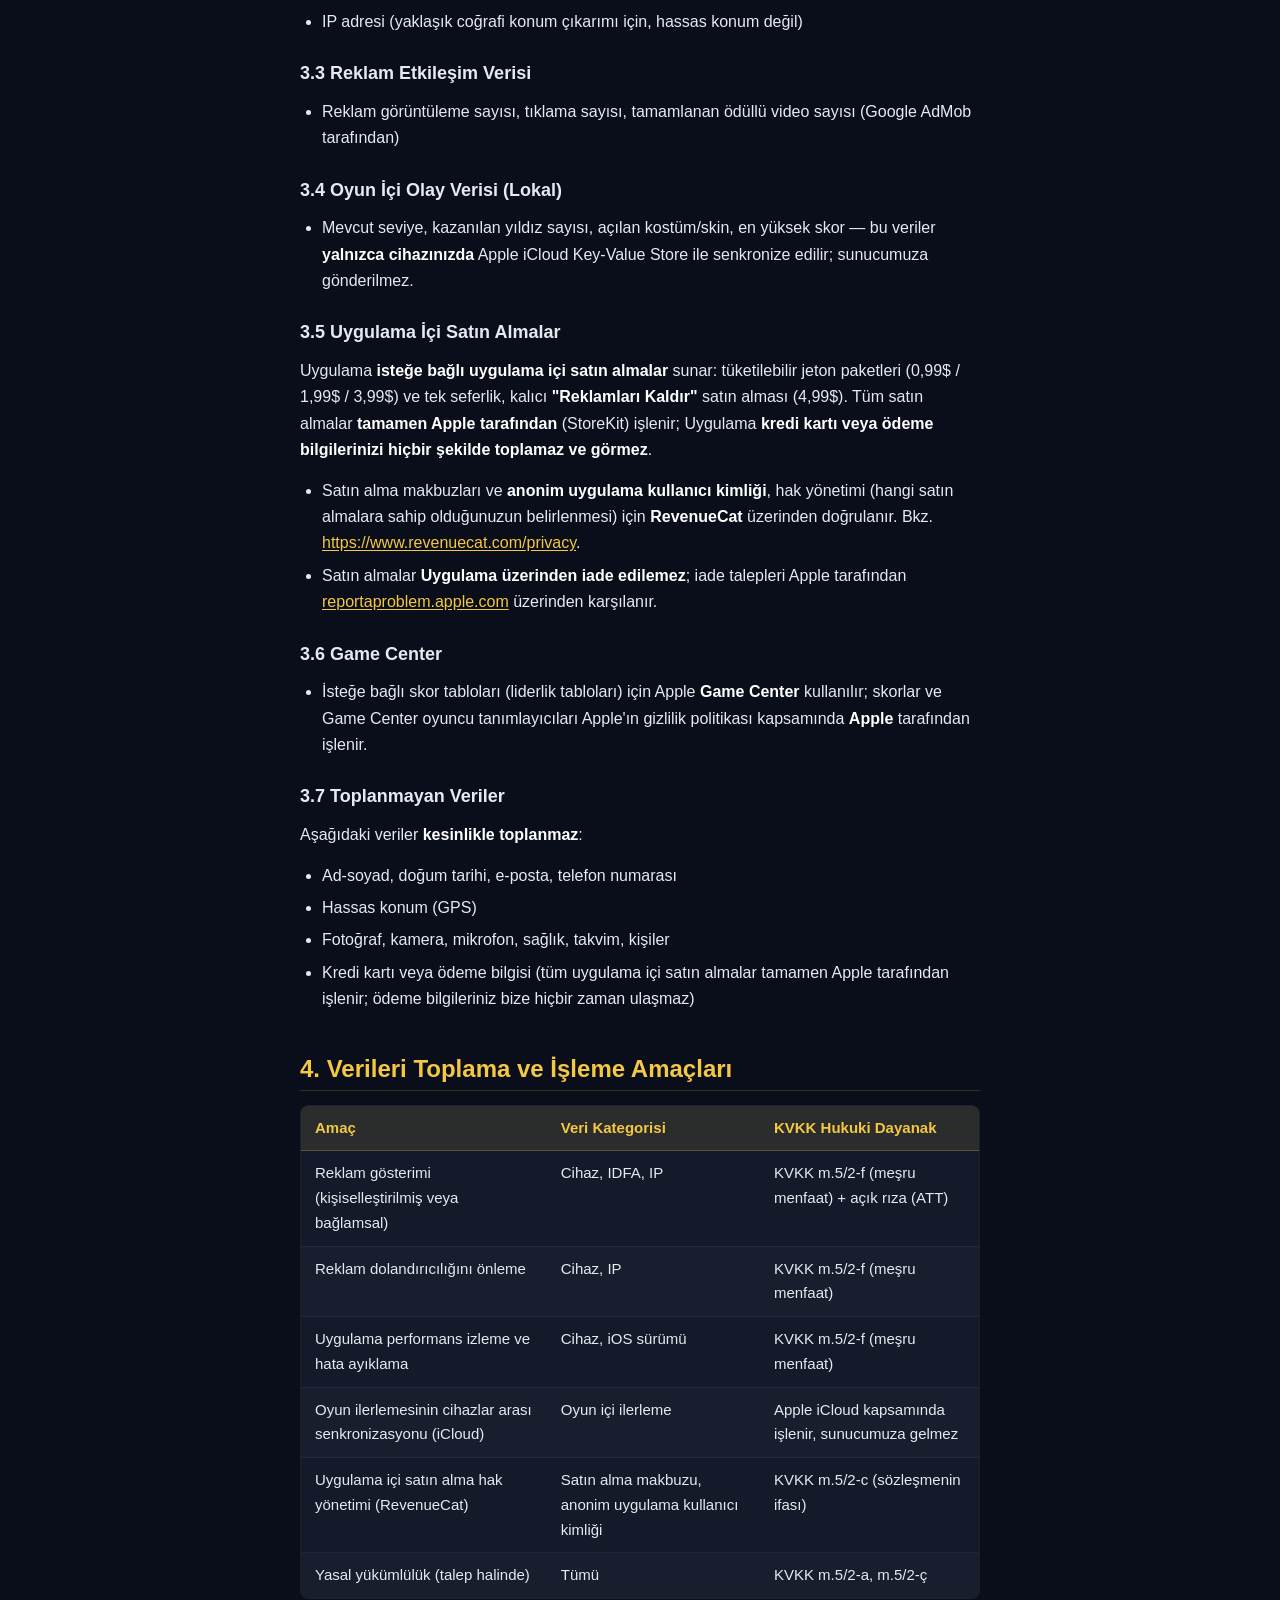
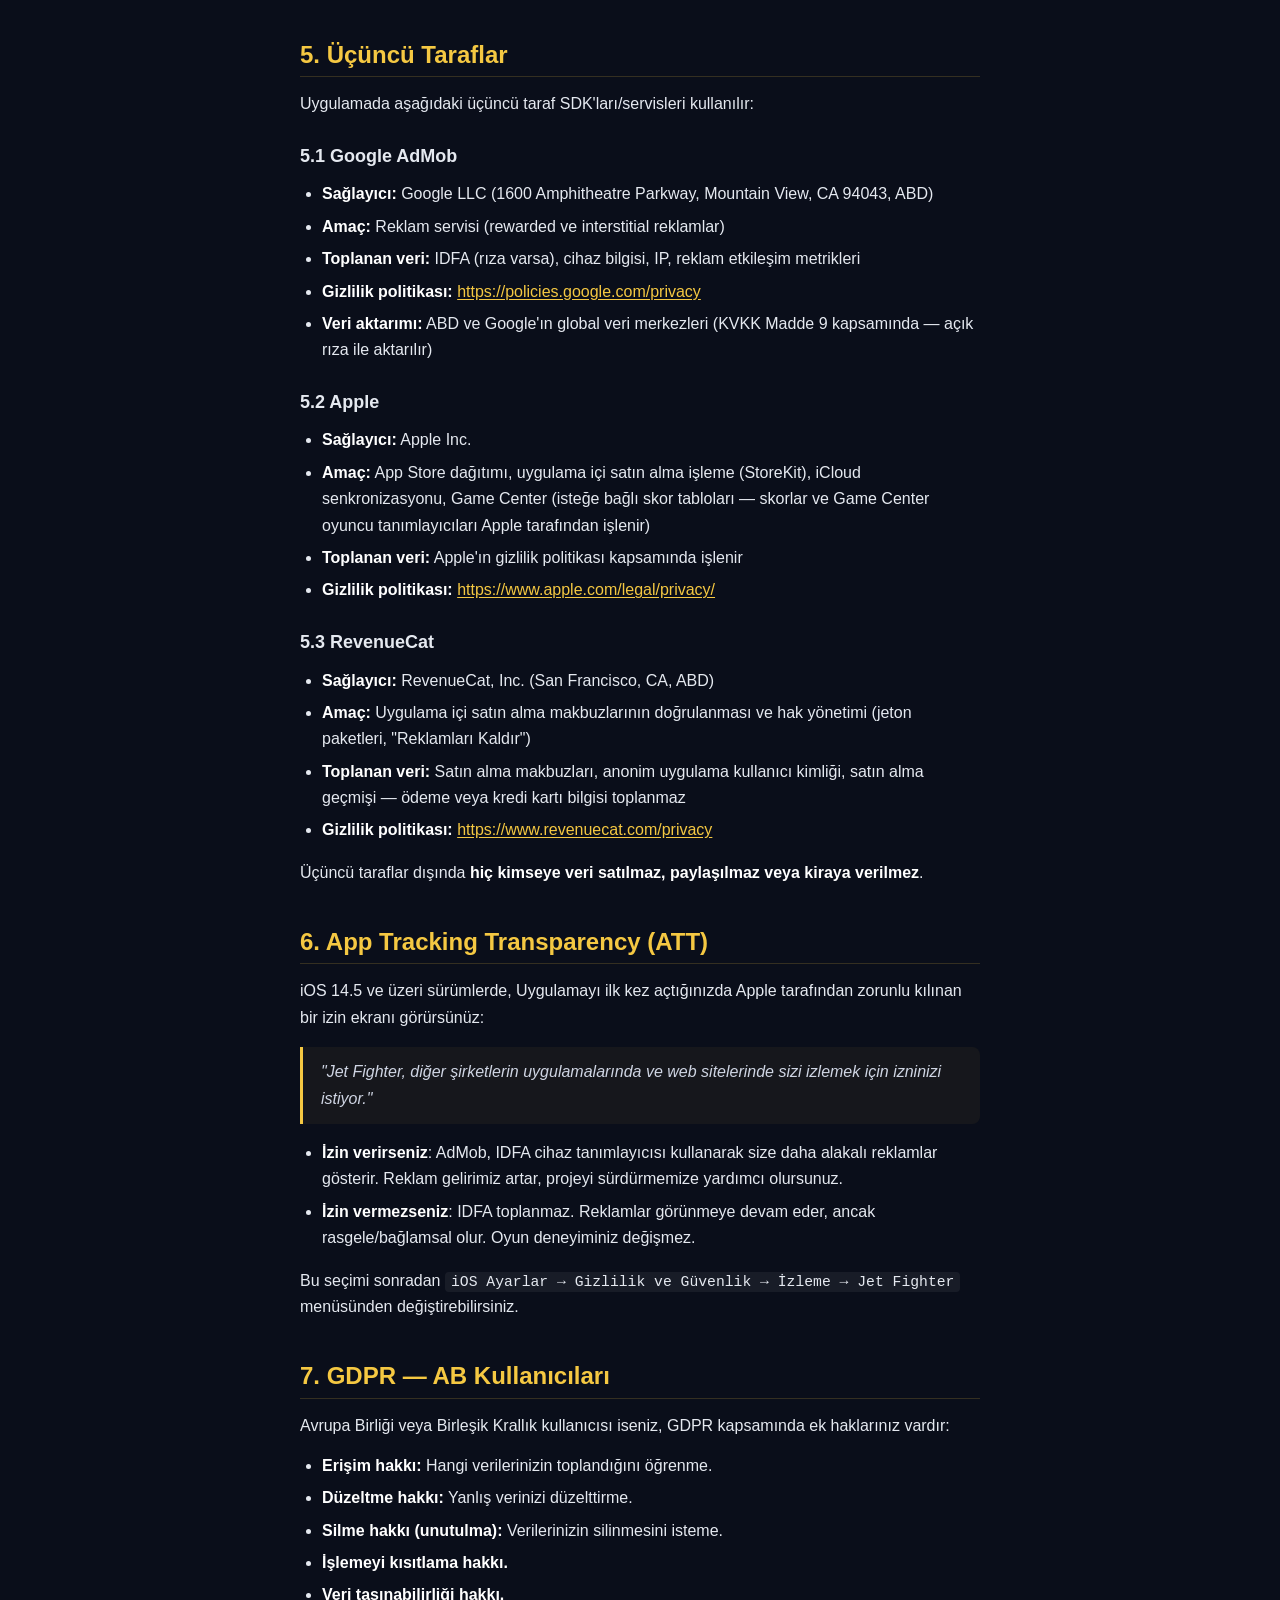
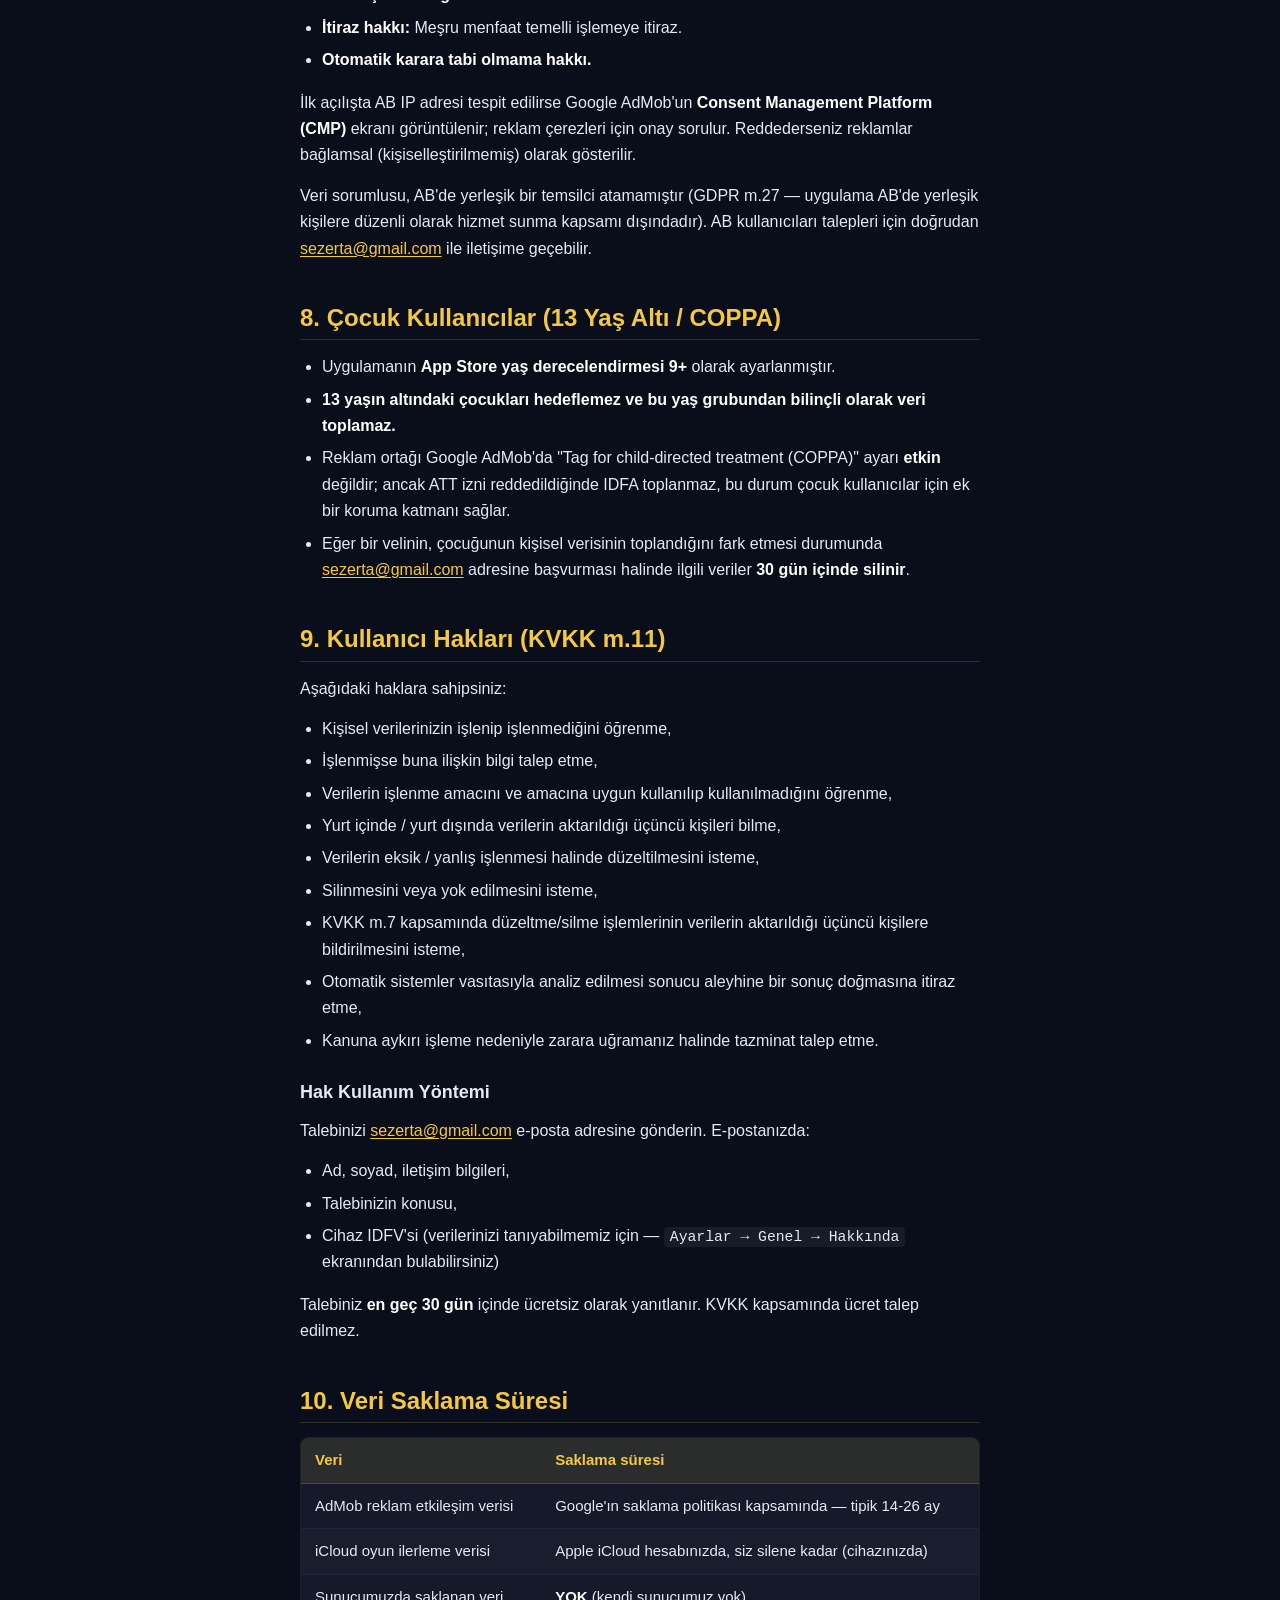
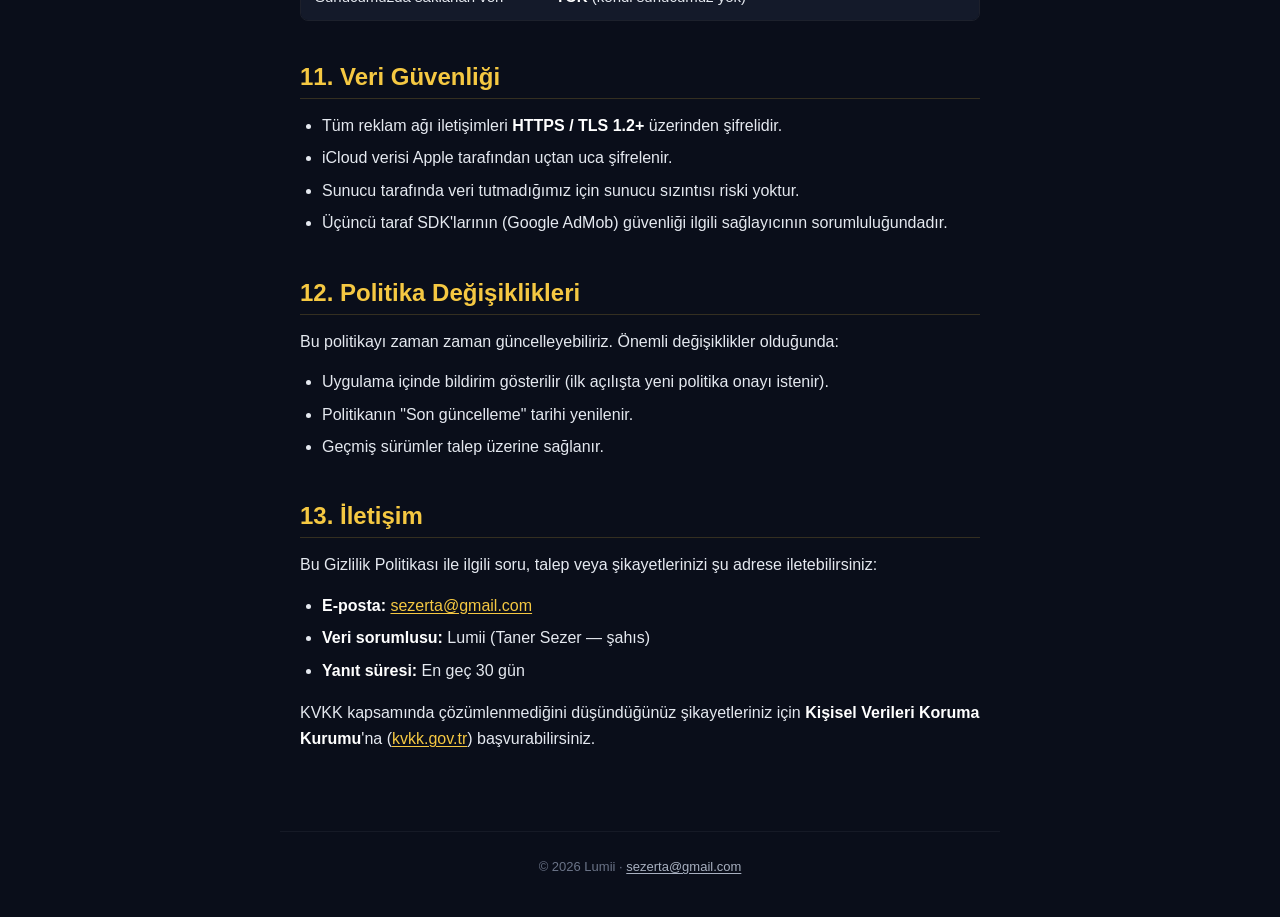
<file: jetfighter/tr.html>
<!DOCTYPE html>
<html lang="tr">
<head>
<meta charset="UTF-8">
<meta name="viewport" content="width=device-width, initial-scale=1">
<meta name="description" content="Jet Fighter mobil oyunu için Gizlilik Politikası (KVKK, GDPR, COPPA uyumlu).">
<title>Gizlilik Politikası — Jet Fighter</title>
<link rel="alternate" hreflang="en" href="/jetfighter/en">
<link rel="alternate" hreflang="tr" href="/jetfighter/tr">
<style>
  *,*::before,*::after{box-sizing:border-box;margin:0;padding:0}
  html{scroll-behavior:smooth}
  body{
    font-family:-apple-system,BlinkMacSystemFont,"Segoe UI",sans-serif;
    background:#0a0e1a;
    color:#e5e9f0;
    line-height:1.65;
    font-size:16px;
    -webkit-font-smoothing:antialiased;
  }
  .topbar{
    position:sticky;top:0;z-index:10;
    background:rgba(10,14,26,.92);
    backdrop-filter:saturate(140%) blur(8px);
    -webkit-backdrop-filter:saturate(140%) blur(8px);
    border-bottom:1px solid rgba(255,255,255,.06);
  }
  .topbar-inner{
    max-width:720px;margin:0 auto;
    display:flex;align-items:center;justify-content:space-between;
    padding:14px 20px;gap:16px;
  }
  .brand{font-weight:800;color:#f5c842;font-size:17px;letter-spacing:.01em;text-decoration:none}
  .brand:hover{opacity:.85}
  .switch{
    color:#a8b0c0;font-size:14px;text-decoration:none;
    padding:6px 12px;border:1px solid rgba(245,200,66,.25);border-radius:8px;
    transition:border-color .15s ease,color .15s ease;
  }
  .switch:hover{color:#f5c842;border-color:#f5c842}
  main{max-width:720px;margin:0 auto;padding:32px 20px 64px}
  h1{
    font-size:clamp(28px,5vw,38px);
    font-weight:800;line-height:1.2;letter-spacing:-.01em;
    margin-bottom:18px;color:#fff;
  }
  h2{
    font-size:clamp(20px,3vw,24px);
    font-weight:700;line-height:1.3;
    margin:40px 0 14px;color:#f5c842;
    padding-bottom:6px;border-bottom:1px solid rgba(245,200,66,.18);
  }
  h3{font-size:18px;font-weight:700;margin:24px 0 10px;color:#e5e9f0}
  p{margin:0 0 14px}
  ul{margin:0 0 16px;padding-left:22px}
  li{margin:0 0 6px}
  strong{color:#fff;font-weight:700}
  a{color:#f5c842;text-decoration:underline;text-underline-offset:2px}
  a:hover{text-decoration:none}
  hr{border:0;height:1px;background:rgba(255,255,255,.08);margin:32px 0}
  blockquote{
    border-left:3px solid #f5c842;
    background:rgba(245,200,66,.05);
    padding:12px 18px;margin:16px 0;
    color:#cfd5e3;font-style:italic;border-radius:0 8px 8px 0;
  }
  code{
    font-family:ui-monospace,SFMono-Regular,Menlo,monospace;
    background:rgba(255,255,255,.06);
    padding:2px 6px;border-radius:4px;font-size:.92em;
  }
  .meta{
    background:#141a2a;border:1px solid rgba(255,255,255,.06);
    border-radius:10px;padding:16px 20px;margin:0 0 28px;
    font-size:15px;color:#cfd5e3;
  }
  .meta p{margin:0 0 4px}
  .meta p:last-child{margin:0}
  .table-wrap{overflow-x:auto;margin:0 0 18px;border-radius:8px;border:1px solid rgba(255,255,255,.08)}
  table{
    width:100%;border-collapse:collapse;
    font-size:15px;background:#141a2a;
  }
  thead th{
    background:rgba(245,200,66,.1);
    color:#f5c842;font-weight:700;text-align:left;
    padding:10px 14px;border-bottom:1px solid rgba(245,200,66,.25);
  }
  tbody td{
    padding:10px 14px;
    border-bottom:1px solid rgba(255,255,255,.05);
    vertical-align:top;
  }
  tbody tr:nth-child(even){background:rgba(255,255,255,.02)}
  tbody tr:last-child td{border-bottom:0}
  footer{
    max-width:720px;margin:0 auto;padding:24px 20px 40px;
    color:#6b7488;font-size:13px;text-align:center;
    border-top:1px solid rgba(255,255,255,.05);
  }
  footer a{color:#a8b0c0}
  @media print{
    body{background:#fff;color:#000;font-size:11pt}
    .topbar,.switch{display:none}
    h1,h3{color:#000}
    h2{color:#000;border-bottom-color:#000}
    strong{color:#000}
    a{color:#000;text-decoration:underline}
    table,.meta,blockquote{background:#fff;border-color:#000;color:#000}
    thead th{background:#eee;color:#000;border-bottom-color:#000}
    tbody tr:nth-child(even){background:#f7f7f7}
  }
</style>
</head>
<body>
<header class="topbar">
  <div class="topbar-inner">
    <a class="brand" href="/jetfighter/">Jet Fighter</a>
    <a class="switch" href="/jetfighter/en" hreflang="en" aria-label="Switch to English">← Switch language</a>
  </div>
</header>
<main>
  <h1>Gizlilik Politikası — Jet Fighter</h1>
  <div class="meta">
    <p><strong>Yürürlük tarihi:</strong> 10 Mayıs 2026</p>
    <p><strong>Son güncelleme:</strong> 11 Temmuz 2026</p>
    <p><strong>Uygulama adı:</strong> Jet Fighter</p>
    <p><strong>Yayıncı / Veri Sorumlusu:</strong> Lumii (Taner Sezer — şahıs)</p>
    <p><strong>İletişim:</strong> <a href="mailto:sezerta@gmail.com">sezerta@gmail.com</a></p>
  </div>

  <h2>1. Genel Bilgi</h2>
  <p>Bu Gizlilik Politikası, Taner Sezer ("biz", "veri sorumlusu") tarafından geliştirilen ve App Store üzerinden dağıtılan <strong>Jet Fighter</strong> mobil uygulamasının ("Uygulama") kullanıcılarının ("siz", "kullanıcı") kişisel verilerini nasıl topladığımızı, işlediğimizi, sakladığımızı ve koruduğumuzu açıklar.</p>
  <p>Uygulamayı indirip kullandığınızda bu politikayı kabul etmiş sayılırsınız. Politikayı kabul etmiyorsanız Uygulamayı kullanmamanızı rica ederiz.</p>
  <p>Bu politika; <strong>6698 sayılı Kişisel Verilerin Korunması Kanunu (KVKK)</strong>, <strong>Avrupa Birliği Genel Veri Koruma Tüzüğü (GDPR)</strong>, <strong>Apple App Store Geliştirici Yönergeleri</strong> ve <strong>Google AdMob Politikaları</strong> ile uyumludur.</p>

  <h2>2. Veri Sorumlusu</h2>
  <div class="table-wrap">
    <table>
      <thead><tr><th>Bilgi</th><th>Detay</th></tr></thead>
      <tbody>
        <tr><td>Veri sorumlusu</td><td>Lumii (Taner Sezer — şahıs)</td></tr>
        <tr><td>Marka</td><td>Lumii</td></tr>
        <tr><td>Ülke</td><td>Türkiye Cumhuriyeti</td></tr>
        <tr><td>İletişim e-postası</td><td><a href="mailto:sezerta@gmail.com">sezerta@gmail.com</a></td></tr>
        <tr><td>KVKK iletişim noktası</td><td><a href="mailto:sezerta@gmail.com">sezerta@gmail.com</a></td></tr>
      </tbody>
    </table>
  </div>

  <h2>3. Topladığımız Veriler</h2>
  <p>Uygulama, çalışma için <strong>doğrudan kullanıcı kaydı yapmaz</strong>, hesap oluşturmanızı istemez ve adınızı, telefon numaranızı, fotoğrafınızı veya konumunuzu doğrudan toplamaz.</p>
  <p>Aşağıdaki veriler <strong>otomatik olarak</strong> veya <strong>üçüncü taraf iş ortaklarımız (reklam için Google AdMob; uygulama içi satın almalar için Apple ve RevenueCat) tarafından</strong> toplanır:</p>

  <h3>3.1 Cihaz ve Teknik Bilgiler</h3>
  <ul>
    <li>Cihaz modeli (örn: iPhone 15 Pro)</li>
    <li>iOS sürümü</li>
    <li>Cihaz dili ve bölge ayarı</li>
    <li>Uygulamanın anonim cihaz tanımlayıcısı (IDFV)</li>
  </ul>

  <h3>3.2 Reklam Tanımlayıcıları</h3>
  <ul>
    <li><strong>IDFA (Identifier for Advertisers):</strong> yalnızca <strong>Apple App Tracking Transparency (ATT)</strong> ekranında "Allow / İzin ver" seçimini yaparsanız toplanır. Reddederseniz IDFA toplanmaz, reklamlar görünmeye devam eder ancak kişiselleştirilmez.</li>
    <li>IP adresi (yaklaşık coğrafi konum çıkarımı için, hassas konum değil)</li>
  </ul>

  <h3>3.3 Reklam Etkileşim Verisi</h3>
  <ul>
    <li>Reklam görüntüleme sayısı, tıklama sayısı, tamamlanan ödüllü video sayısı (Google AdMob tarafından)</li>
  </ul>

  <h3>3.4 Oyun İçi Olay Verisi (Lokal)</h3>
  <ul>
    <li>Mevcut seviye, kazanılan yıldız sayısı, açılan kostüm/skin, en yüksek skor — bu veriler <strong>yalnızca cihazınızda</strong> Apple iCloud Key-Value Store ile senkronize edilir; sunucumuza gönderilmez.</li>
  </ul>

  <h3>3.5 Uygulama İçi Satın Almalar</h3>
  <p>Uygulama <strong>isteğe bağlı uygulama içi satın almalar</strong> sunar: tüketilebilir jeton paketleri (0,99$ / 1,99$ / 3,99$) ve tek seferlik, kalıcı <strong>"Reklamları Kaldır"</strong> satın alması (4,99$). Tüm satın almalar <strong>tamamen Apple tarafından</strong> (StoreKit) işlenir; Uygulama <strong>kredi kartı veya ödeme bilgilerinizi hiçbir şekilde toplamaz ve görmez</strong>.</p>
  <ul>
    <li>Satın alma makbuzları ve <strong>anonim uygulama kullanıcı kimliği</strong>, hak yönetimi (hangi satın almalara sahip olduğunuzun belirlenmesi) için <strong>RevenueCat</strong> üzerinden doğrulanır. Bkz. <a href="https://www.revenuecat.com/privacy" target="_blank" rel="noopener noreferrer">https://www.revenuecat.com/privacy</a>.</li>
    <li>Satın almalar <strong>Uygulama üzerinden iade edilemez</strong>; iade talepleri Apple tarafından <a href="https://reportaproblem.apple.com" target="_blank" rel="noopener noreferrer">reportaproblem.apple.com</a> üzerinden karşılanır.</li>
  </ul>

  <h3>3.6 Game Center</h3>
  <ul>
    <li>İsteğe bağlı skor tabloları (liderlik tabloları) için Apple <strong>Game Center</strong> kullanılır; skorlar ve Game Center oyuncu tanımlayıcıları Apple'ın gizlilik politikası kapsamında <strong>Apple</strong> tarafından işlenir.</li>
  </ul>

  <h3>3.7 Toplanmayan Veriler</h3>
  <p>Aşağıdaki veriler <strong>kesinlikle toplanmaz</strong>:</p>
  <ul>
    <li>Ad-soyad, doğum tarihi, e-posta, telefon numarası</li>
    <li>Hassas konum (GPS)</li>
    <li>Fotoğraf, kamera, mikrofon, sağlık, takvim, kişiler</li>
    <li>Kredi kartı veya ödeme bilgisi (tüm uygulama içi satın almalar tamamen Apple tarafından işlenir; ödeme bilgileriniz bize hiçbir zaman ulaşmaz)</li>
  </ul>

  <h2>4. Verileri Toplama ve İşleme Amaçları</h2>
  <div class="table-wrap">
    <table>
      <thead><tr><th>Amaç</th><th>Veri Kategorisi</th><th>KVKK Hukuki Dayanak</th></tr></thead>
      <tbody>
        <tr><td>Reklam gösterimi (kişiselleştirilmiş veya bağlamsal)</td><td>Cihaz, IDFA, IP</td><td>KVKK m.5/2-f (meşru menfaat) + açık rıza (ATT)</td></tr>
        <tr><td>Reklam dolandırıcılığını önleme</td><td>Cihaz, IP</td><td>KVKK m.5/2-f (meşru menfaat)</td></tr>
        <tr><td>Uygulama performans izleme ve hata ayıklama</td><td>Cihaz, iOS sürümü</td><td>KVKK m.5/2-f (meşru menfaat)</td></tr>
        <tr><td>Oyun ilerlemesinin cihazlar arası senkronizasyonu (iCloud)</td><td>Oyun içi ilerleme</td><td>Apple iCloud kapsamında işlenir, sunucumuza gelmez</td></tr>
        <tr><td>Uygulama içi satın alma hak yönetimi (RevenueCat)</td><td>Satın alma makbuzu, anonim uygulama kullanıcı kimliği</td><td>KVKK m.5/2-c (sözleşmenin ifası)</td></tr>
        <tr><td>Yasal yükümlülük (talep halinde)</td><td>Tümü</td><td>KVKK m.5/2-a, m.5/2-ç</td></tr>
      </tbody>
    </table>
  </div>

  <h2>5. Üçüncü Taraflar</h2>
  <p>Uygulamada aşağıdaki üçüncü taraf SDK'ları/servisleri kullanılır:</p>

  <h3>5.1 Google AdMob</h3>
  <ul>
    <li><strong>Sağlayıcı:</strong> Google LLC (1600 Amphitheatre Parkway, Mountain View, CA 94043, ABD)</li>
    <li><strong>Amaç:</strong> Reklam servisi (rewarded ve interstitial reklamlar)</li>
    <li><strong>Toplanan veri:</strong> IDFA (rıza varsa), cihaz bilgisi, IP, reklam etkileşim metrikleri</li>
    <li><strong>Gizlilik politikası:</strong> <a href="https://policies.google.com/privacy" target="_blank" rel="noopener noreferrer">https://policies.google.com/privacy</a></li>
    <li><strong>Veri aktarımı:</strong> ABD ve Google'ın global veri merkezleri (KVKK Madde 9 kapsamında — açık rıza ile aktarılır)</li>
  </ul>

  <h3>5.2 Apple</h3>
  <ul>
    <li><strong>Sağlayıcı:</strong> Apple Inc.</li>
    <li><strong>Amaç:</strong> App Store dağıtımı, uygulama içi satın alma işleme (StoreKit), iCloud senkronizasyonu, Game Center (isteğe bağlı skor tabloları — skorlar ve Game Center oyuncu tanımlayıcıları Apple tarafından işlenir)</li>
    <li><strong>Toplanan veri:</strong> Apple'ın gizlilik politikası kapsamında işlenir</li>
    <li><strong>Gizlilik politikası:</strong> <a href="https://www.apple.com/legal/privacy/" target="_blank" rel="noopener noreferrer">https://www.apple.com/legal/privacy/</a></li>
  </ul>

  <h3>5.3 RevenueCat</h3>
  <ul>
    <li><strong>Sağlayıcı:</strong> RevenueCat, Inc. (San Francisco, CA, ABD)</li>
    <li><strong>Amaç:</strong> Uygulama içi satın alma makbuzlarının doğrulanması ve hak yönetimi (jeton paketleri, "Reklamları Kaldır")</li>
    <li><strong>Toplanan veri:</strong> Satın alma makbuzları, anonim uygulama kullanıcı kimliği, satın alma geçmişi — ödeme veya kredi kartı bilgisi toplanmaz</li>
    <li><strong>Gizlilik politikası:</strong> <a href="https://www.revenuecat.com/privacy" target="_blank" rel="noopener noreferrer">https://www.revenuecat.com/privacy</a></li>
  </ul>

  <p>Üçüncü taraflar dışında <strong>hiç kimseye veri satılmaz, paylaşılmaz veya kiraya verilmez</strong>.</p>

  <h2>6. App Tracking Transparency (ATT)</h2>
  <p>iOS 14.5 ve üzeri sürümlerde, Uygulamayı ilk kez açtığınızda Apple tarafından zorunlu kılınan bir izin ekranı görürsünüz:</p>
  <blockquote>"Jet Fighter, diğer şirketlerin uygulamalarında ve web sitelerinde sizi izlemek için izninizi istiyor."</blockquote>
  <ul>
    <li><strong>İzin verirseniz</strong>: AdMob, IDFA cihaz tanımlayıcısı kullanarak size daha alakalı reklamlar gösterir. Reklam gelirimiz artar, projeyi sürdürmemize yardımcı olursunuz.</li>
    <li><strong>İzin vermezseniz</strong>: IDFA toplanmaz. Reklamlar görünmeye devam eder, ancak rasgele/bağlamsal olur. Oyun deneyiminiz değişmez.</li>
  </ul>
  <p>Bu seçimi sonradan <code>iOS Ayarlar → Gizlilik ve Güvenlik → İzleme → Jet Fighter</code> menüsünden değiştirebilirsiniz.</p>

  <h2>7. GDPR — AB Kullanıcıları</h2>
  <p>Avrupa Birliği veya Birleşik Krallık kullanıcısı iseniz, GDPR kapsamında ek haklarınız vardır:</p>
  <ul>
    <li><strong>Erişim hakkı:</strong> Hangi verilerinizin toplandığını öğrenme.</li>
    <li><strong>Düzeltme hakkı:</strong> Yanlış verinizi düzelttirme.</li>
    <li><strong>Silme hakkı (unutulma):</strong> Verilerinizin silinmesini isteme.</li>
    <li><strong>İşlemeyi kısıtlama hakkı.</strong></li>
    <li><strong>Veri taşınabilirliği hakkı.</strong></li>
    <li><strong>İtiraz hakkı:</strong> Meşru menfaat temelli işlemeye itiraz.</li>
    <li><strong>Otomatik karara tabi olmama hakkı.</strong></li>
  </ul>
  <p>İlk açılışta AB IP adresi tespit edilirse Google AdMob'un <strong>Consent Management Platform (CMP)</strong> ekranı görüntülenir; reklam çerezleri için onay sorulur. Reddederseniz reklamlar bağlamsal (kişiselleştirilmemiş) olarak gösterilir.</p>
  <p>Veri sorumlusu, AB'de yerleşik bir temsilci atamamıştır (GDPR m.27 — uygulama AB'de yerleşik kişilere düzenli olarak hizmet sunma kapsamı dışındadır). AB kullanıcıları talepleri için doğrudan <a href="mailto:sezerta@gmail.com">sezerta@gmail.com</a> ile iletişime geçebilir.</p>

  <h2>8. Çocuk Kullanıcılar (13 Yaş Altı / COPPA)</h2>
  <ul>
    <li>Uygulamanın <strong>App Store yaş derecelendirmesi 9+</strong> olarak ayarlanmıştır.</li>
    <li><strong>13 yaşın altındaki çocukları hedeflemez ve bu yaş grubundan bilinçli olarak veri toplamaz.</strong></li>
    <li>Reklam ortağı Google AdMob'da "Tag for child-directed treatment (COPPA)" ayarı <strong>etkin</strong> değildir; ancak ATT izni reddedildiğinde IDFA toplanmaz, bu durum çocuk kullanıcılar için ek bir koruma katmanı sağlar.</li>
    <li>Eğer bir velinin, çocuğunun kişisel verisinin toplandığını fark etmesi durumunda <a href="mailto:sezerta@gmail.com">sezerta@gmail.com</a> adresine başvurması halinde ilgili veriler <strong>30 gün içinde silinir</strong>.</li>
  </ul>

  <h2>9. Kullanıcı Hakları (KVKK m.11)</h2>
  <p>Aşağıdaki haklara sahipsiniz:</p>
  <ul>
    <li>Kişisel verilerinizin işlenip işlenmediğini öğrenme,</li>
    <li>İşlenmişse buna ilişkin bilgi talep etme,</li>
    <li>Verilerin işlenme amacını ve amacına uygun kullanılıp kullanılmadığını öğrenme,</li>
    <li>Yurt içinde / yurt dışında verilerin aktarıldığı üçüncü kişileri bilme,</li>
    <li>Verilerin eksik / yanlış işlenmesi halinde düzeltilmesini isteme,</li>
    <li>Silinmesini veya yok edilmesini isteme,</li>
    <li>KVKK m.7 kapsamında düzeltme/silme işlemlerinin verilerin aktarıldığı üçüncü kişilere bildirilmesini isteme,</li>
    <li>Otomatik sistemler vasıtasıyla analiz edilmesi sonucu aleyhine bir sonuç doğmasına itiraz etme,</li>
    <li>Kanuna aykırı işleme nedeniyle zarara uğramanız halinde tazminat talep etme.</li>
  </ul>

  <h3>Hak Kullanım Yöntemi</h3>
  <p>Talebinizi <a href="mailto:sezerta@gmail.com">sezerta@gmail.com</a> e-posta adresine gönderin. E-postanızda:</p>
  <ul>
    <li>Ad, soyad, iletişim bilgileri,</li>
    <li>Talebinizin konusu,</li>
    <li>Cihaz IDFV'si (verilerinizi tanıyabilmemiz için — <code>Ayarlar → Genel → Hakkında</code> ekranından bulabilirsiniz)</li>
  </ul>
  <p>Talebiniz <strong>en geç 30 gün</strong> içinde ücretsiz olarak yanıtlanır. KVKK kapsamında ücret talep edilmez.</p>

  <h2>10. Veri Saklama Süresi</h2>
  <div class="table-wrap">
    <table>
      <thead><tr><th>Veri</th><th>Saklama süresi</th></tr></thead>
      <tbody>
        <tr><td>AdMob reklam etkileşim verisi</td><td>Google'ın saklama politikası kapsamında — tipik 14-26 ay</td></tr>
        <tr><td>iCloud oyun ilerleme verisi</td><td>Apple iCloud hesabınızda, siz silene kadar (cihazınızda)</td></tr>
        <tr><td>Sunucumuzda saklanan veri</td><td><strong>YOK</strong> (kendi sunucumuz yok)</td></tr>
      </tbody>
    </table>
  </div>

  <h2>11. Veri Güvenliği</h2>
  <ul>
    <li>Tüm reklam ağı iletişimleri <strong>HTTPS / TLS 1.2+</strong> üzerinden şifrelidir.</li>
    <li>iCloud verisi Apple tarafından uçtan uca şifrelenir.</li>
    <li>Sunucu tarafında veri tutmadığımız için sunucu sızıntısı riski yoktur.</li>
    <li>Üçüncü taraf SDK'larının (Google AdMob) güvenliği ilgili sağlayıcının sorumluluğundadır.</li>
  </ul>

  <h2>12. Politika Değişiklikleri</h2>
  <p>Bu politikayı zaman zaman güncelleyebiliriz. Önemli değişiklikler olduğunda:</p>
  <ul>
    <li>Uygulama içinde bildirim gösterilir (ilk açılışta yeni politika onayı istenir).</li>
    <li>Politikanın "Son güncelleme" tarihi yenilenir.</li>
    <li>Geçmiş sürümler talep üzerine sağlanır.</li>
  </ul>

  <h2>13. İletişim</h2>
  <p>Bu Gizlilik Politikası ile ilgili soru, talep veya şikayetlerinizi şu adrese iletebilirsiniz:</p>
  <ul>
    <li><strong>E-posta:</strong> <a href="mailto:sezerta@gmail.com">sezerta@gmail.com</a></li>
    <li><strong>Veri sorumlusu:</strong> Lumii (Taner Sezer — şahıs)</li>
    <li><strong>Yanıt süresi:</strong> En geç 30 gün</li>
  </ul>
  <p>KVKK kapsamında çözümlenmediğini düşündüğünüz şikayetleriniz için <strong>Kişisel Verileri Koruma Kurumu</strong>'na (<a href="https://kvkk.gov.tr" target="_blank" rel="noopener noreferrer">kvkk.gov.tr</a>) başvurabilirsiniz.</p>
</main>
<footer>© 2026 Lumii · <a href="mailto:sezerta@gmail.com">sezerta@gmail.com</a></footer>
</body>
</html>
</file>
<file: hilal/style.css>
:root {
  --green: #0E5C42;
  --green-dark: #0A4632;
  --gold: #C9A24B;
  --cream: #FBF7EE;
  --cream-2: #F3ECDD;
  --ink: #1E2A24;
  --muted: #5C6660;
  --line: #E3DAC6;
}

* { box-sizing: border-box; }

html { scroll-behavior: smooth; }

body {
  margin: 0;
  font-family: -apple-system, BlinkMacSystemFont, "Segoe UI", Roboto, Helvetica, Arial, sans-serif;
  background: var(--cream);
  color: var(--ink);
  line-height: 1.65;
  -webkit-font-smoothing: antialiased;
}

a { color: var(--green); }
a:hover { color: var(--gold); }

.container {
  max-width: 760px;
  margin: 0 auto;
  padding: 0 22px;
}

/* Header */
.site-header {
  background: linear-gradient(160deg, var(--green) 0%, var(--green-dark) 100%);
  color: var(--cream);
  padding: 56px 0 48px;
  text-align: center;
}

.brand {
  display: inline-flex;
  align-items: center;
  gap: 14px;
  margin-bottom: 14px;
}

.brand .moon {
  font-size: 40px;
  line-height: 1;
  color: var(--gold);
}

.brand h1 {
  margin: 0;
  font-size: 38px;
  letter-spacing: 0.5px;
  font-weight: 700;
}

.tagline {
  margin: 0 auto;
  max-width: 520px;
  color: #E9E2CF;
  font-size: 17px;
}

.tagline .tr { display: block; opacity: 0.92; }
.tagline .en { display: block; margin-top: 4px; font-size: 15px; opacity: 0.72; }

/* Buttons */
.actions {
  margin-top: 26px;
  display: flex;
  gap: 12px;
  justify-content: center;
  flex-wrap: wrap;
}

.btn {
  display: inline-block;
  padding: 11px 22px;
  border-radius: 999px;
  font-weight: 600;
  text-decoration: none;
  font-size: 15px;
  transition: transform .12s ease, box-shadow .12s ease;
}

.btn-gold {
  background: var(--gold);
  color: #2A2110;
  box-shadow: 0 4px 14px rgba(201,162,75,.35);
}

.btn-outline {
  border: 1.5px solid rgba(251,247,238,.6);
  color: var(--cream);
}

.btn:hover { transform: translateY(-1px); }

/* Sections */
main { padding: 44px 0 20px; }

.card {
  background: #fff;
  border: 1px solid var(--line);
  border-radius: 16px;
  padding: 28px 28px 22px;
  margin-bottom: 22px;
  box-shadow: 0 1px 0 rgba(0,0,0,.02);
}

.card h2 {
  margin: 0 0 6px;
  font-size: 22px;
  color: var(--green-dark);
}

.card .lead-en {
  color: var(--muted);
  font-size: 15px;
  margin: 0 0 16px;
}

ul.features { margin: 8px 0 0; padding-left: 20px; }
ul.features li { margin-bottom: 6px; }

.contact-row {
  display: flex;
  align-items: center;
  gap: 10px;
  flex-wrap: wrap;
  font-size: 16px;
}

.badge {
  display: inline-block;
  background: var(--cream-2);
  color: var(--green-dark);
  border: 1px solid var(--line);
  border-radius: 999px;
  padding: 4px 12px;
  font-size: 13px;
  font-weight: 600;
  margin: 4px 6px 4px 0;
}

/* Privacy page typography */
.legal h2 {
  margin-top: 34px;
  font-size: 20px;
  color: var(--green-dark);
  border-bottom: 2px solid var(--gold);
  padding-bottom: 6px;
}

.legal h3 {
  margin-top: 22px;
  font-size: 16px;
  color: var(--green);
}

.legal p, .legal li { font-size: 15.5px; }
.legal ul { padding-left: 22px; }

.lang-divider {
  text-align: center;
  margin: 48px 0 0;
  color: var(--muted);
  font-size: 14px;
  position: relative;
}
.lang-divider::before,
.lang-divider::after {
  content: "";
  display: inline-block;
  width: 60px;
  height: 1px;
  background: var(--line);
  vertical-align: middle;
  margin: 0 12px;
}

.updated {
  display: inline-block;
  background: var(--cream-2);
  border: 1px solid var(--line);
  border-radius: 8px;
  padding: 6px 12px;
  font-size: 13px;
  color: var(--muted);
}

.lang-toggle {
  display: flex;
  gap: 8px;
  justify-content: center;
  margin-bottom: 8px;
}
.lang-toggle a {
  text-decoration: none;
  font-weight: 600;
  font-size: 14px;
  padding: 6px 14px;
  border-radius: 999px;
  border: 1px solid var(--line);
  background: #fff;
  color: var(--green-dark);
}

/* Footer */
.site-footer {
  text-align: center;
  padding: 30px 0 44px;
  color: var(--muted);
  font-size: 13px;
}
.site-footer a { color: var(--green); text-decoration: none; }
.site-footer .nav { margin-bottom: 8px; }
.site-footer .nav a { margin: 0 8px; }

@media (max-width: 520px) {
  .brand h1 { font-size: 30px; }
  .site-header { padding: 44px 0 38px; }
  .card { padding: 22px 18px; }
}
</file>
